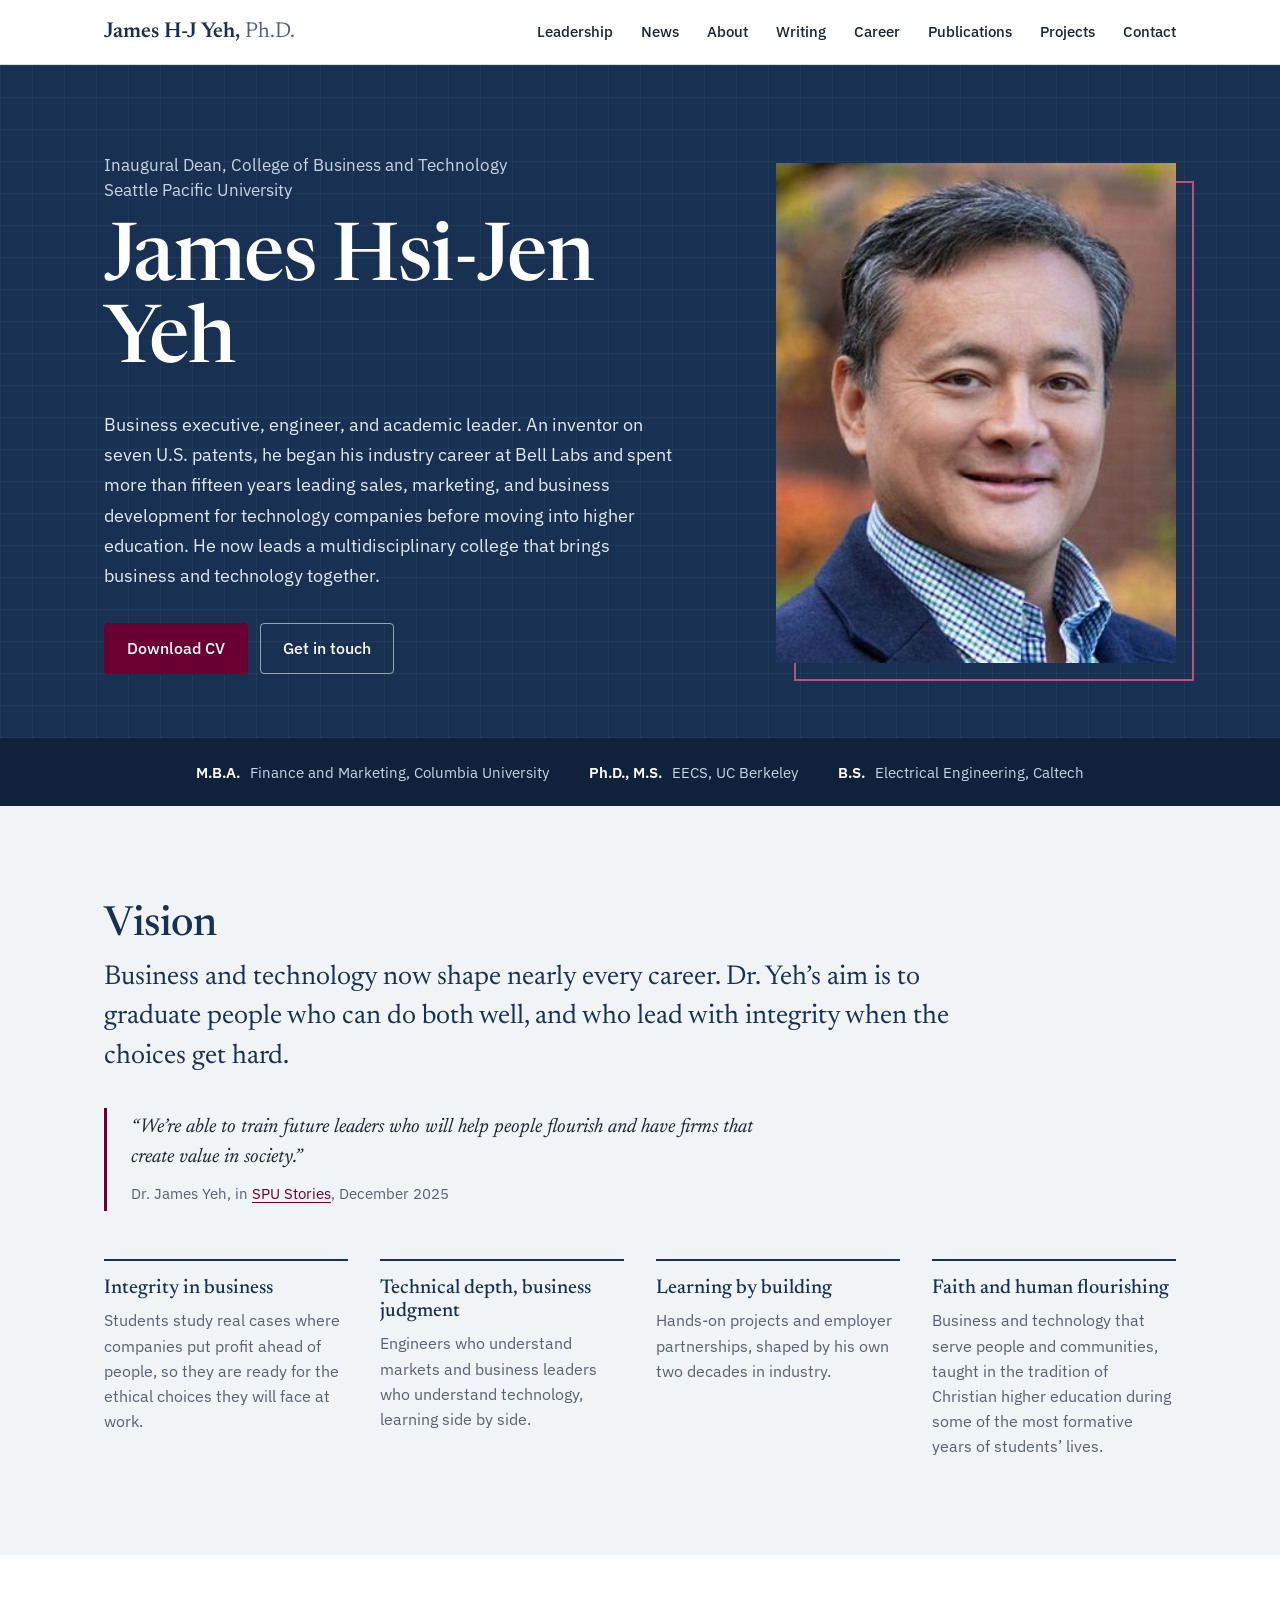
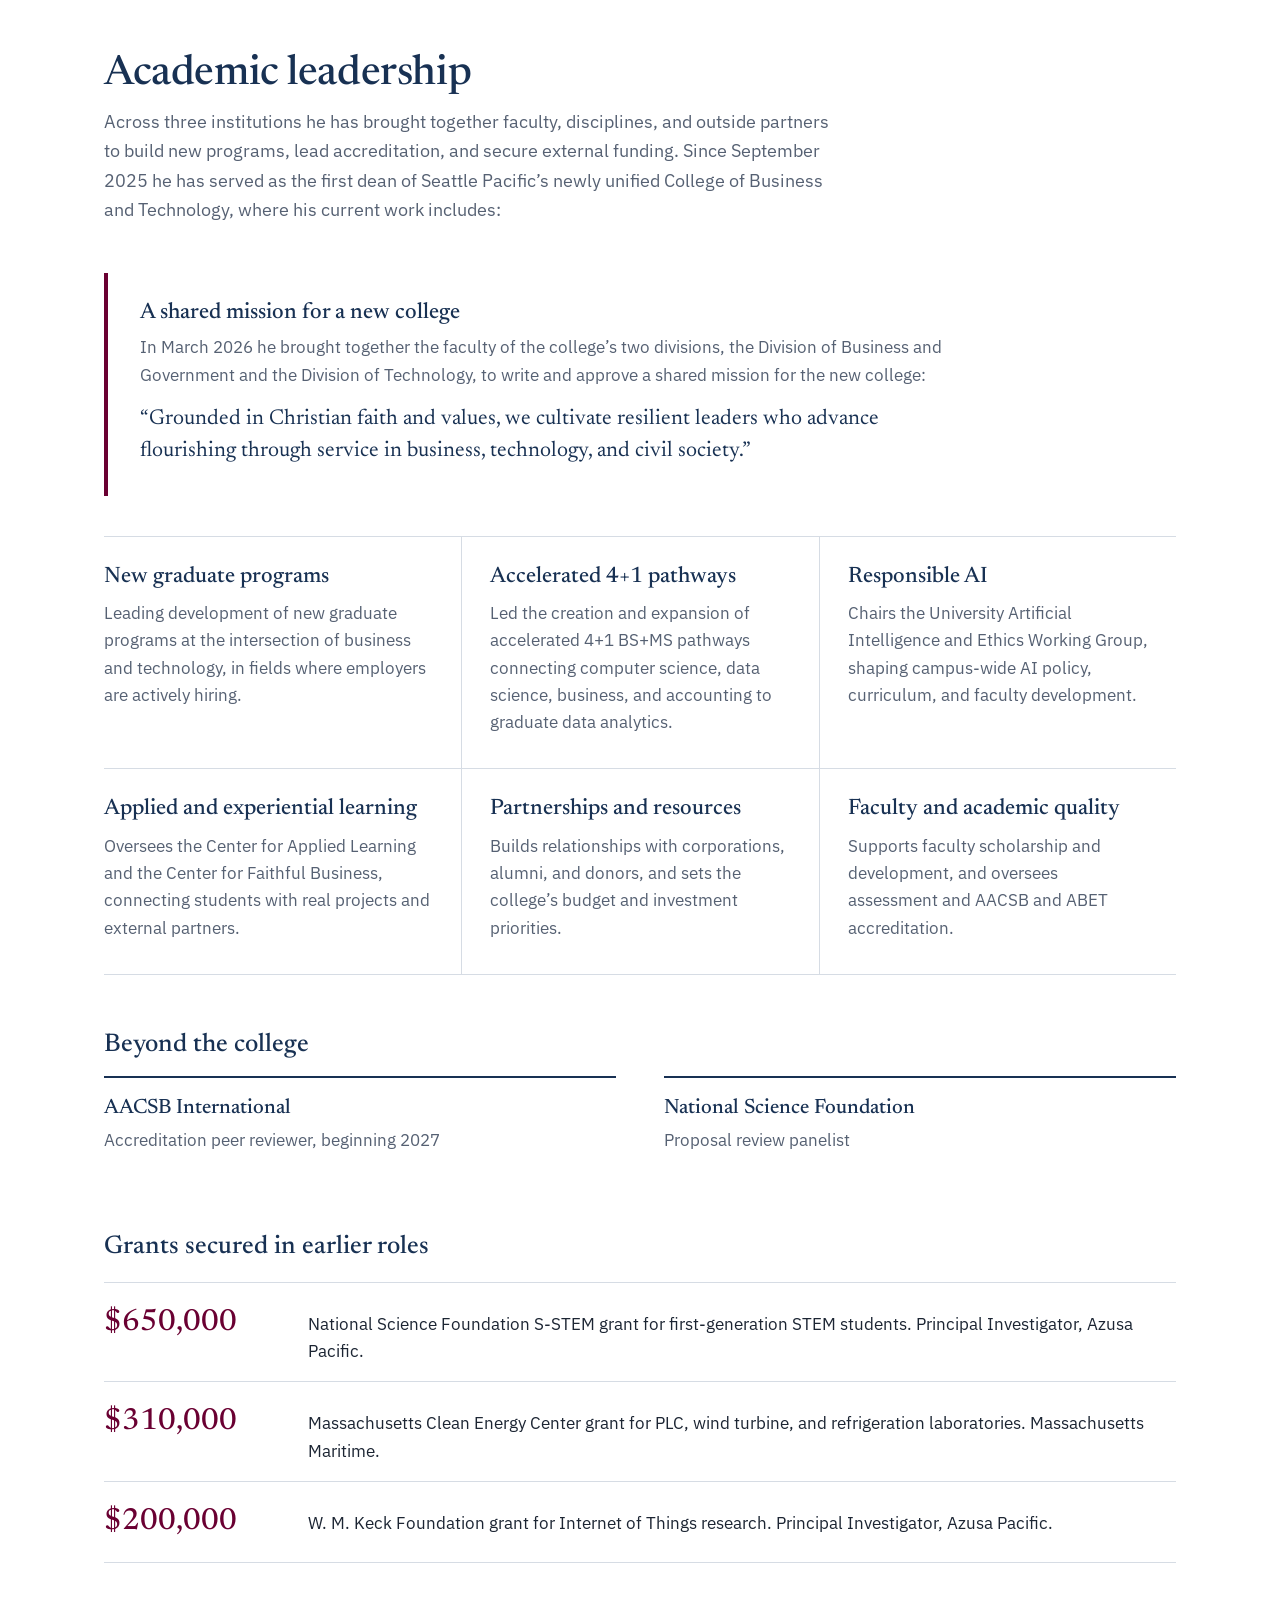
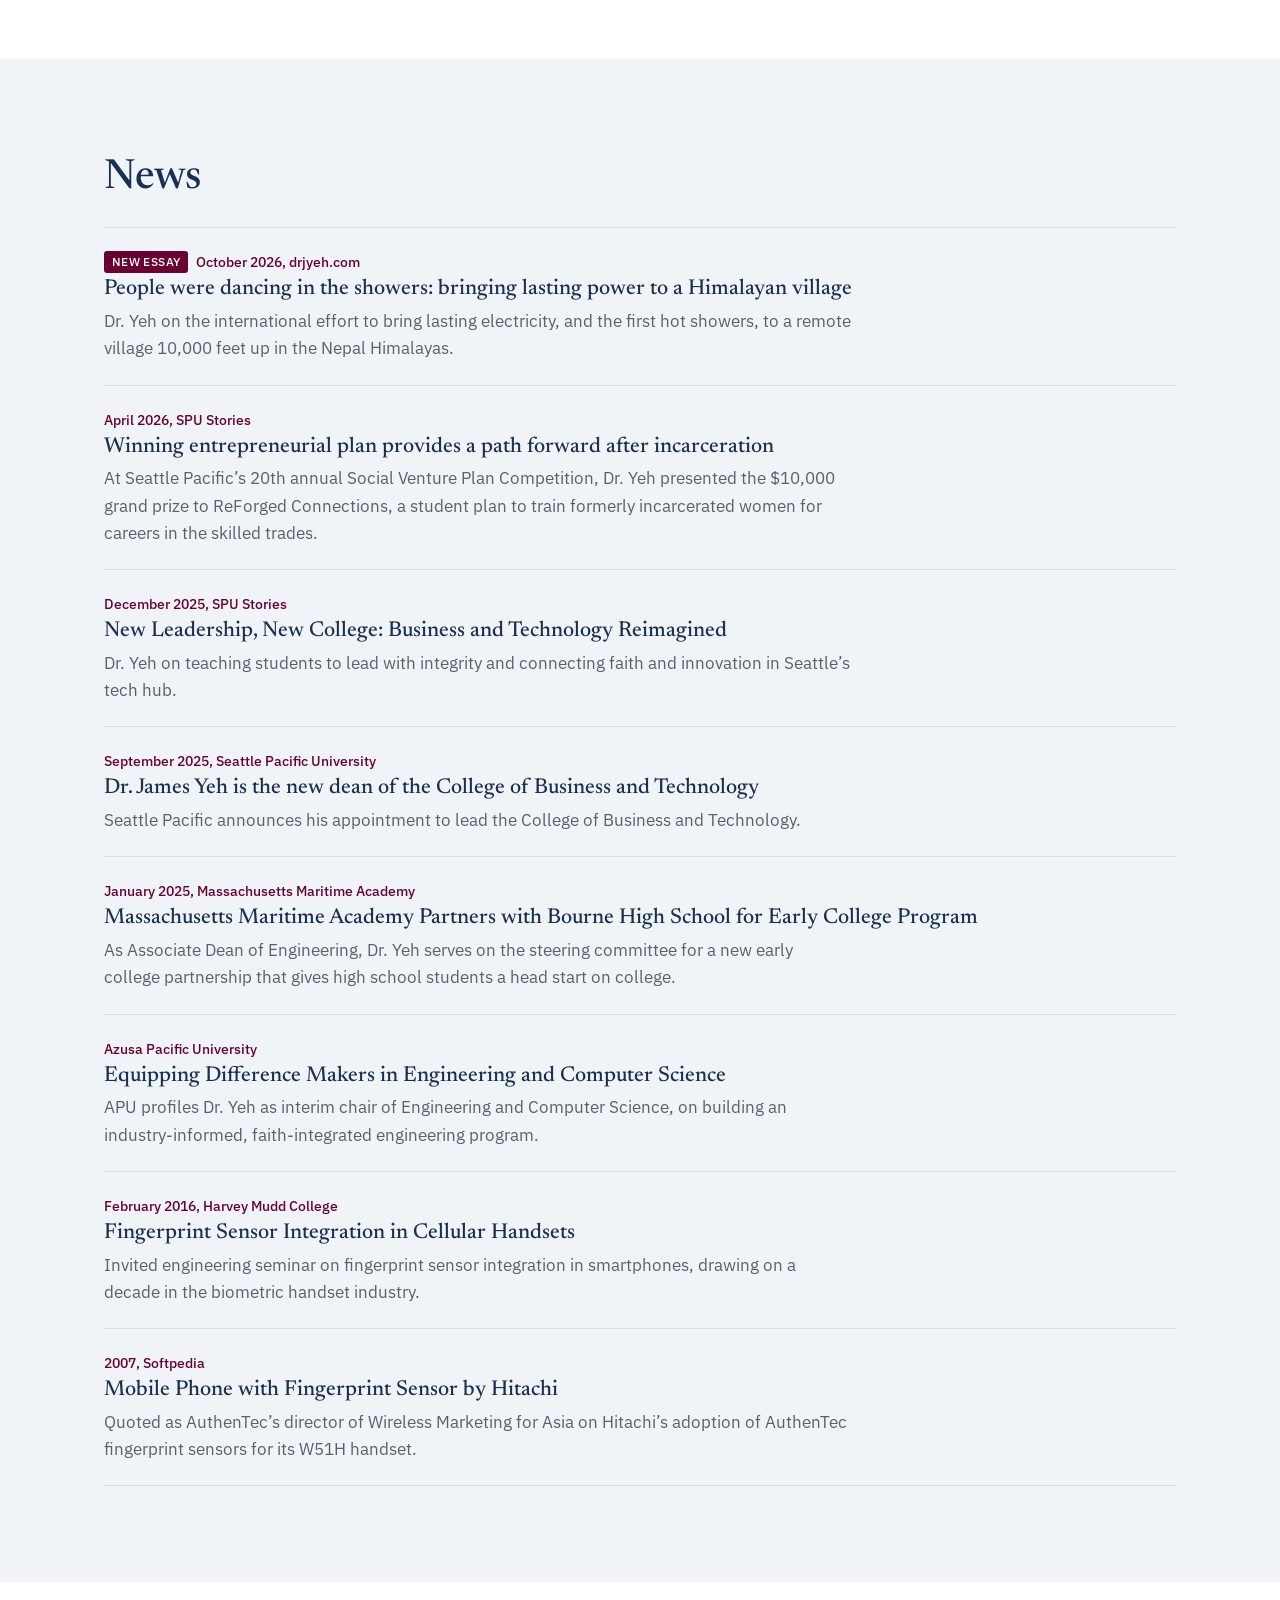
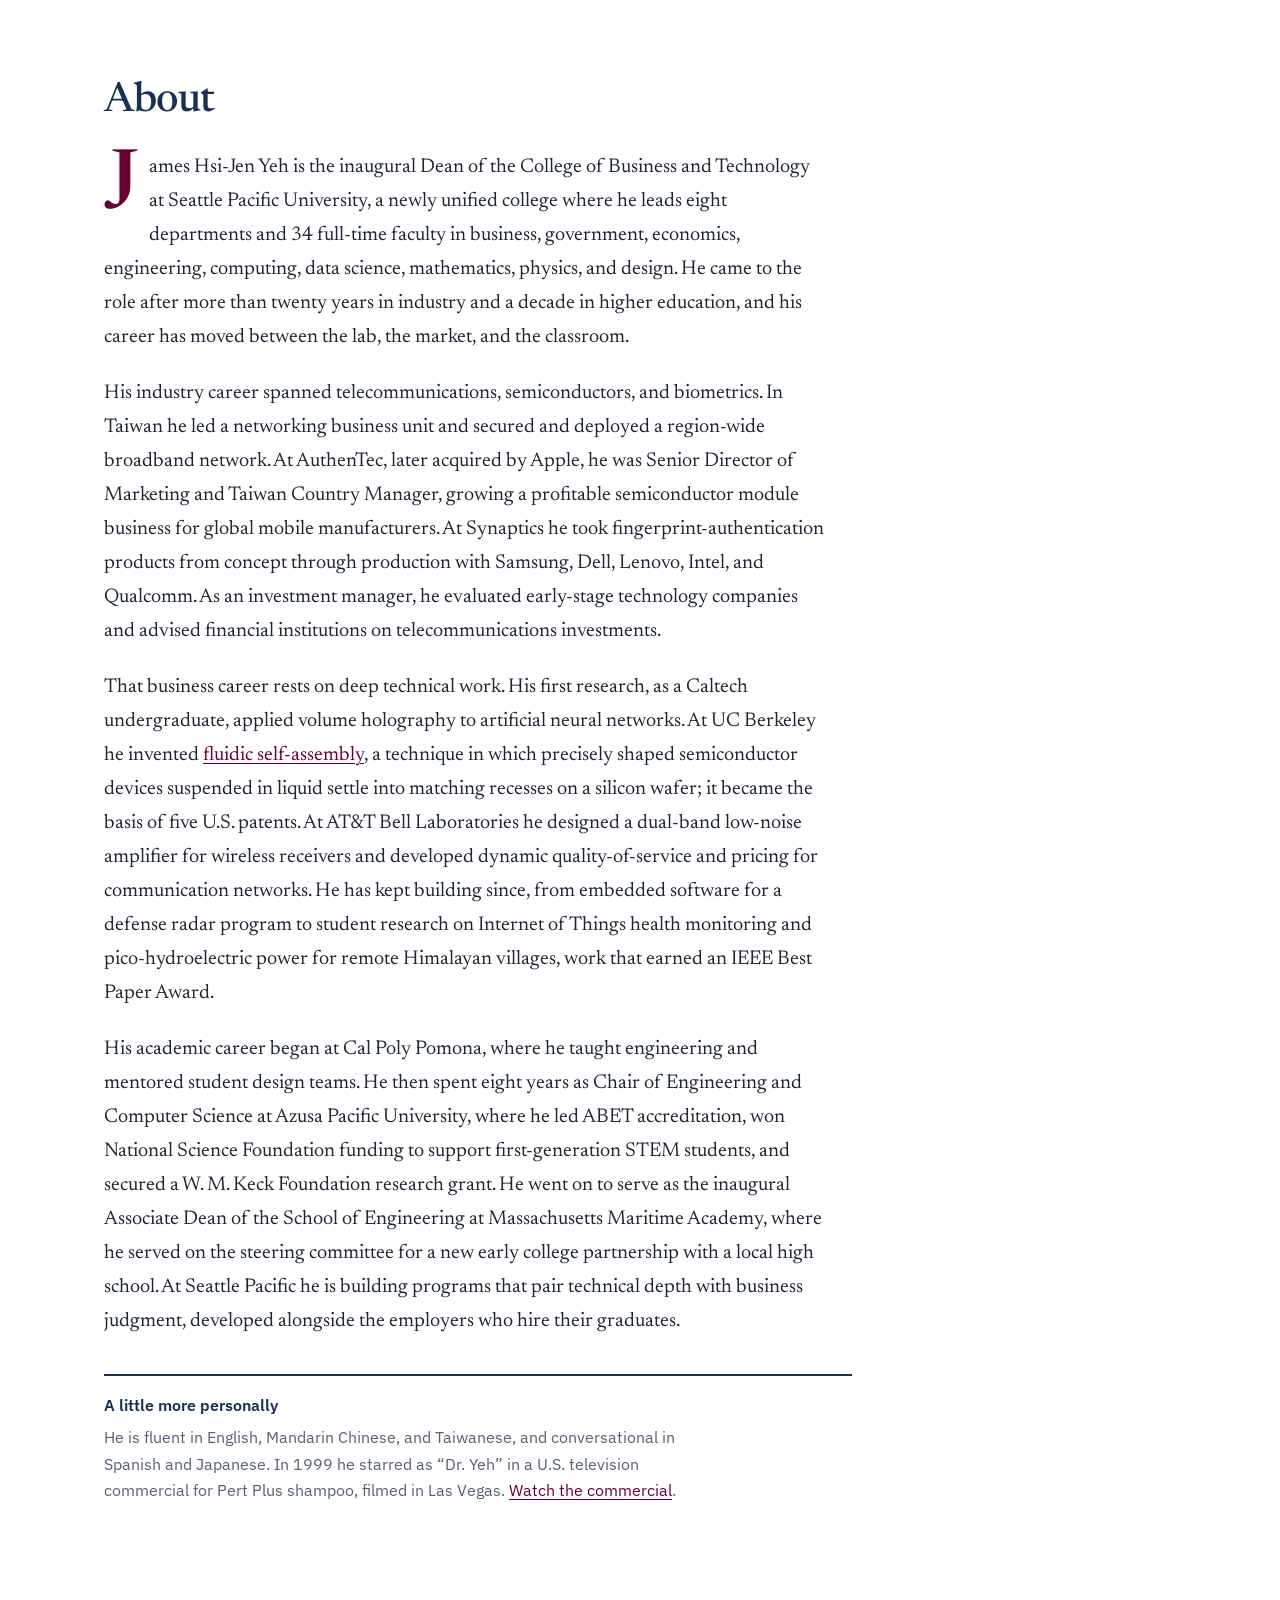
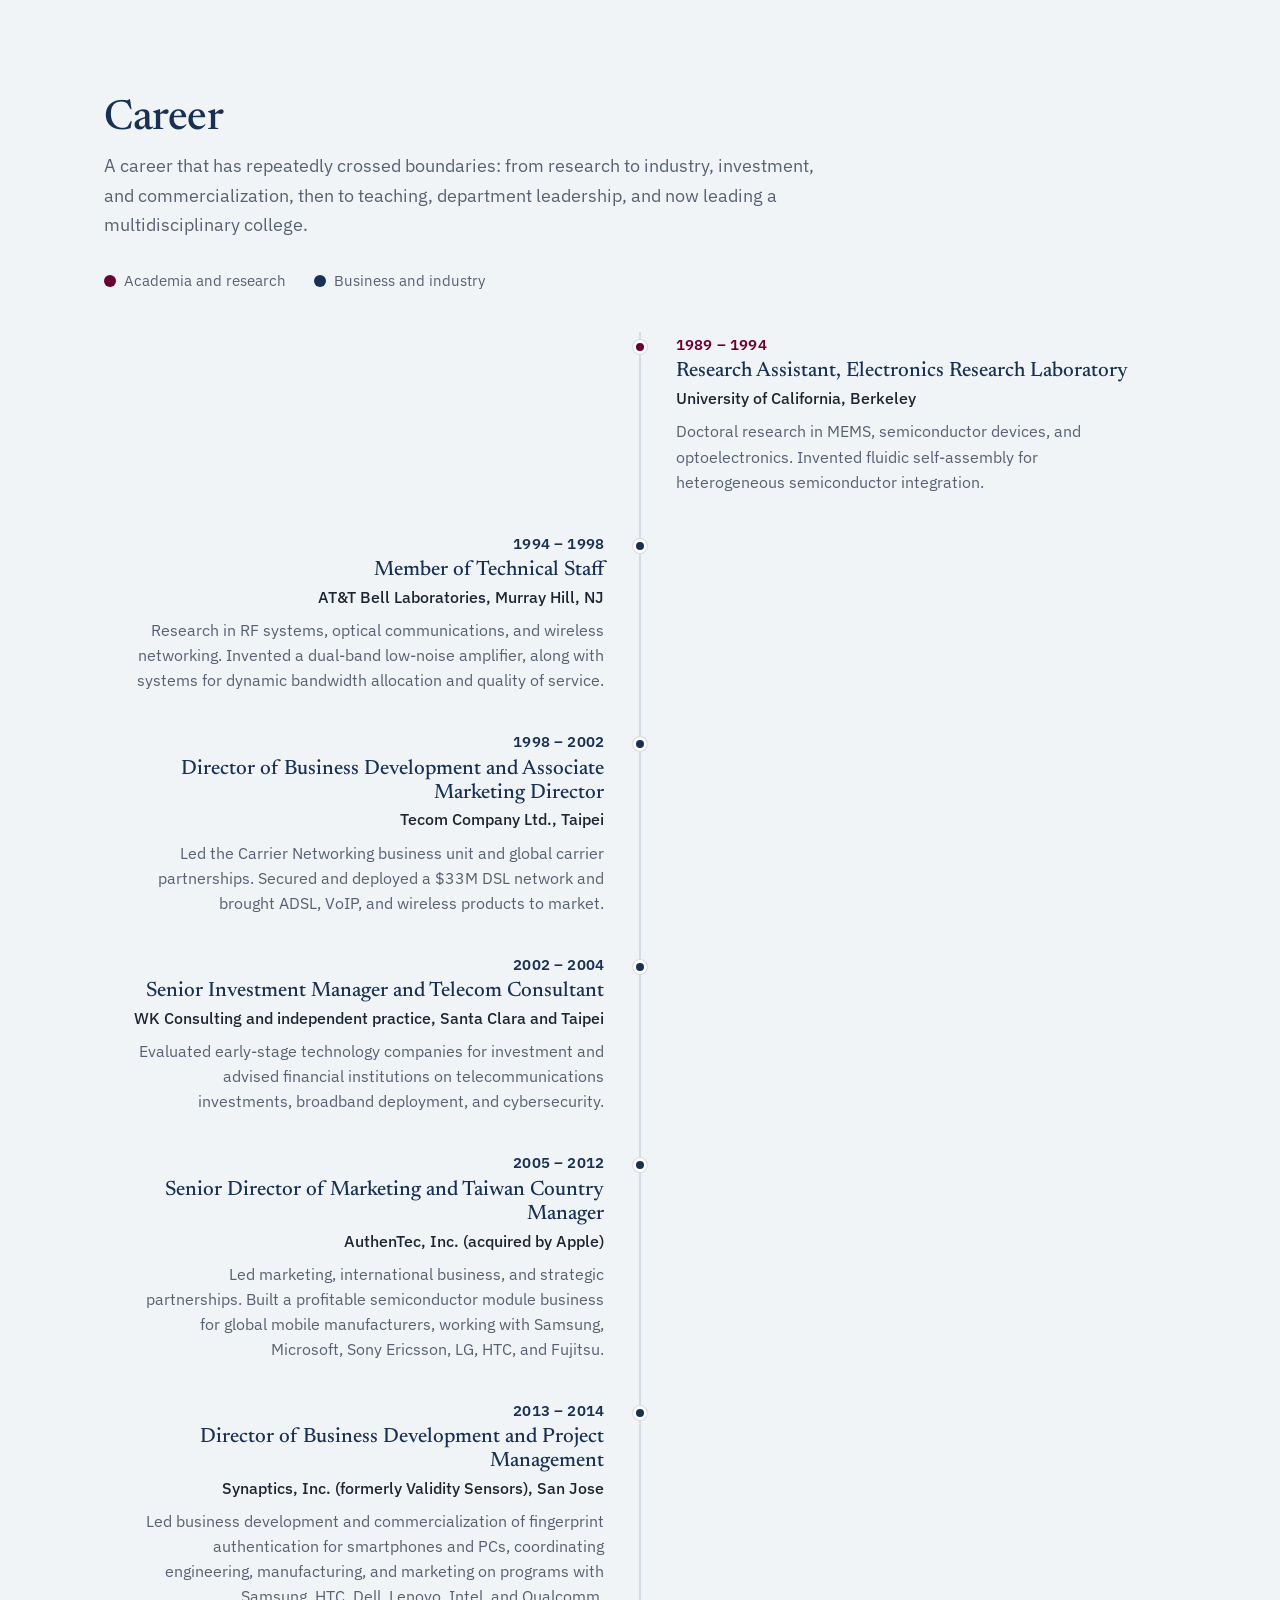
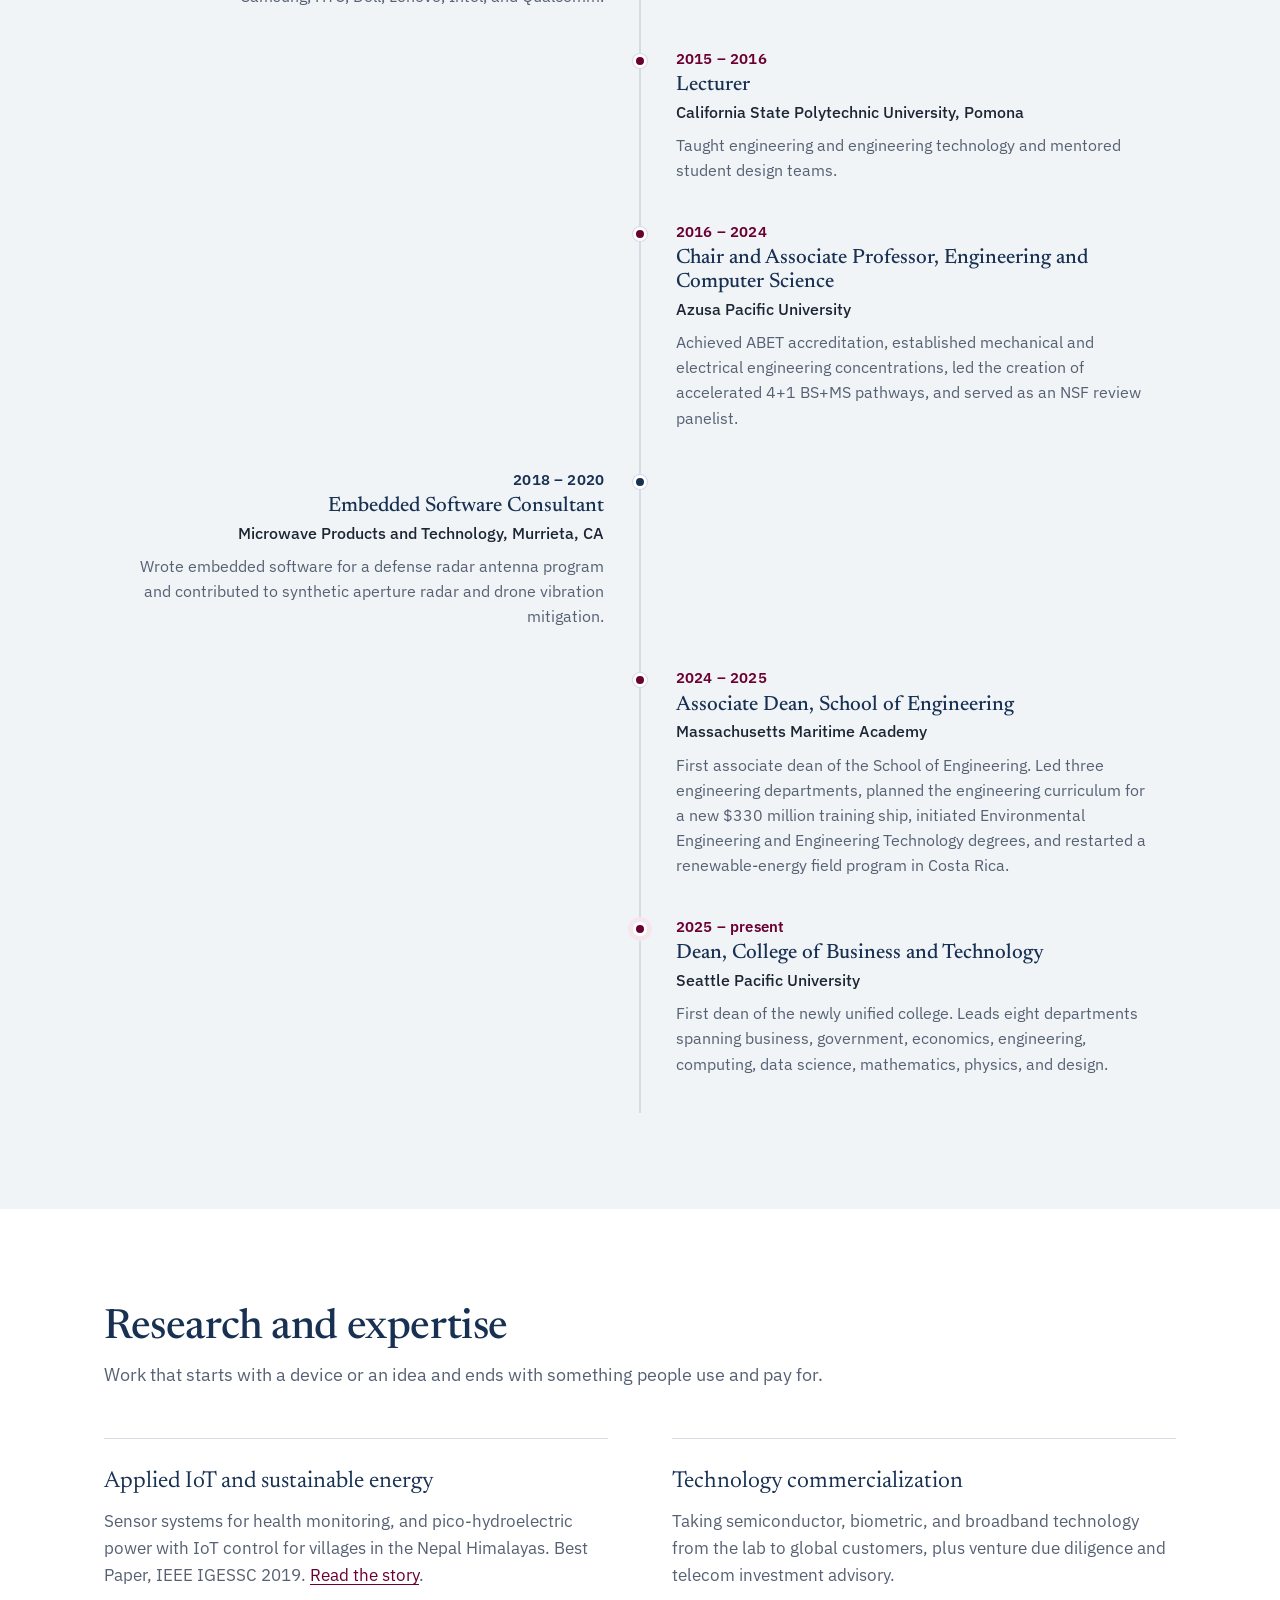
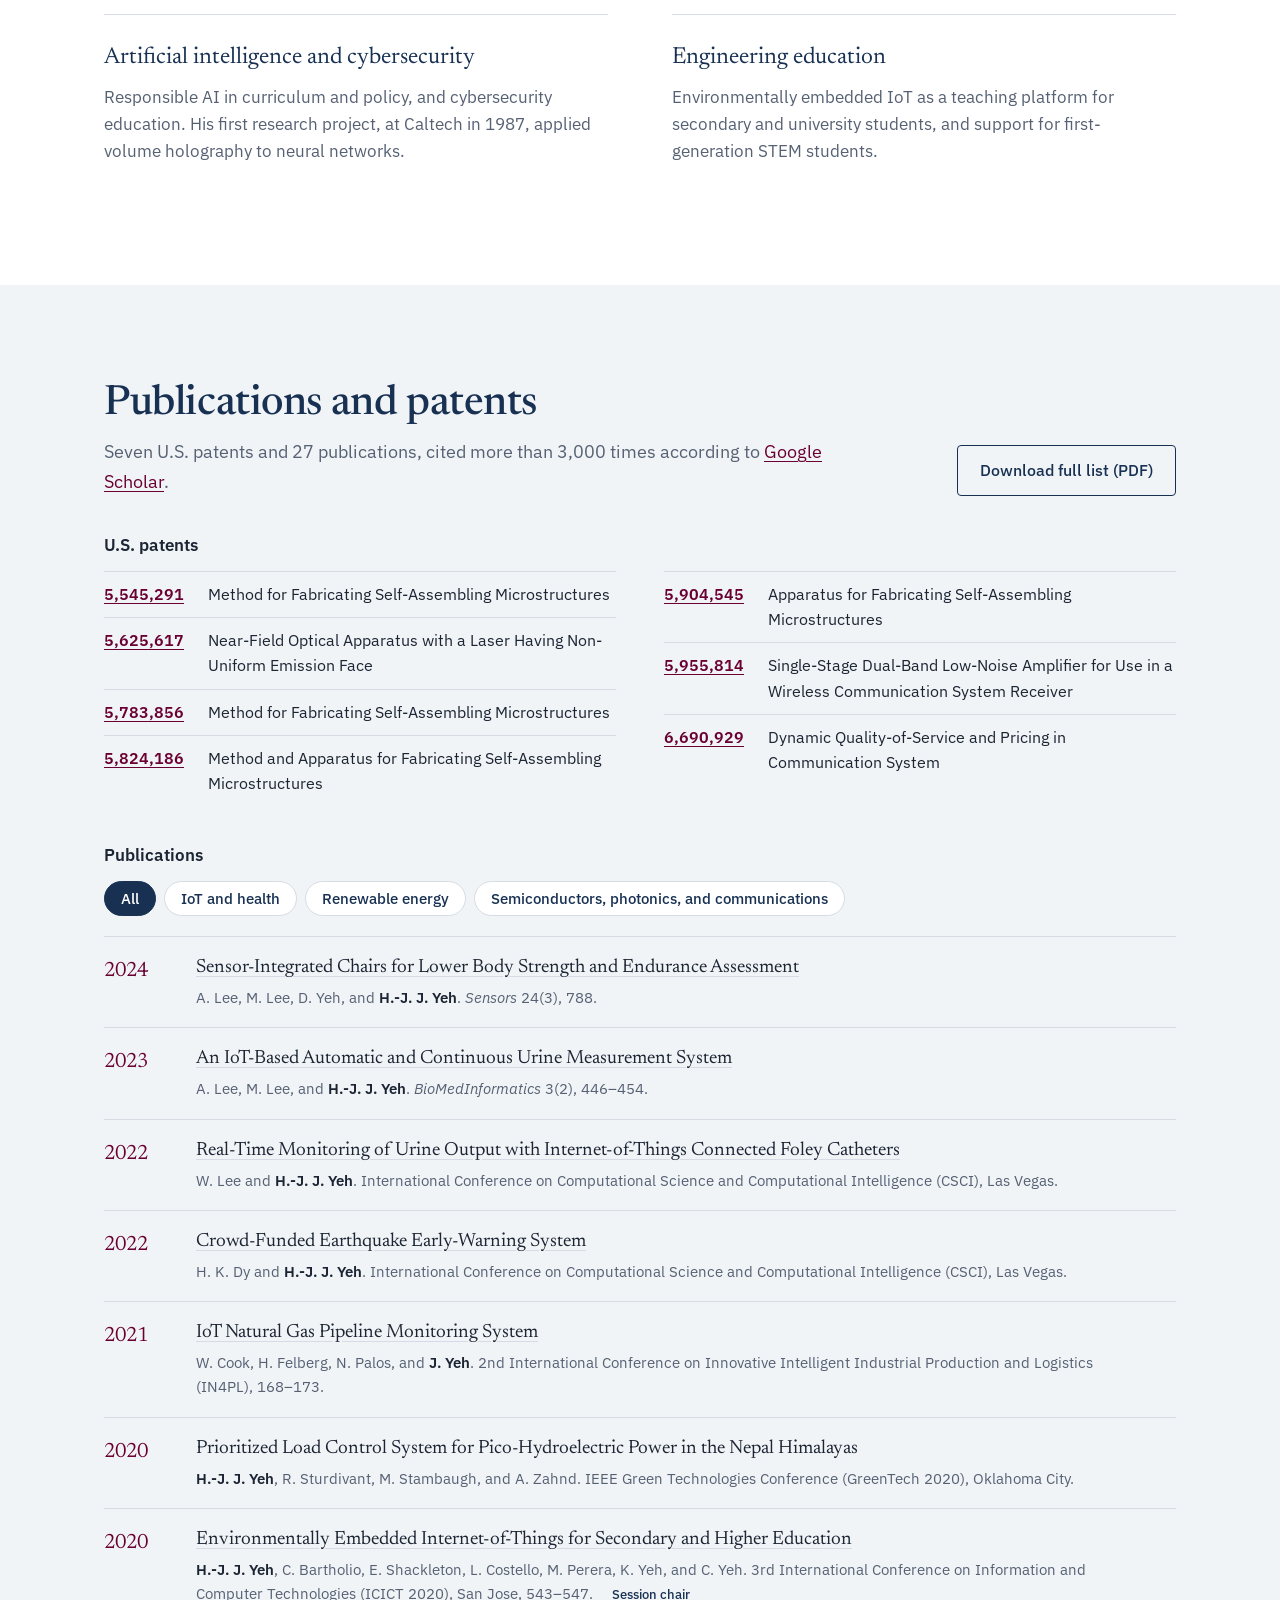
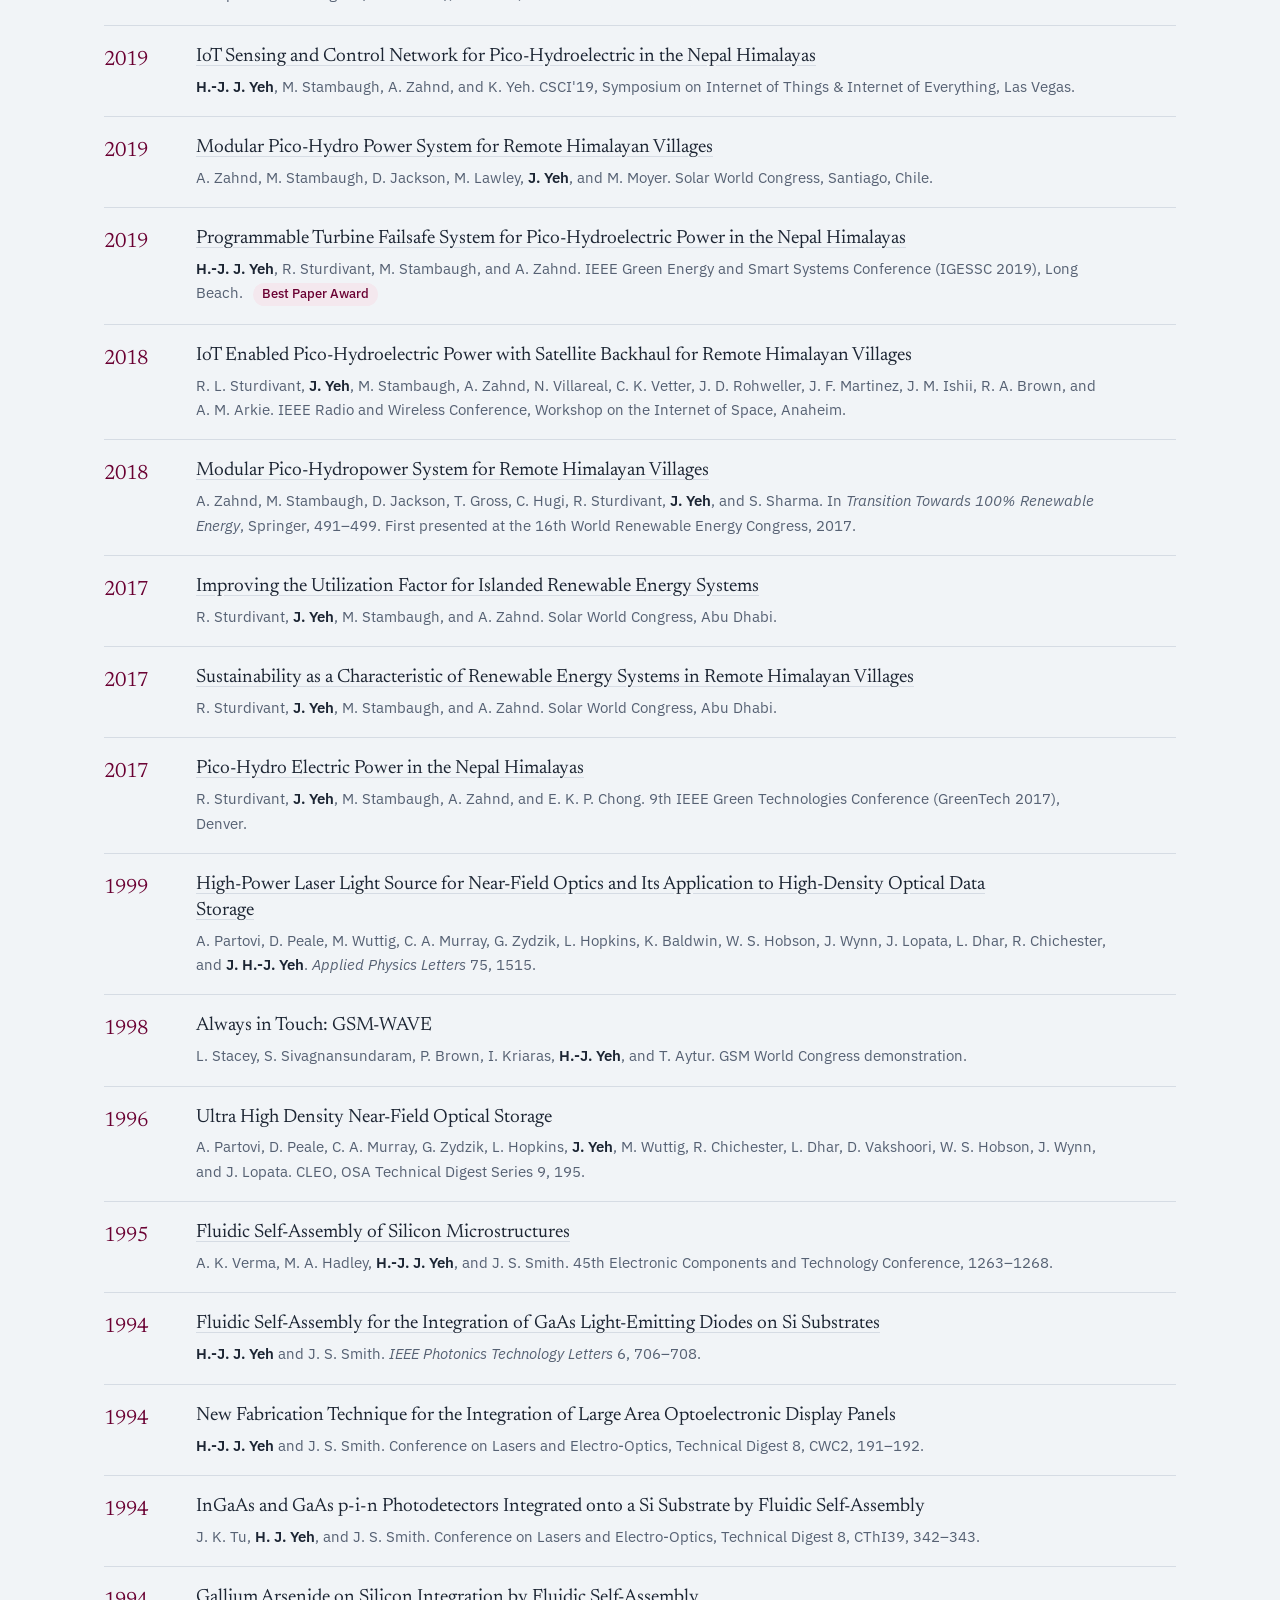
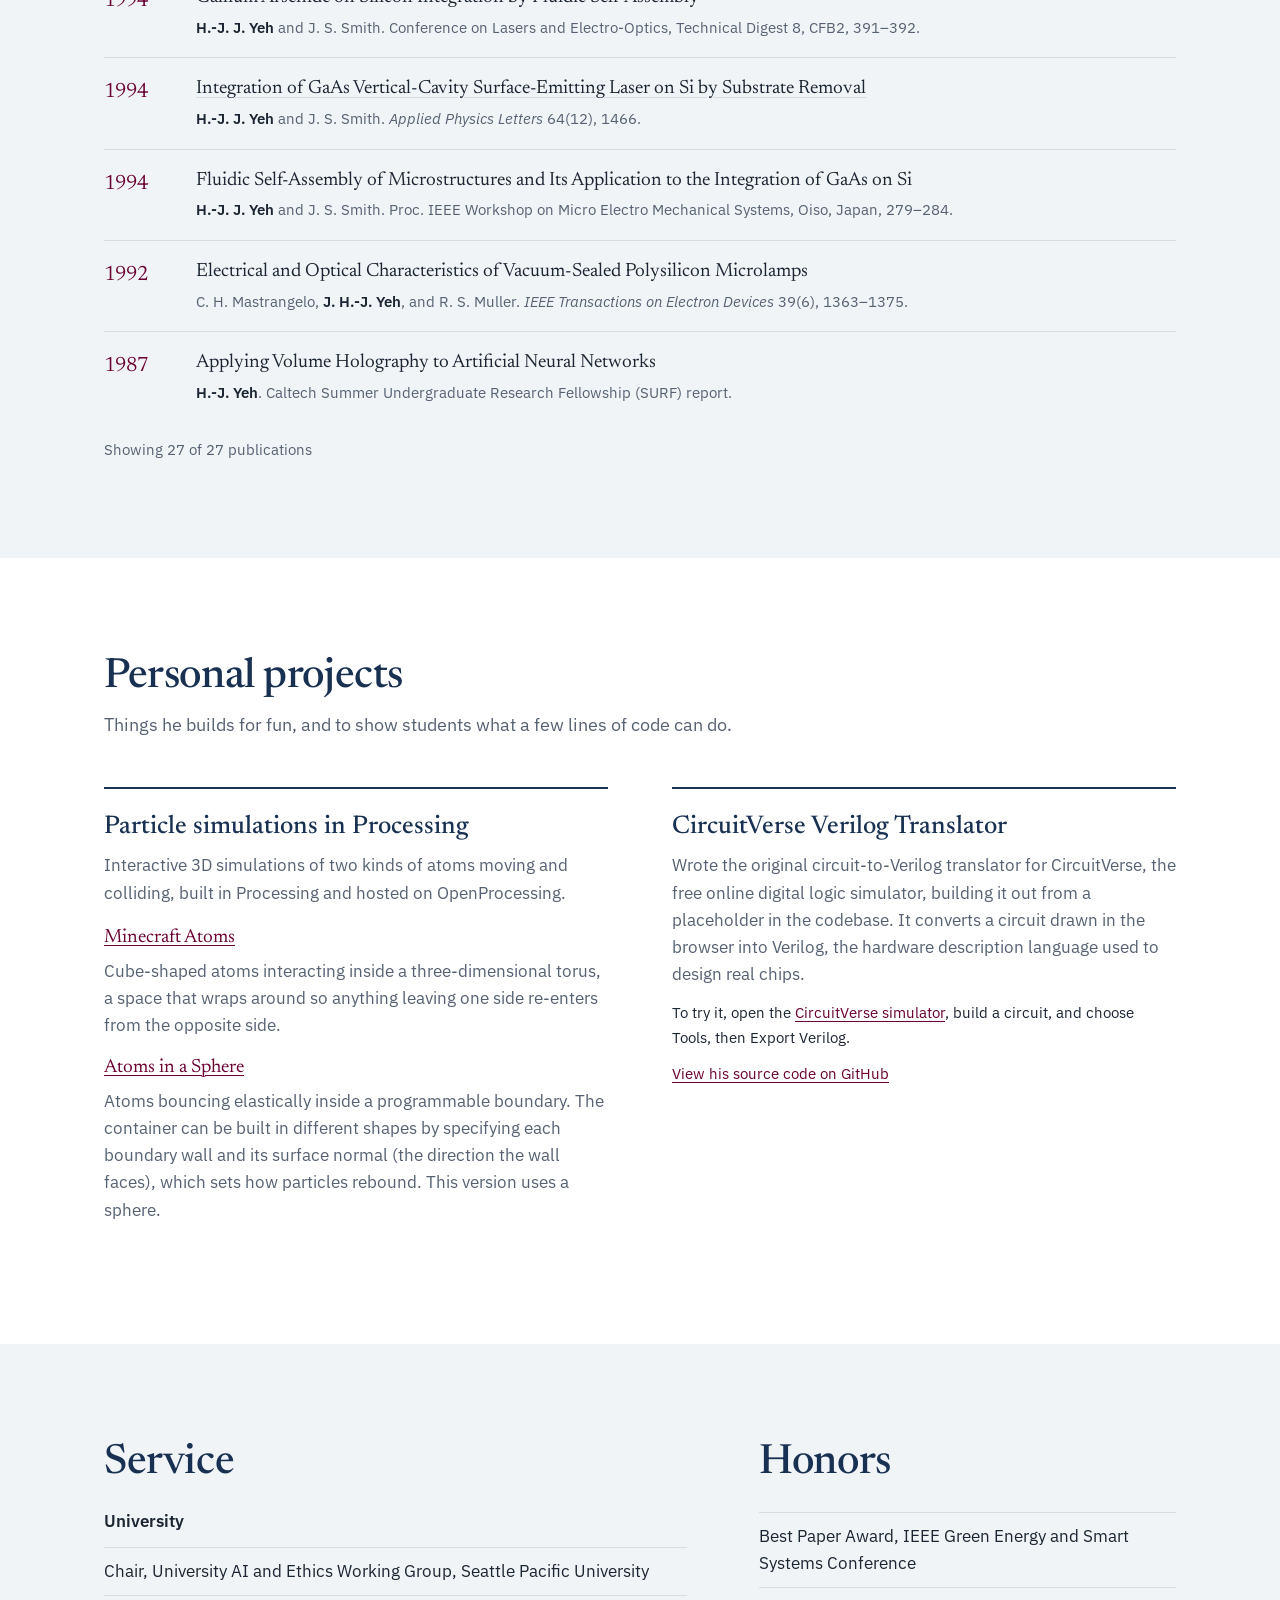
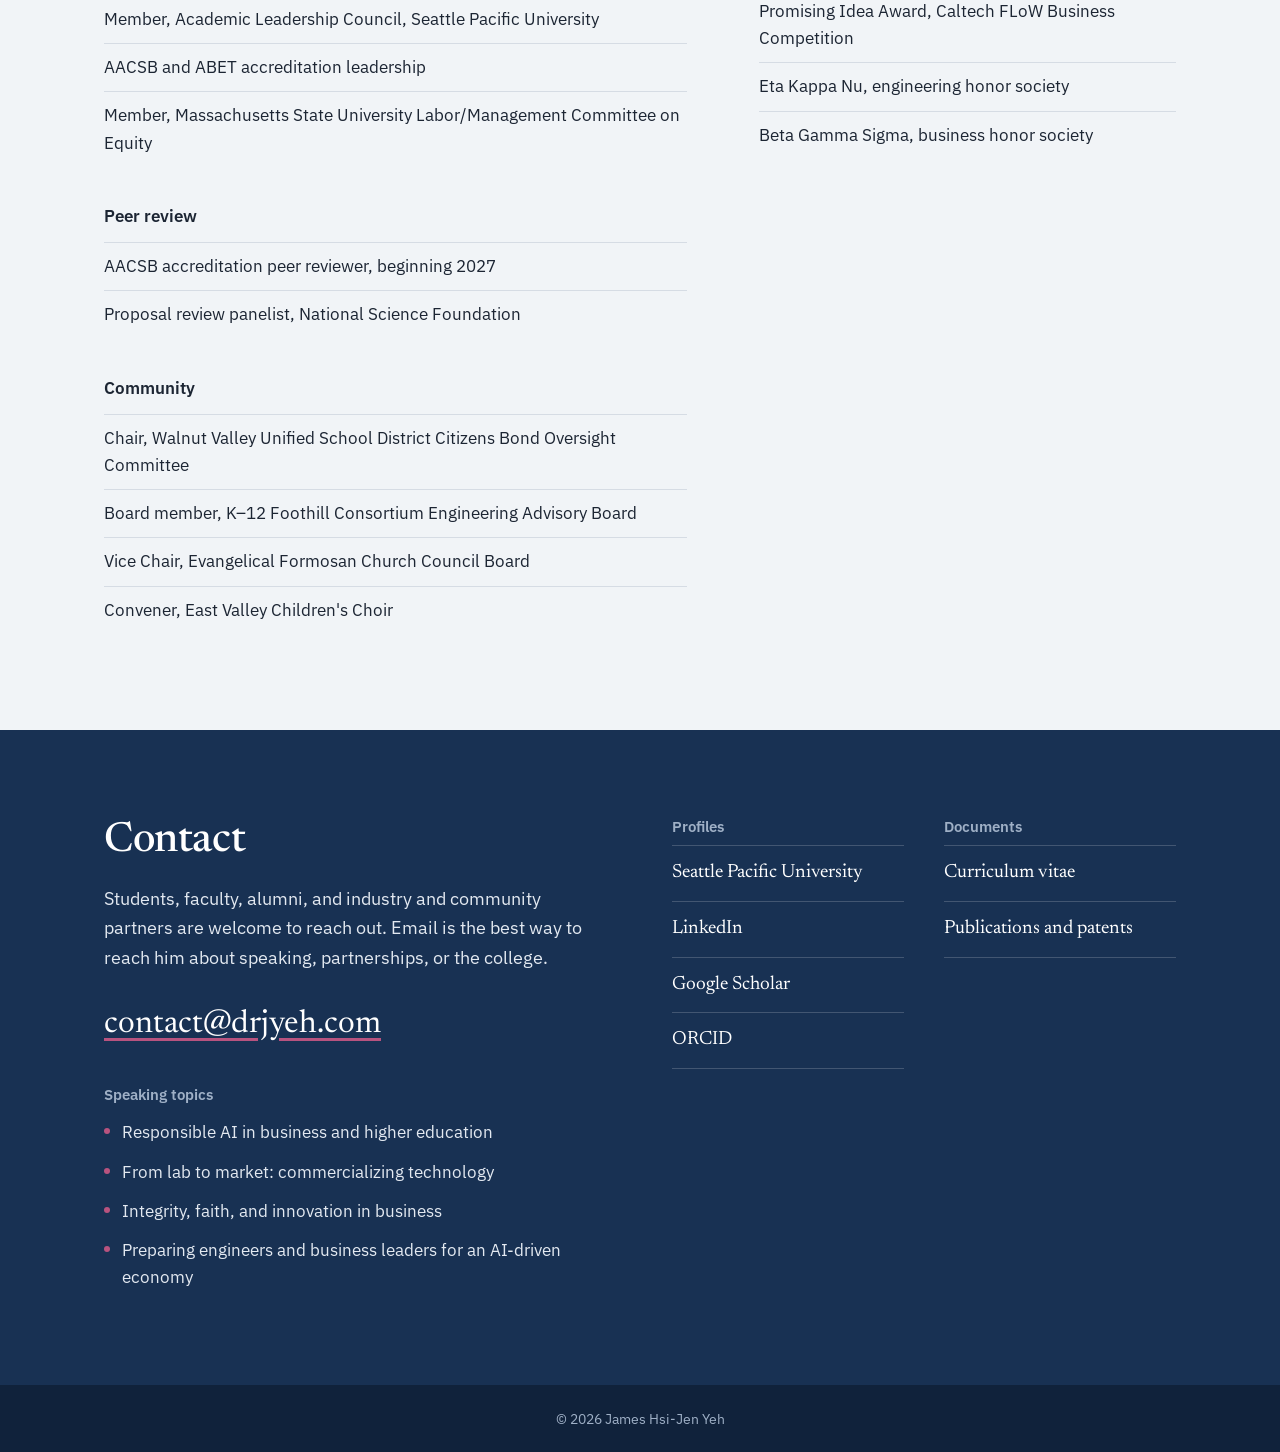
<file: index.html>
<!DOCTYPE html>
<html lang="en">
<head>
  <meta charset="utf-8">
  <meta name="viewport" content="width=device-width, initial-scale=1">
  <title>Dr. James Yeh | Dean, College of Business and Technology, Seattle Pacific University</title>
  <meta name="description" content="Dr. James Hsi-Jen Yeh is the inaugural Dean of the College of Business and Technology at Seattle Pacific University. Former sales, marketing, and business development executive in telecommunications, semiconductors, and biometrics; Columbia M.B.A., Berkeley Ph.D., and inventor on seven U.S. patents.">
  <link rel="canonical" href="https://drjyeh.com/">

  <meta property="og:type" content="profile">
  <meta property="og:title" content="Dr. James Hsi-Jen Yeh">
  <meta property="og:description" content="Dean, College of Business and Technology, Seattle Pacific University. Technology business executive, engineer, and inventor.">
  <meta property="og:url" content="https://drjyeh.com/">
  <meta property="og:image" content="https://drjyeh.com/assets/headshot.jpg">
  <meta name="twitter:card" content="summary">

  <link rel="icon" href="data:image/svg+xml,%3Csvg xmlns='http://www.w3.org/2000/svg' viewBox='0 0 64 64'%3E%3Crect width='64' height='64' rx='10' fill='%23183153'/%3E%3Ctext x='32' y='43' font-family='Georgia,serif' font-size='30' fill='%23fff' text-anchor='middle'%3EJY%3C/text%3E%3C/svg%3E">
  <link rel="preconnect" href="https://fonts.googleapis.com">
  <link rel="preconnect" href="https://fonts.gstatic.com" crossorigin>
  <link href="https://fonts.googleapis.com/css2?family=IBM+Plex+Sans:wght@400;500;600&family=Newsreader:opsz,wght@6..72,400;6..72,500;6..72,600&display=swap" rel="stylesheet">
  <link rel="preload" as="image" href="assets/headshot-800.jpg" imagesrcset="assets/headshot-400.jpg 400w, assets/headshot-800.jpg 800w" imagesizes="(max-width: 760px) 260px, 400px" fetchpriority="high">
  <link rel="stylesheet" href="style.css">

  <script type="application/ld+json">
  {
    "@context": "https://schema.org",
    "@type": "ProfilePage",
    "@id": "https://drjyeh.com/",
    "url": "https://drjyeh.com/",
    "name": "Dr. James Hsi-Jen Yeh",
    "dateModified": "2026-10-06",
    "mainEntity": {
      "@type": "Person",
      "@id": "https://drjyeh.com/#person",
      "name": "James Hsi-Jen Yeh",
      "alternateName": [
        "James Yeh",
        "Dr. James Yeh",
        "Hsi-Jen James Yeh",
        "James H-J Yeh",
        "H.-J. J. Yeh"
      ],
      "honorificPrefix": "Dr.",
      "jobTitle": "Inaugural Dean, College of Business and Technology",
      "knowsAbout": [
        "Academic leadership",
        "Business and technology education",
        "Engineering education",
        "Responsible AI",
        "Technology commercialization",
        "Internet of Things",
        "Semiconductors",
        "Wireless communications",
        "AACSB accreditation",
        "ABET accreditation"
      ],
      "worksFor": {
        "@type": "CollegeOrUniversity",
        "name": "Seattle Pacific University",
        "url": "https://spu.edu/"
      },
      "alumniOf": [
        {
          "@type": "CollegeOrUniversity",
          "name": "California Institute of Technology"
        },
        {
          "@type": "CollegeOrUniversity",
          "name": "University of California, Berkeley"
        },
        {
          "@type": "CollegeOrUniversity",
          "name": "Columbia University"
        }
      ],
      "url": "https://drjyeh.com/",
      "image": "https://drjyeh.com/assets/headshot.jpg",
      "email": "mailto:contact@drjyeh.com",
      "sameAs": [
        "https://spu.edu/academics/college-business-technology/faculty-staff/yeh-james1",
        "https://www.linkedin.com/in/drjyeh",
        "https://scholar.google.com/citations?user=H1wKb8wAAAAJ",
        "https://orcid.org/0000-0002-2431-3859",
        "https://github.com/drjyeh"
      ],
      "description": "Inaugural Dean of the College of Business and Technology at Seattle Pacific University. Academic leader, engineer, and former technology executive whose career spans research at AT&T Bell Laboratories, technology commercialization, and higher education leadership. Inventor on seven U.S. patents."
    }
  }
  </script>
</head>
<body>
  <a class="skip" href="#main">Skip to content</a>

  <header class="site-header">
    <div class="bar">
      <a class="wordmark" href="#top">James H-J Yeh, <span>Ph.D.</span></a>
      <button class="nav-toggle" aria-expanded="false" aria-controls="site-nav">Menu</button>
      <nav id="site-nav" aria-label="Main">
        <ul>
          <li><a href="#leadership">Leadership</a></li>
          <li><a href="#news">News</a></li>
          <li><a href="#about">About</a></li>
          <li><a href="writing/index.html">Writing</a></li>
          <li><a href="#career">Career</a></li>
          <li><a href="#publications">Publications</a></li>
          <li><a href="#projects">Projects</a></li>
          <li><a href="#contact">Contact</a></li>
        </ul>
      </nav>
    </div>
  </header>

  <main id="main">
    <!-- HERO -->
    <section class="hero" id="top">
      <div class="hero-inner">
        <div class="hero-text">
          <p class="hero-role">Inaugural Dean, College of Business and Technology<br>Seattle Pacific University</p>
          <h1>James Hsi&#8209;Jen Yeh</h1>
          <p class="hero-lede">Business executive, engineer, and academic leader. An inventor on seven U.S. patents, he began his industry career at Bell Labs and spent more than fifteen years leading sales, marketing, and business development for technology companies before moving into higher education. He now leads a multidisciplinary college that brings business and technology together.</p>
          <div class="hero-actions">
            <a class="btn btn-primary" href="assets/CV.pdf?v=2026-09e">Download CV</a>
            <a class="btn btn-ghost" href="#contact">Get in touch</a>
          </div>
        </div>
        <figure class="hero-photo">
          <img src="assets/headshot-800.jpg" srcset="assets/headshot-400.jpg 400w, assets/headshot-800.jpg 800w" sizes="(max-width: 760px) 260px, 400px" alt="Portrait of Dr. James Yeh" width="800" height="800" fetchpriority="high" decoding="async">
        </figure>
      </div>
      <ul class="credentials" aria-label="Education">
        <li><strong>M.B.A.</strong> Finance and Marketing, Columbia University</li>
        <li><strong>Ph.D., M.S.</strong> EECS, UC Berkeley</li>
        <li><strong>B.S.</strong> Electrical Engineering, Caltech</li>
      </ul>
    </section>

    <!-- VISION -->
    <section class="section tint" id="vision">
      <div class="wrap">
        <h2>Vision</h2>
        <p class="vision-lede">Business and technology now shape nearly every career. Dr. Yeh&rsquo;s aim is to graduate people who can do both well, and who lead with integrity when the choices get hard.</p>
        <blockquote class="vision-quote">
          <p>&ldquo;We&rsquo;re able to train future leaders who will help people flourish and have firms that create value in society.&rdquo;</p>
          <cite>Dr. James Yeh, in <a href="https://stories.spu.edu/articles/business-and-technology-reimagined">SPU Stories</a>, December 2025</cite>
        </blockquote>
        <div class="pillars">
          <article>
            <h3>Integrity in business</h3>
            <p>Students study real cases where companies put profit ahead of people, so they are ready for the ethical choices they will face at work.</p>
          </article>
          <article>
            <h3>Technical depth, business judgment</h3>
            <p>Engineers who understand markets and business leaders who understand technology, learning side by side.</p>
          </article>
          <article>
            <h3>Learning by building</h3>
            <p>Hands-on projects and employer partnerships, shaped by his own two decades in industry.</p>
          </article>
          <article>
            <h3>Faith and human flourishing</h3>
            <p>Business and technology that serve people and communities, taught in the tradition of Christian higher education during some of the most formative years of students&rsquo; lives.</p>
          </article>
        </div>
      </div>
    </section>

    <!-- LEADERSHIP -->
    <section class="section" id="leadership">
      <div class="wrap">
        <h2>Academic leadership</h2>
        <p class="section-intro">Across three institutions he has brought together faculty, disciplines, and outside partners to build new programs, lead accreditation, and secure external funding. Since September 2025 he has served as the first dean of Seattle Pacific&rsquo;s newly unified College of Business and Technology, where his current work includes:</p>
        <div class="mission">
          <h3>A shared mission for a new college</h3>
          <p>In March 2026 he brought together the faculty of the college&rsquo;s two divisions, the Division of Business and Government and the Division of Technology, to write and approve a shared mission for the new college:</p>
          <blockquote>&ldquo;Grounded in Christian faith and values, we cultivate resilient leaders who advance flourishing through service in business, technology, and civil society.&rdquo;</blockquote>
        </div>
        <div class="initiatives">
          <article>
            <h3>New graduate programs</h3>
            <p>Leading development of new graduate programs at the intersection of business and technology, in fields where employers are actively hiring.</p>
          </article>
          <article>
            <h3>Accelerated 4+1 pathways</h3>
            <p>Led the creation and expansion of accelerated 4+1 BS+MS pathways connecting computer science, data science, business, and accounting to graduate data analytics.</p>
          </article>
          <article>
            <h3>Responsible AI</h3>
            <p>Chairs the University Artificial Intelligence and Ethics Working Group, shaping campus-wide AI policy, curriculum, and faculty development.</p>
          </article>
          <article>
            <h3>Applied and experiential learning</h3>
            <p>Oversees the Center for Applied Learning and the Center for Faithful Business, connecting students with real projects and external partners.</p>
          </article>
          <article>
            <h3>Partnerships and resources</h3>
            <p>Builds relationships with corporations, alumni, and donors, and sets the college&rsquo;s budget and investment priorities.</p>
          </article>
          <article>
            <h3>Faculty and academic quality</h3>
            <p>Supports faculty scholarship and development, and oversees assessment and AACSB and ABET accreditation.</p>
          </article>
        </div>

        <div class="beyond">
          <h3>Beyond the college</h3>
          <ul>
            <li><strong>AACSB International</strong> Accreditation peer reviewer, beginning 2027</li>
            <li><strong>National Science Foundation</strong> Proposal review panelist</li>
          </ul>
        </div>

        <div class="funding">
          <h3>Grants secured in earlier roles</h3>
          <ul>
            <li><span class="amt">$650,000</span><span class="what">National Science Foundation S-STEM grant for first-generation STEM students. Principal Investigator, Azusa Pacific.</span></li>
            <li><span class="amt">$310,000</span><span class="what">Massachusetts Clean Energy Center grant for PLC, wind turbine, and refrigeration laboratories. Massachusetts Maritime.</span></li>
            <li><span class="amt">$200,000</span><span class="what">W. M. Keck Foundation grant for Internet of Things research. Principal Investigator, Azusa Pacific.</span></li>
          </ul>
        </div>
      </div>
    </section>

    <!-- NEWS -->
    <section class="section tint" id="news">
      <div class="wrap">
        <h2>News</h2>
        <ul class="news">
          <li>
            <p class="news-meta"><span class="tag-new">New essay</span><time datetime="2026-10-06">October 2026</time>, drjyeh.com</p>
            <h3><a href="writing/himalayan-village-power/index.html">People were dancing in the showers: bringing lasting power to a Himalayan village</a></h3>
            <p>Dr. Yeh on the international effort to bring lasting electricity, and the first hot showers, to a remote village 10,000 feet up in the Nepal Himalayas.</p>
          </li>
          <li>
            <p class="news-meta"><time datetime="2026-04">April 2026</time>, SPU Stories</p>
            <h3><a href="https://stories.spu.edu/articles/winning-social-venture-plan">Winning entrepreneurial plan provides a path forward after incarceration</a></h3>
            <p>At Seattle Pacific&rsquo;s 20th annual Social Venture Plan Competition, Dr. Yeh presented the $10,000 grand prize to ReForged Connections, a student plan to train formerly incarcerated women for careers in the skilled trades.</p>
          </li>
          <li>
            <p class="news-meta"><time datetime="2025-12">December 2025</time>, SPU Stories</p>
            <h3><a href="https://stories.spu.edu/articles/business-and-technology-reimagined">New Leadership, New College: Business and Technology Reimagined</a></h3>
            <p>Dr. Yeh on teaching students to lead with integrity and connecting faith and innovation in Seattle&rsquo;s tech hub.</p>
          </li>
          <li>
            <p class="news-meta"><time datetime="2025-09-18">September 2025</time>, Seattle Pacific University</p>
            <h3><a href="https://spu.edu/about-spu/news/articles/2025/sept/yeh-new-CBT-dean">Dr. James Yeh is the new dean of the College of Business and Technology</a></h3>
            <p>Seattle Pacific announces his appointment to lead the College of Business and Technology.</p>
          </li>
          <li>
            <p class="news-meta"><time datetime="2025-01-21">January 2025</time>, Massachusetts Maritime Academy</p>
            <h3><a href="https://www.maritime.edu/press-releases/1-21-2025">Massachusetts Maritime Academy Partners with Bourne High School for Early College Program</a></h3>
            <p>As Associate Dean of Engineering, Dr. Yeh serves on the steering committee for a new early college partnership that gives high school students a head start on college.</p>
          </li>
          <li>
            <p class="news-meta">Azusa Pacific University</p>
            <h3><a href="https://apu.edu/articles/equipping-difference-makers-in-engineering-and-computer-science/">Equipping Difference Makers in Engineering and Computer Science</a></h3>
            <p>APU profiles Dr. Yeh as interim chair of Engineering and Computer Science, on building an industry-informed, faith-integrated engineering program.</p>
          </li>
          <li>
            <p class="news-meta"><time datetime="2016-02-03">February 2016</time>, Harvey Mudd College</p>
            <h3><a href="https://www.hmc.edu/engineering/wp-content/uploads/sites/16/2013/11/James-Yeh-Seminar-Flyer-2-3-16.pdf">Fingerprint Sensor Integration in Cellular Handsets</a></h3>
            <p>Invited engineering seminar on fingerprint sensor integration in smartphones, drawing on a decade in the biometric handset industry.</p>
          </li>
          <li>
            <p class="news-meta"><time datetime="2007">2007</time>, Softpedia</p>
            <h3><a href="https://news.softpedia.com/news/Mobile-Phone-with-Fingerprint-Sensor-by-Hitachi-53142.shtml">Mobile Phone with Fingerprint Sensor by Hitachi</a></h3>
            <p>Quoted as AuthenTec&rsquo;s director of Wireless Marketing for Asia on Hitachi&rsquo;s adoption of AuthenTec fingerprint sensors for its W51H handset.</p>
          </li>
        </ul>
      </div>
    </section>

    <!-- ABOUT -->
    <section class="section" id="about">
      <div class="wrap about about-single">
        <div class="about-body">
          <h2>About</h2>
          <p class="first">James Hsi-Jen Yeh is the inaugural Dean of the College of Business and Technology at Seattle Pacific University, a newly unified college where he leads eight departments and 34 full-time faculty in business, government, economics, engineering, computing, data science, mathematics, physics, and design. He came to the role after more than twenty years in industry and a decade in higher education, and his career has moved between the lab, the market, and the classroom.</p>

          <p>His industry career spanned telecommunications, semiconductors, and biometrics. In Taiwan he led a networking business unit and secured and deployed a region-wide broadband network. At AuthenTec, later acquired by Apple, he was Senior Director of Marketing and Taiwan Country Manager, growing a profitable semiconductor module business for global mobile manufacturers. At Synaptics he took fingerprint-authentication products from concept through production with Samsung, Dell, Lenovo, Intel, and Qualcomm. As an investment manager, he evaluated early-stage technology companies and advised financial institutions on telecommunications investments.</p>

          <p>That business career rests on deep technical work. His first research, as a Caltech undergraduate, applied volume holography to artificial neural networks. At UC Berkeley he invented <a href="https://ipira.berkeley.edu/alien-technology">fluidic self-assembly</a>, a technique in which precisely shaped semiconductor devices suspended in liquid settle into matching recesses on a silicon wafer; it became the basis of five U.S. patents. At AT&amp;T Bell Laboratories he designed a dual-band low-noise amplifier for wireless receivers and developed dynamic quality-of-service and pricing for communication networks. He has kept building since, from embedded software for a defense radar program to student research on Internet of Things health monitoring and pico-hydroelectric power for remote Himalayan villages, work that earned an IEEE Best Paper Award.</p>

          <p>His academic career began at Cal Poly Pomona, where he taught engineering and mentored student design teams. He then spent eight years as Chair of Engineering and Computer Science at Azusa Pacific University, where he led ABET accreditation, won National Science Foundation funding to support first-generation STEM students, and secured a W. M. Keck Foundation research grant. He went on to serve as the inaugural Associate Dean of the School of Engineering at Massachusetts Maritime Academy, where he served on the steering committee for a new early college partnership with a local high school. At Seattle Pacific he is building programs that pair technical depth with business judgment, developed alongside the employers who hire their graduates.</p>

          <div class="personal">
            <h3>A little more personally</h3>
            <p>He is fluent in English, Mandarin Chinese, and Taiwanese, and conversational in Spanish and Japanese. In 1999 he starred as &ldquo;Dr. Yeh&rdquo; in a U.S. television commercial for Pert Plus shampoo, filmed in Las Vegas. <a href="https://youtu.be/RLStjvND2ag">Watch the commercial</a>.</p>
          </div>
        </div>
      </div>
    </section>

    <!-- CAREER -->
    <section class="section tint" id="career">
      <div class="wrap">
        <h2>Career</h2>
        <p class="section-intro">A career that has repeatedly crossed boundaries: from research to industry, investment, and commercialization, then to teaching, department leadership, and now leading a multidisciplinary college.</p>
        <div class="legend" aria-hidden="true">
          <span class="key key-academic">Academia and research</span>
          <span class="key key-industry">Business and industry</span>
        </div>

        <ol class="timeline">
          <li class="academic">
            <span class="years">1989 – 1994</span>
            <h3>Research Assistant, Electronics Research Laboratory</h3>
            <p class="org">University of California, Berkeley</p>
            <p>Doctoral research in MEMS, semiconductor devices, and optoelectronics. Invented fluidic self-assembly for heterogeneous semiconductor integration.</p>
          </li>
          <li class="industry">
            <span class="years">1994 – 1998</span>
            <h3>Member of Technical Staff</h3>
            <p class="org">AT&amp;T Bell Laboratories, Murray Hill, NJ</p>
            <p>Research in RF systems, optical communications, and wireless networking. Invented a dual-band low-noise amplifier, along with systems for dynamic bandwidth allocation and quality of service.</p>
          </li>
          <li class="industry">
            <span class="years">1998 – 2002</span>
            <h3>Director of Business Development and Associate Marketing Director</h3>
            <p class="org">Tecom Company Ltd., Taipei</p>
            <p>Led the Carrier Networking business unit and global carrier partnerships. Secured and deployed a $33M DSL network and brought ADSL, VoIP, and wireless products to market.</p>
          </li>
          <li class="industry">
            <span class="years">2002 – 2004</span>
            <h3>Senior Investment Manager and Telecom Consultant</h3>
            <p class="org">WK Consulting and independent practice, Santa Clara and Taipei</p>
            <p>Evaluated early-stage technology companies for investment and advised financial institutions on telecommunications investments, broadband deployment, and cybersecurity.</p>
          </li>
          <li class="industry">
            <span class="years">2005 – 2012</span>
            <h3>Senior Director of Marketing and Taiwan Country Manager</h3>
            <p class="org">AuthenTec, Inc. (acquired by Apple)</p>
            <p>Led marketing, international business, and strategic partnerships. Built a profitable semiconductor module business for global mobile manufacturers, working with Samsung, Microsoft, Sony Ericsson, LG, HTC, and Fujitsu.</p>
          </li>
          <li class="industry">
            <span class="years">2013 – 2014</span>
            <h3>Director of Business Development and Project Management</h3>
            <p class="org">Synaptics, Inc. (formerly Validity Sensors), San Jose</p>
            <p>Led business development and commercialization of fingerprint authentication for smartphones and PCs, coordinating engineering, manufacturing, and marketing on programs with Samsung, HTC, Dell, Lenovo, Intel, and Qualcomm.</p>
          </li>
          <li class="academic">
            <span class="years">2015 – 2016</span>
            <h3>Lecturer</h3>
            <p class="org">California State Polytechnic University, Pomona</p>
            <p>Taught engineering and engineering technology and mentored student design teams.</p>
          </li>
          <li class="academic">
            <span class="years">2016 – 2024</span>
            <h3>Chair and Associate Professor, Engineering and Computer Science</h3>
            <p class="org">Azusa Pacific University</p>
            <p>Achieved ABET accreditation, established mechanical and electrical engineering concentrations, led the creation of accelerated 4+1 BS+MS pathways, and served as an NSF review panelist.</p>
          </li>
          <li class="industry">
            <span class="years">2018 – 2020</span>
            <h3>Embedded Software Consultant</h3>
            <p class="org">Microwave Products and Technology, Murrieta, CA</p>
            <p>Wrote embedded software for a defense radar antenna program and contributed to synthetic aperture radar and drone vibration mitigation.</p>
          </li>
          <li class="academic">
            <span class="years">2024 – 2025</span>
            <h3>Associate Dean, School of Engineering</h3>
            <p class="org">Massachusetts Maritime Academy</p>
            <p>First associate dean of the School of Engineering. Led three engineering departments, planned the engineering curriculum for a new $330 million training ship, initiated Environmental Engineering and Engineering Technology degrees, and restarted a renewable-energy field program in Costa Rica.</p>
          </li>
          <li class="academic current">
            <span class="years">2025 – present</span>
            <h3>Dean, College of Business and Technology</h3>
            <p class="org">Seattle Pacific University</p>
            <p>First dean of the newly unified college. Leads eight departments spanning business, government, economics, engineering, computing, data science, mathematics, physics, and design.</p>
          </li>
        </ol>
      </div>
    </section>

    <!-- RESEARCH -->
    <section class="section" id="research">
      <div class="wrap">
        <h2>Research and expertise</h2>
        <p class="section-intro">Work that starts with a device or an idea and ends with something people use and pay for.</p>
        <dl class="areas">
          <div>
            <dt>Applied IoT and sustainable energy</dt>
            <dd>Sensor systems for health monitoring, and pico-hydroelectric power with IoT control for villages in the Nepal Himalayas. Best Paper, IEEE IGESSC 2019. <a href="writing/himalayan-village-power/index.html">Read the story</a>.</dd>
          </div>
          <div>
            <dt>Technology commercialization</dt>
            <dd>Taking semiconductor, biometric, and broadband technology from the lab to global customers, plus venture due diligence and telecom investment advisory.</dd>
          </div>
          <div>
            <dt>Artificial intelligence and cybersecurity</dt>
            <dd>Responsible AI in curriculum and policy, and cybersecurity education. His first research project, at Caltech in 1987, applied volume holography to neural networks.</dd>
          </div>
          <div>
            <dt>Engineering education</dt>
            <dd>Environmentally embedded IoT as a teaching platform for secondary and university students, and support for first-generation STEM students.</dd>
          </div>
        </dl>
      </div>
    </section>

    <!-- PUBLICATIONS -->
    <section class="section tint" id="publications">
      <div class="wrap">
        <div class="pub-head">
          <div>
            <h2>Publications and patents</h2>
            <p class="section-intro">Seven U.S. patents and 27 publications, cited more than 3,000 times according to <a href="https://scholar.google.com/citations?user=H1wKb8wAAAAJ">Google Scholar</a>.</p>
          </div>
          <a class="btn btn-outline" href="assets/publications.pdf">Download full list (PDF)</a>
        </div>

        <h3 class="sub">U.S. patents</h3>
        <ul class="patents">
          <li><a href="https://patents.google.com/patent/US5545291A/en">5,545,291</a><span>Method for Fabricating Self-Assembling Microstructures</span></li>
          <li><a href="https://patents.google.com/patent/US5625617A/en">5,625,617</a><span>Near-Field Optical Apparatus with a Laser Having Non-Uniform Emission Face</span></li>
          <li><a href="https://patents.google.com/patent/US5783856A/en">5,783,856</a><span>Method for Fabricating Self-Assembling Microstructures</span></li>
          <li><a href="https://patents.google.com/patent/US5824186A/en">5,824,186</a><span>Method and Apparatus for Fabricating Self-Assembling Microstructures</span></li>
          <li><a href="https://patents.google.com/patent/US5904545A/en">5,904,545</a><span>Apparatus for Fabricating Self-Assembling Microstructures</span></li>
          <li><a href="https://patents.google.com/patent/US5955814A/en">5,955,814</a><span>Single-Stage Dual-Band Low-Noise Amplifier for Use in a Wireless Communication System Receiver</span></li>
          <li><a href="https://patents.google.com/patent/US6690929B1/en">6,690,929</a><span>Dynamic Quality-of-Service and Pricing in Communication System</span></li>
        </ul>

        <h3 class="sub">Publications</h3>
        <div class="filters" role="group" aria-label="Filter publications by topic">
          <button type="button" class="filter is-active" data-filter="all" aria-pressed="true">All</button>
          <button type="button" class="filter" data-filter="iot" aria-pressed="false">IoT and health</button>
          <button type="button" class="filter" data-filter="energy" aria-pressed="false">Renewable energy</button>
          <button type="button" class="filter" data-filter="photonics" aria-pressed="false">Semiconductors, photonics, and communications</button>
        </div>

        <ol class="pubs" reversed>
          <li data-topic="iot"><span class="yr">2024</span><p class="title"><a href="https://doi.org/10.3390/s24030788">Sensor-Integrated Chairs for Lower Body Strength and Endurance Assessment</a></p><p class="meta">A. Lee, M. Lee, D. Yeh, and <b>H.-J. J. Yeh</b>. <i>Sensors</i> 24(3), 788.</p></li>
          <li data-topic="iot"><span class="yr">2023</span><p class="title"><a href="https://doi.org/10.3390/biomedinformatics3020030">An IoT-Based Automatic and Continuous Urine Measurement System</a></p><p class="meta">A. Lee, M. Lee, and <b>H.-J. J. Yeh</b>. <i>BioMedInformatics</i> 3(2), 446–454.</p></li>
          <li data-topic="iot"><span class="yr">2022</span><p class="title"><a href="https://ieeexplore.ieee.org/document/10216720">Real-Time Monitoring of Urine Output with Internet-of-Things Connected Foley Catheters</a></p><p class="meta">W. Lee and <b>H.-J. J. Yeh</b>. International Conference on Computational Science and Computational Intelligence (CSCI), Las Vegas.</p></li>
          <li data-topic="iot"><span class="yr">2022</span><p class="title"><a href="https://ieeexplore.ieee.org/document/10216562">Crowd-Funded Earthquake Early-Warning System</a></p><p class="meta">H. K. Dy and <b>H.-J. J. Yeh</b>. International Conference on Computational Science and Computational Intelligence (CSCI), Las Vegas.</p></li>
          <li data-topic="iot"><span class="yr">2021</span><p class="title"><a href="https://doi.org/10.5220/0010713600003062">IoT Natural Gas Pipeline Monitoring System</a></p><p class="meta">W. Cook, H. Felberg, N. Palos, and <b>J. Yeh</b>. 2nd International Conference on Innovative Intelligent Industrial Production and Logistics (IN4PL), 168–173.</p></li>
          <li data-topic="energy"><span class="yr">2020</span><p class="title">Prioritized Load Control System for Pico-Hydroelectric Power in the Nepal Himalayas</p><p class="meta"><b>H.-J. J. Yeh</b>, R. Sturdivant, M. Stambaugh, and A. Zahnd. IEEE Green Technologies Conference (GreenTech 2020), Oklahoma City.</p></li>
          <li data-topic="iot"><span class="yr">2020</span><p class="title"><a href="https://doi.org/10.1109/ICICT50521.2020.00092">Environmentally Embedded Internet-of-Things for Secondary and Higher Education</a></p><p class="meta"><b>H.-J. J. Yeh</b>, C. Bartholio, E. Shackleton, L. Costello, M. Perera, K. Yeh, and C. Yeh. 3rd International Conference on Information and Computer Technologies (ICICT 2020), San Jose, 543–547. <span class="tag">Session chair</span></p></li>
          <li data-topic="energy"><span class="yr">2019</span><p class="title"><a href="https://ieeexplore.ieee.org/document/9071166">IoT Sensing and Control Network for Pico-Hydroelectric in the Nepal Himalayas</a></p><p class="meta"><b>H.-J. J. Yeh</b>, M. Stambaugh, A. Zahnd, and K. Yeh. CSCI'19, Symposium on Internet of Things &amp; Internet of Everything, Las Vegas.</p></li>
          <li data-topic="energy"><span class="yr">2019</span><p class="title"><a href="https://proceedings.ises.org/conference/swc2019/papers/swc2019-0040-Zahnd.pdf">Modular Pico-Hydro Power System for Remote Himalayan Villages</a></p><p class="meta">A. Zahnd, M. Stambaugh, D. Jackson, M. Lawley, <b>J. Yeh</b>, and M. Moyer. Solar World Congress, Santiago, Chile.</p></li>
          <li data-topic="energy"><span class="yr">2019</span><p class="title"><a href="https://arxiv.org/abs/2312.04009">Programmable Turbine Failsafe System for Pico-Hydroelectric Power in the Nepal Himalayas</a></p><p class="meta"><b>H.-J. J. Yeh</b>, R. Sturdivant, M. Stambaugh, and A. Zahnd. IEEE Green Energy and Smart Systems Conference (IGESSC 2019), Long Beach. <span class="tag award">Best Paper Award</span></p></li>
          <li data-topic="energy"><span class="yr">2018</span><p class="title">IoT Enabled Pico-Hydroelectric Power with Satellite Backhaul for Remote Himalayan Villages</p><p class="meta">R. L. Sturdivant, <b>J. Yeh</b>, M. Stambaugh, A. Zahnd, N. Villareal, C. K. Vetter, J. D. Rohweller, J. F. Martinez, J. M. Ishii, R. A. Brown, and A. M. Arkie. IEEE Radio and Wireless Conference, Workshop on the Internet of Space, Anaheim.</p></li>
          <li data-topic="energy"><span class="yr">2018</span><p class="title"><a href="https://doi.org/10.1007/978-3-319-69844-1_45">Modular Pico-Hydropower System for Remote Himalayan Villages</a></p><p class="meta">A. Zahnd, M. Stambaugh, D. Jackson, T. Gross, C. Hugi, R. Sturdivant, <b>J. Yeh</b>, and S. Sharma. In <i>Transition Towards 100% Renewable Energy</i>, Springer, 491–499. First presented at the 16th World Renewable Energy Congress, 2017.</p></li>
          <li data-topic="energy"><span class="yr">2017</span><p class="title"><a href="https://doi.org/10.18086/swc.2017.16.04">Improving the Utilization Factor for Islanded Renewable Energy Systems</a></p><p class="meta">R. Sturdivant, <b>J. Yeh</b>, M. Stambaugh, and A. Zahnd. Solar World Congress, Abu Dhabi.</p></li>
          <li data-topic="energy"><span class="yr">2017</span><p class="title"><a href="https://doi.org/10.18086/swc.2017.24.03">Sustainability as a Characteristic of Renewable Energy Systems in Remote Himalayan Villages</a></p><p class="meta">R. Sturdivant, <b>J. Yeh</b>, M. Stambaugh, and A. Zahnd. Solar World Congress, Abu Dhabi.</p></li>
          <li data-topic="energy"><span class="yr">2017</span><p class="title"><a href="https://doi.org/10.1109/GreenTech.2017.40">Pico-Hydro Electric Power in the Nepal Himalayas</a></p><p class="meta">R. Sturdivant, <b>J. Yeh</b>, M. Stambaugh, A. Zahnd, and E. K. P. Chong. 9th IEEE Green Technologies Conference (GreenTech 2017), Denver.</p></li>
          <li data-topic="photonics"><span class="yr">1999</span><p class="title"><a href="https://doi.org/10.1063/1.124740">High-Power Laser Light Source for Near-Field Optics and Its Application to High-Density Optical Data Storage</a></p><p class="meta">A. Partovi, D. Peale, M. Wuttig, C. A. Murray, G. Zydzik, L. Hopkins, K. Baldwin, W. S. Hobson, J. Wynn, J. Lopata, L. Dhar, R. Chichester, and <b>J. H.-J. Yeh</b>. <i>Applied Physics Letters</i> 75, 1515.</p></li>
          <li data-topic="photonics"><span class="yr">1998</span><p class="title">Always in Touch: GSM-WAVE</p><p class="meta">L. Stacey, S. Sivagnansundaram, P. Brown, I. Kriaras, <b>H.-J. Yeh</b>, and T. Aytur. GSM World Congress demonstration.</p></li>
          <li data-topic="photonics"><span class="yr">1996</span><p class="title">Ultra High Density Near-Field Optical Storage</p><p class="meta">A. Partovi, D. Peale, C. A. Murray, G. Zydzik, L. Hopkins, <b>J. Yeh</b>, M. Wuttig, R. Chichester, L. Dhar, D. Vakshoori, W. S. Hobson, J. Wynn, and J. Lopata. CLEO, OSA Technical Digest Series 9, 195.</p></li>
          <li data-topic="photonics"><span class="yr">1995</span><p class="title"><a href="https://doi.org/10.1109/ECTC.1995.517853">Fluidic Self-Assembly of Silicon Microstructures</a></p><p class="meta">A. K. Verma, M. A. Hadley, <b>H.-J. J. Yeh</b>, and J. S. Smith. 45th Electronic Components and Technology Conference, 1263–1268.</p></li>
          <li data-topic="photonics"><span class="yr">1994</span><p class="title"><a href="https://doi.org/10.1109/68.300169">Fluidic Self-Assembly for the Integration of GaAs Light-Emitting Diodes on Si Substrates</a></p><p class="meta"><b>H.-J. J. Yeh</b> and J. S. Smith. <i>IEEE Photonics Technology Letters</i> 6, 706–708.</p></li>
          <li data-topic="photonics"><span class="yr">1994</span><p class="title">New Fabrication Technique for the Integration of Large Area Optoelectronic Display Panels</p><p class="meta"><b>H.-J. J. Yeh</b> and J. S. Smith. Conference on Lasers and Electro-Optics, Technical Digest 8, CWC2, 191–192.</p></li>
          <li data-topic="photonics"><span class="yr">1994</span><p class="title">InGaAs and GaAs p-i-n Photodetectors Integrated onto a Si Substrate by Fluidic Self-Assembly</p><p class="meta">J. K. Tu, <b>H. J. Yeh</b>, and J. S. Smith. Conference on Lasers and Electro-Optics, Technical Digest 8, CThI39, 342–343.</p></li>
          <li data-topic="photonics"><span class="yr">1994</span><p class="title">Gallium Arsenide on Silicon Integration by Fluidic Self-Assembly</p><p class="meta"><b>H.-J. J. Yeh</b> and J. S. Smith. Conference on Lasers and Electro-Optics, Technical Digest 8, CFB2, 391–392.</p></li>
          <li data-topic="photonics"><span class="yr">1994</span><p class="title"><a href="https://doi.org/10.1063/1.111887">Integration of GaAs Vertical-Cavity Surface-Emitting Laser on Si by Substrate Removal</a></p><p class="meta"><b>H.-J. J. Yeh</b> and J. S. Smith. <i>Applied Physics Letters</i> 64(12), 1466.</p></li>
          <li data-topic="photonics"><span class="yr">1994</span><p class="title">Fluidic Self-Assembly of Microstructures and Its Application to the Integration of GaAs on Si</p><p class="meta"><b>H.-J. J. Yeh</b> and J. S. Smith. Proc. IEEE Workshop on Micro Electro Mechanical Systems, Oiso, Japan, 279–284.</p></li>
          <li data-topic="photonics"><span class="yr">1992</span><p class="title">Electrical and Optical Characteristics of Vacuum-Sealed Polysilicon Microlamps</p><p class="meta">C. H. Mastrangelo, <b>J. H.-J. Yeh</b>, and R. S. Muller. <i>IEEE Transactions on Electron Devices</i> 39(6), 1363–1375.</p></li>
          <li data-topic="photonics"><span class="yr">1987</span><p class="title">Applying Volume Holography to Artificial Neural Networks</p><p class="meta"><b>H.-J. Yeh</b>. Caltech Summer Undergraduate Research Fellowship (SURF) report.</p></li>
        </ol>
        <button type="button" class="pub-more btn btn-outline" hidden>Show all publications</button>
        <p class="pub-count" aria-live="polite"></p>
      </div>
    </section>

    <!-- PERSONAL PROJECTS -->
    <section class="section" id="projects">
      <div class="wrap">
        <h2>Personal projects</h2>
        <p class="section-intro">Things he builds for fun, and to show students what a few lines of code can do.</p>
        <div class="projects">
          <article>
            <h3>Particle simulations in Processing</h3>
            <p>Interactive 3D simulations of two kinds of atoms moving and colliding, built in Processing and hosted on OpenProcessing.</p>
            <dl class="subprojects">
              <dt><a href="https://openprocessing.org/@drjyeh/1692674">Minecraft Atoms</a></dt>
              <dd>Cube-shaped atoms interacting inside a three-dimensional torus, a space that wraps around so anything leaving one side re-enters from the opposite side.</dd>
              <dt><a href="https://openprocessing.org/@drjyeh/1694372">Atoms in a Sphere</a></dt>
              <dd>Atoms bouncing elastically inside a programmable boundary. The container can be built in different shapes by specifying each boundary wall and its surface normal (the direction the wall faces), which sets how particles rebound. This version uses a sphere.</dd>
            </dl>
          </article>
          <article>
            <h3><a href="https://circuitverse.org/simulator">CircuitVerse Verilog Translator</a></h3>
            <p>Wrote the original circuit-to-Verilog translator for CircuitVerse, the free online digital logic simulator, building it out from a placeholder in the codebase. It converts a circuit drawn in the browser into Verilog, the hardware description language used to design real chips.</p>
            <p class="how">To try it, open the <a href="https://circuitverse.org/simulator">CircuitVerse simulator</a>, build a circuit, and choose Tools, then Export Verilog.</p>
            <p class="how"><a href="https://github.com/drjyeh/CircuitVerse">View his source code on GitHub</a></p>
          </article>
        </div>
      </div>
    </section>

    <!-- SERVICE & HONORS -->
    <section class="section tint" id="service">
      <div class="wrap two-col">
        <div>
          <h2>Service</h2>
          <h3 class="sub">University</h3>
          <ul class="plain">
            <li>Chair, University AI and Ethics Working Group, Seattle Pacific University</li>
            <li>Member, Academic Leadership Council, Seattle Pacific University</li>
            <li>AACSB and ABET accreditation leadership</li>
            <li>Member, Massachusetts State University Labor/Management Committee on Equity</li>
          </ul>
          <h3 class="sub">Peer review</h3>
          <ul class="plain">
            <li>AACSB accreditation peer reviewer, beginning 2027</li>
            <li>Proposal review panelist, National Science Foundation</li>
          </ul>
          <h3 class="sub">Community</h3>
          <ul class="plain">
            <li>Chair, Walnut Valley Unified School District Citizens Bond Oversight Committee</li>
            <li>Board member, K–12 Foothill Consortium Engineering Advisory Board</li>
            <li>Vice Chair, Evangelical Formosan Church Council Board</li>
            <li>Convener, East Valley Children's Choir</li>
          </ul>
        </div>
        <div>
          <h2>Honors</h2>
          <ul class="plain">
            <li>Best Paper Award, IEEE Green Energy and Smart Systems Conference</li>
            <li>Promising Idea Award, Caltech FLoW Business Competition</li>
            <li>Eta Kappa Nu, engineering honor society</li>
            <li>Beta Gamma Sigma, business honor society</li>
          </ul>
        </div>
      </div>
    </section>

    <!-- CONTACT -->
    <section class="contact" id="contact">
      <div class="wrap contact-inner">
        <div>
          <h2>Contact</h2>
          <p>Students, faculty, alumni, and industry and community partners are welcome to reach out. Email is the best way to reach him about speaking, partnerships, or the college.</p>
          <a class="contact-email" href="mailto:contact@drjyeh.com">contact@drjyeh.com</a>
          <h3 class="speaking-head">Speaking topics</h3>
          <ul class="speaking">
            <li>Responsible AI in business and higher education</li>
            <li>From lab to market: commercializing technology</li>
            <li>Integrity, faith, and innovation in business</li>
            <li>Preparing engineers and business leaders for an AI-driven economy</li>
          </ul>
        </div>
        <div class="contact-groups">
          <div>
            <h3>Profiles</h3>
            <ul class="contact-links">
              <li><a href="https://spu.edu/academics/college-business-technology/faculty-staff/yeh-james1">Seattle Pacific University</a></li>
              <li><a href="https://www.linkedin.com/in/drjyeh">LinkedIn</a></li>
              <li><a href="https://scholar.google.com/citations?user=H1wKb8wAAAAJ">Google Scholar</a></li>
              <li><a href="https://orcid.org/0000-0002-2431-3859">ORCID</a></li>
            </ul>
          </div>
          <div>
            <h3>Documents</h3>
            <ul class="contact-links">
              <li><a href="assets/CV.pdf?v=2026-09e">Curriculum vitae</a></li>
              <li><a href="assets/publications.pdf">Publications and patents</a></li>
            </ul>
          </div>
        </div>
      </div>
    </section>
  </main>

  <footer class="site-footer">
    <p>© 2026 James Hsi-Jen Yeh</p>
  </footer>

  <script src="script.js"></script>
</body>
</html>
</file>
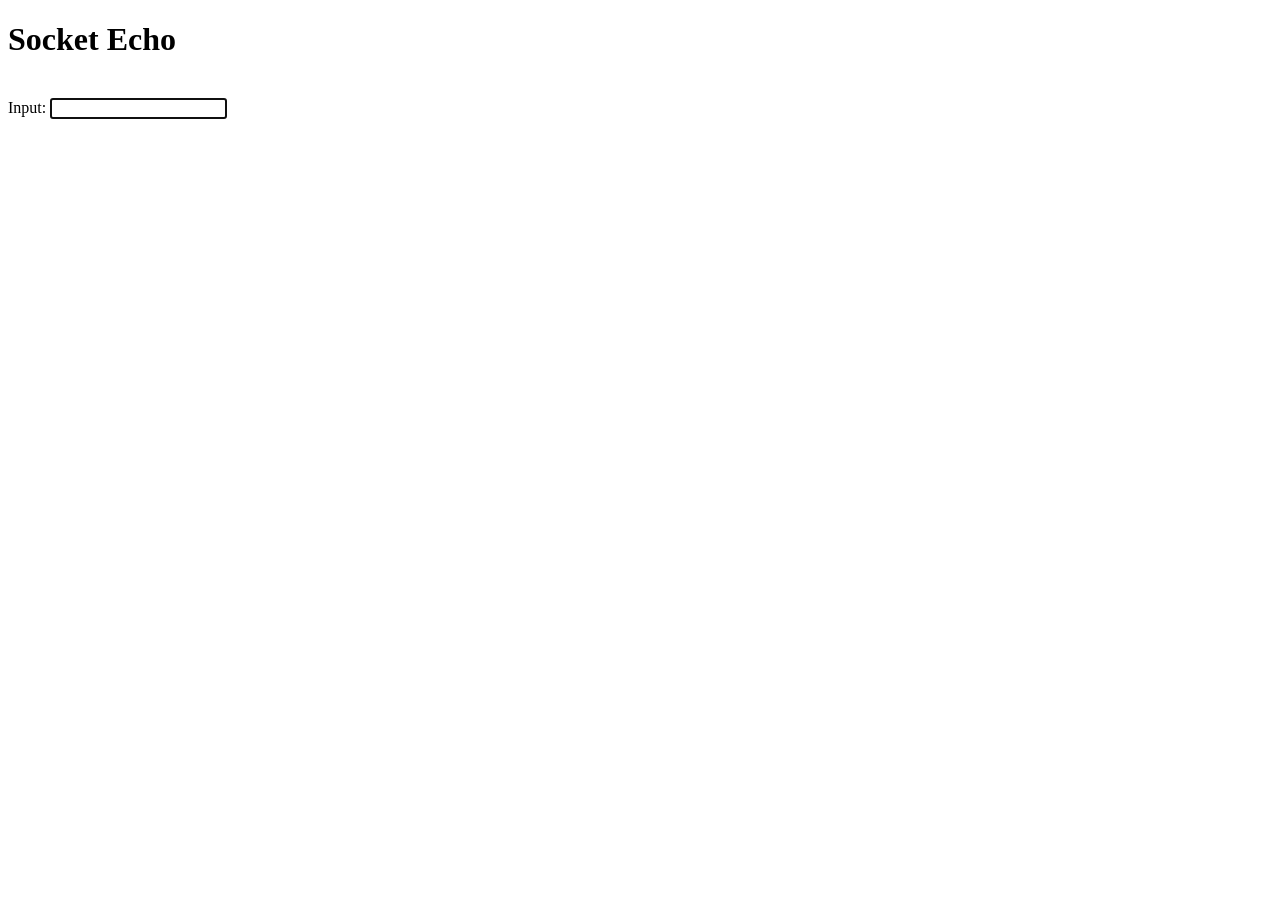
<file: templates/index.html>
<!doctype html>
<html>
  <head>
    <title>Socket Echo</title>
  </head>
  <body>
    <h1>Socket Echo</h1>
    <div id="log"></div>
    <br>
    <form id="form">
      <label for="text">Input: </label>
      <input type="text" id="text" autofocus>
    </form>
    <script>
      const log = (text, color) => {
        document.getElementById('log').innerHTML += `<span style="color: ${color}">${text}</span><br>`;
      };

      const socket = new WebSocket('wss://' + location.host + '/echo');
      socket.addEventListener('message', ev => {
        log('<<< ' + ev.data, 'blue');
      });
      document.getElementById('form').onsubmit = ev => {
        ev.preventDefault();
        const textField = document.getElementById('text');
        log('>>> ' + textField.value, 'red');
        socket.send(textField.value);
        textField.value = '';
      };
    </script>
  </body>
</html>
</file>
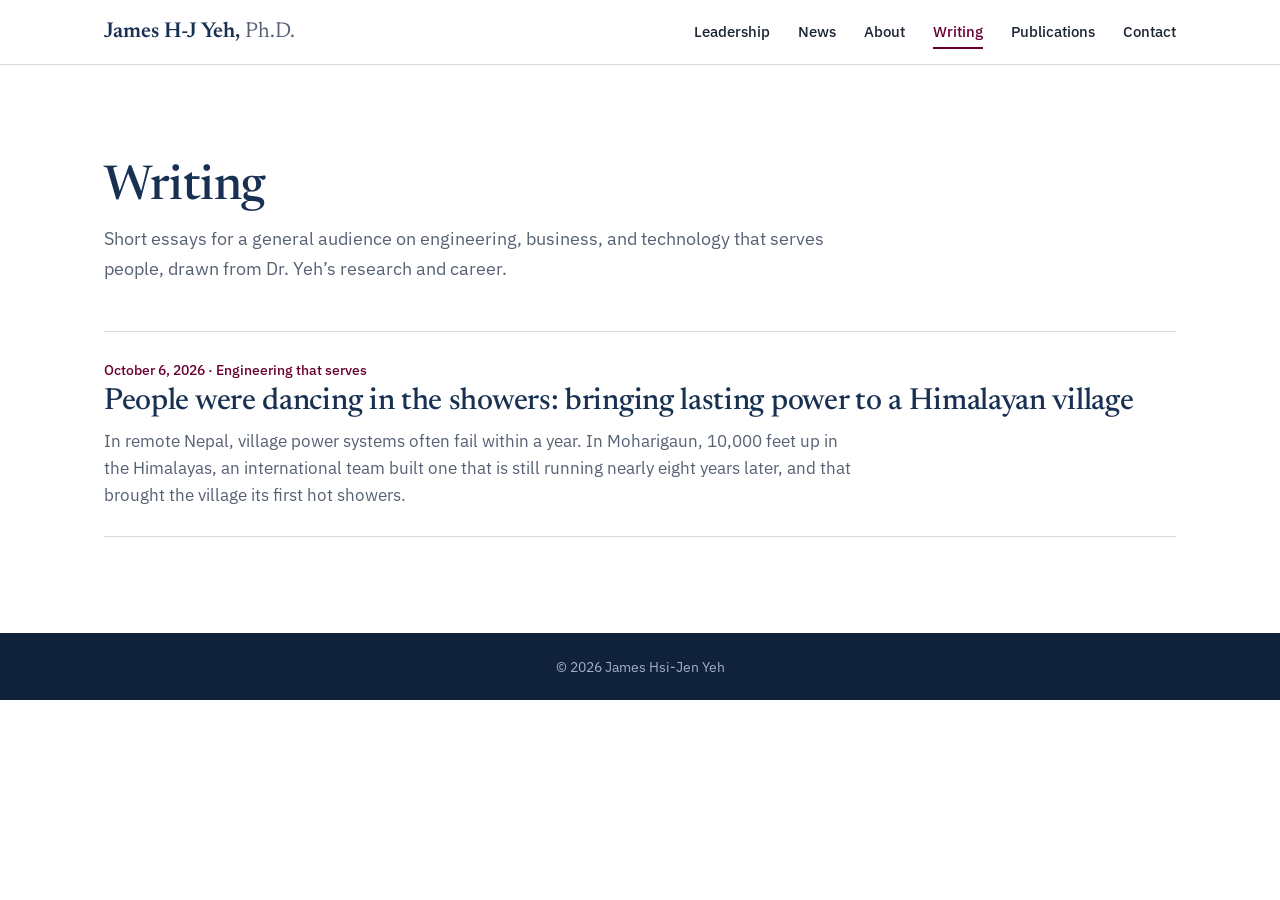
<file: writing/index.html>
<!DOCTYPE html>
<html lang="en">
<head>
  <meta charset="utf-8">
  <meta name="viewport" content="width=device-width, initial-scale=1">
  <title>Writing | Dr. James Yeh</title>
  <meta name="description" content="Essays by Dr. James Hsi-Jen Yeh on engineering, business, and technology that serves people, written for a general audience.">
  <link rel="canonical" href="https://drjyeh.com/writing/">
  <meta property="og:type" content="website">
  <meta property="og:title" content="Writing by Dr. James Yeh">
  <meta property="og:description" content="Essays on engineering, business, and technology that serves people.">
  <meta property="og:url" content="https://drjyeh.com/writing/">
  <meta property="og:image" content="https://drjyeh.com/writing/himalayan-village-power/share.jpg">
  <meta name="twitter:card" content="summary_large_image">

  <link rel="icon" href="data:image/svg+xml,%3Csvg xmlns='http://www.w3.org/2000/svg' viewBox='0 0 64 64'%3E%3Crect width='64' height='64' rx='10' fill='%23183153'/%3E%3Ctext x='32' y='43' font-family='Georgia,serif' font-size='30' fill='%23fff' text-anchor='middle'%3EJY%3C/text%3E%3C/svg%3E">
  <link rel="preconnect" href="https://fonts.googleapis.com">
  <link rel="preconnect" href="https://fonts.gstatic.com" crossorigin>
  <link href="https://fonts.googleapis.com/css2?family=IBM+Plex+Sans:wght@400;500;600&family=Newsreader:opsz,wght@6..72,400;6..72,500;6..72,600&display=swap" rel="stylesheet">
  <link rel="stylesheet" href="../style.css">

  <script type="application/ld+json">
  {
    "@context": "https://schema.org",
    "@type": "Blog",
    "@id": "https://drjyeh.com/writing/",
    "url": "https://drjyeh.com/writing/",
    "name": "Writing by Dr. James Yeh",
    "author": { "@type": "Person", "@id": "https://drjyeh.com/#person", "name": "James Hsi-Jen Yeh" },
    "blogPost": [
      { "@id": "https://drjyeh.com/writing/himalayan-village-power/#article" }
    ]
  }
  </script>
</head>
<body>
  <a class="skip" href="#main">Skip to content</a>

  <header class="site-header">
    <div class="bar">
      <a class="wordmark" href="../index.html">James H-J Yeh, <span>Ph.D.</span></a>
      <button class="nav-toggle" aria-expanded="false" aria-controls="site-nav">Menu</button>
      <nav id="site-nav" aria-label="Main">
        <ul>
          <li><a href="../index.html#leadership">Leadership</a></li>
          <li><a href="../index.html#news">News</a></li>
          <li><a href="../index.html#about">About</a></li>
          <li><a href="index.html" aria-current="page">Writing</a></li>
          <li><a href="../index.html#publications">Publications</a></li>
          <li><a href="../index.html#contact">Contact</a></li>
        </ul>
      </nav>
    </div>
  </header>

  <main id="main">
    <section class="section">
      <div class="wrap">
        <h1 class="page-title">Writing</h1>
        <p class="section-intro">Short essays for a general audience on engineering, business, and technology that serves people, drawn from Dr. Yeh&rsquo;s research and career.</p>

        <ul class="post-list">
          <li>
            <p class="news-meta"><time datetime="2026-10-06">October 6, 2026</time> · Engineering that serves</p>
            <h2><a href="himalayan-village-power/index.html">People were dancing in the showers: bringing lasting power to a Himalayan village</a></h2>
            <p>In remote Nepal, village power systems often fail within a year. In Moharigaun, 10,000 feet up in the Himalayas, an international team built one that is still running nearly eight years later, and that brought the village its first hot showers.</p>
          </li>
        </ul>
      </div>
    </section>
  </main>

  <footer class="site-footer">
    <p>© 2026 James Hsi-Jen Yeh</p>
  </footer>

  <script src="../script.js"></script>
</body>
</html>
</file>
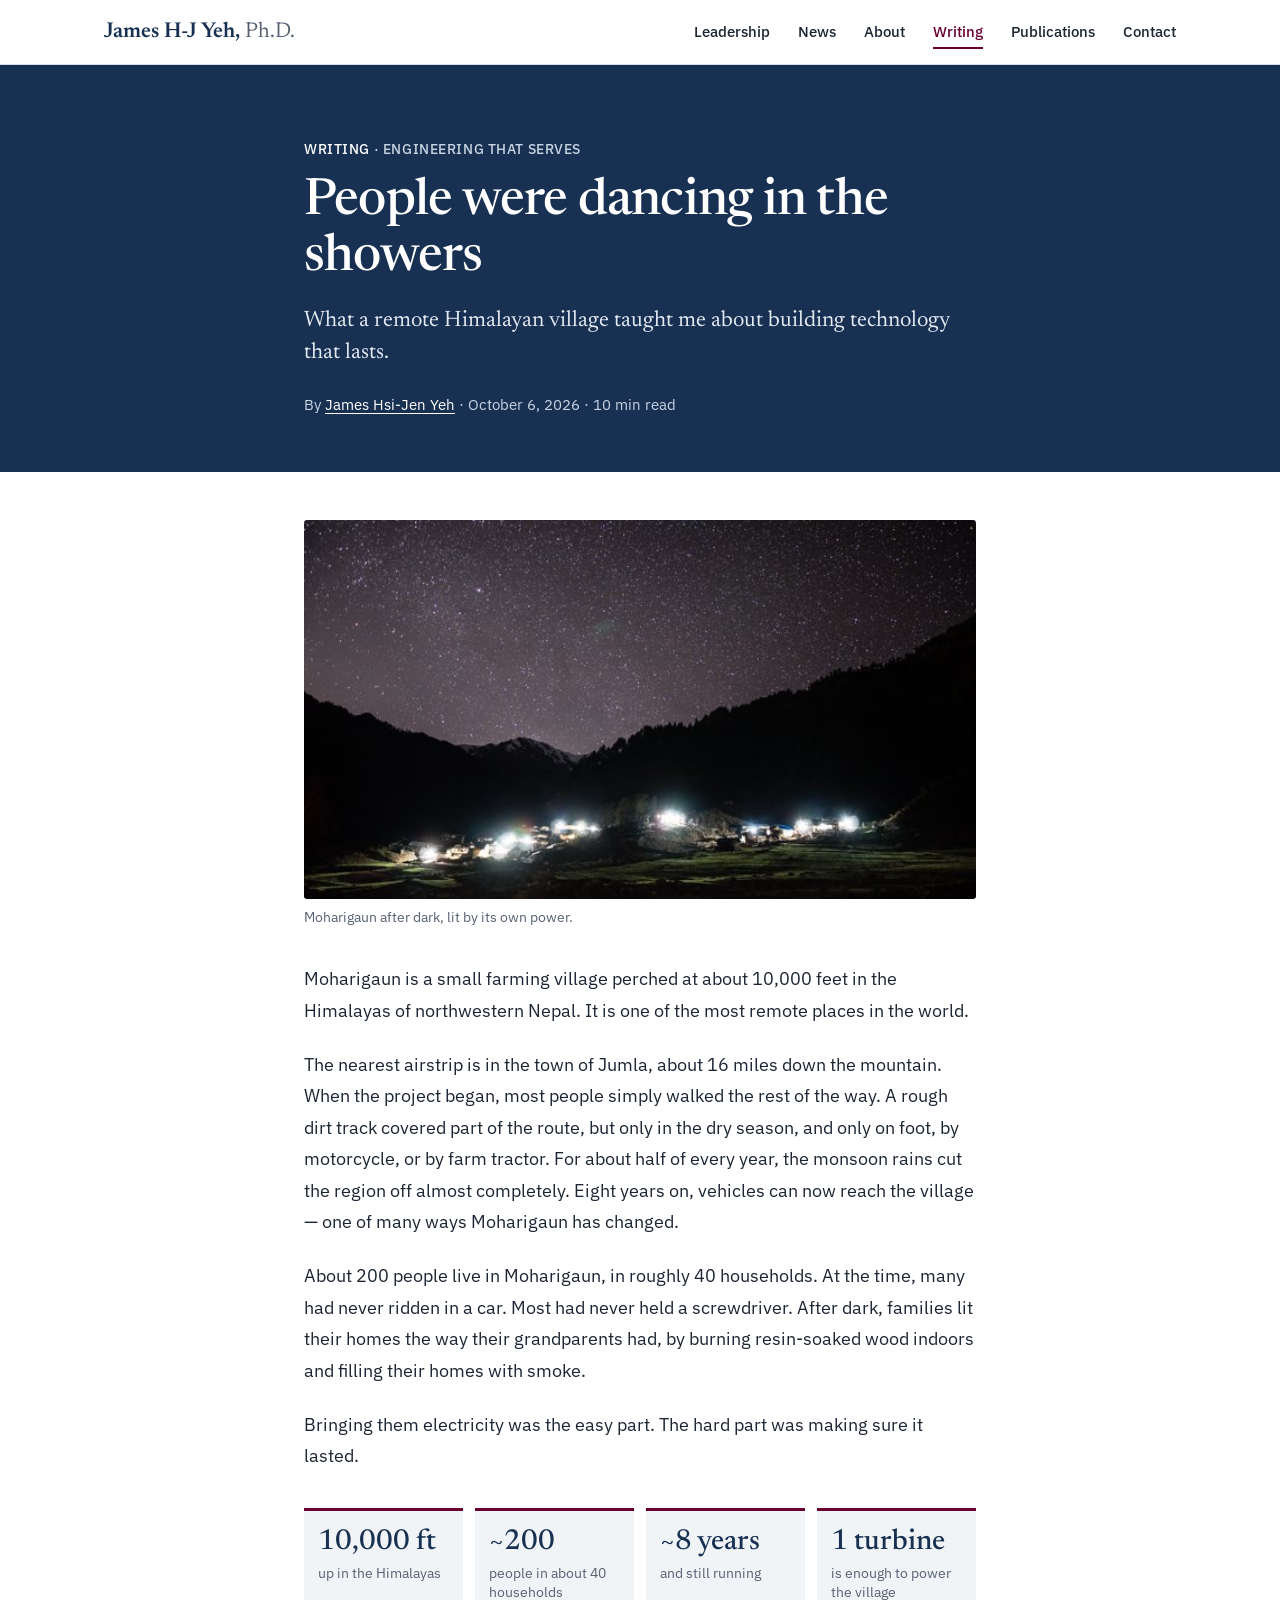
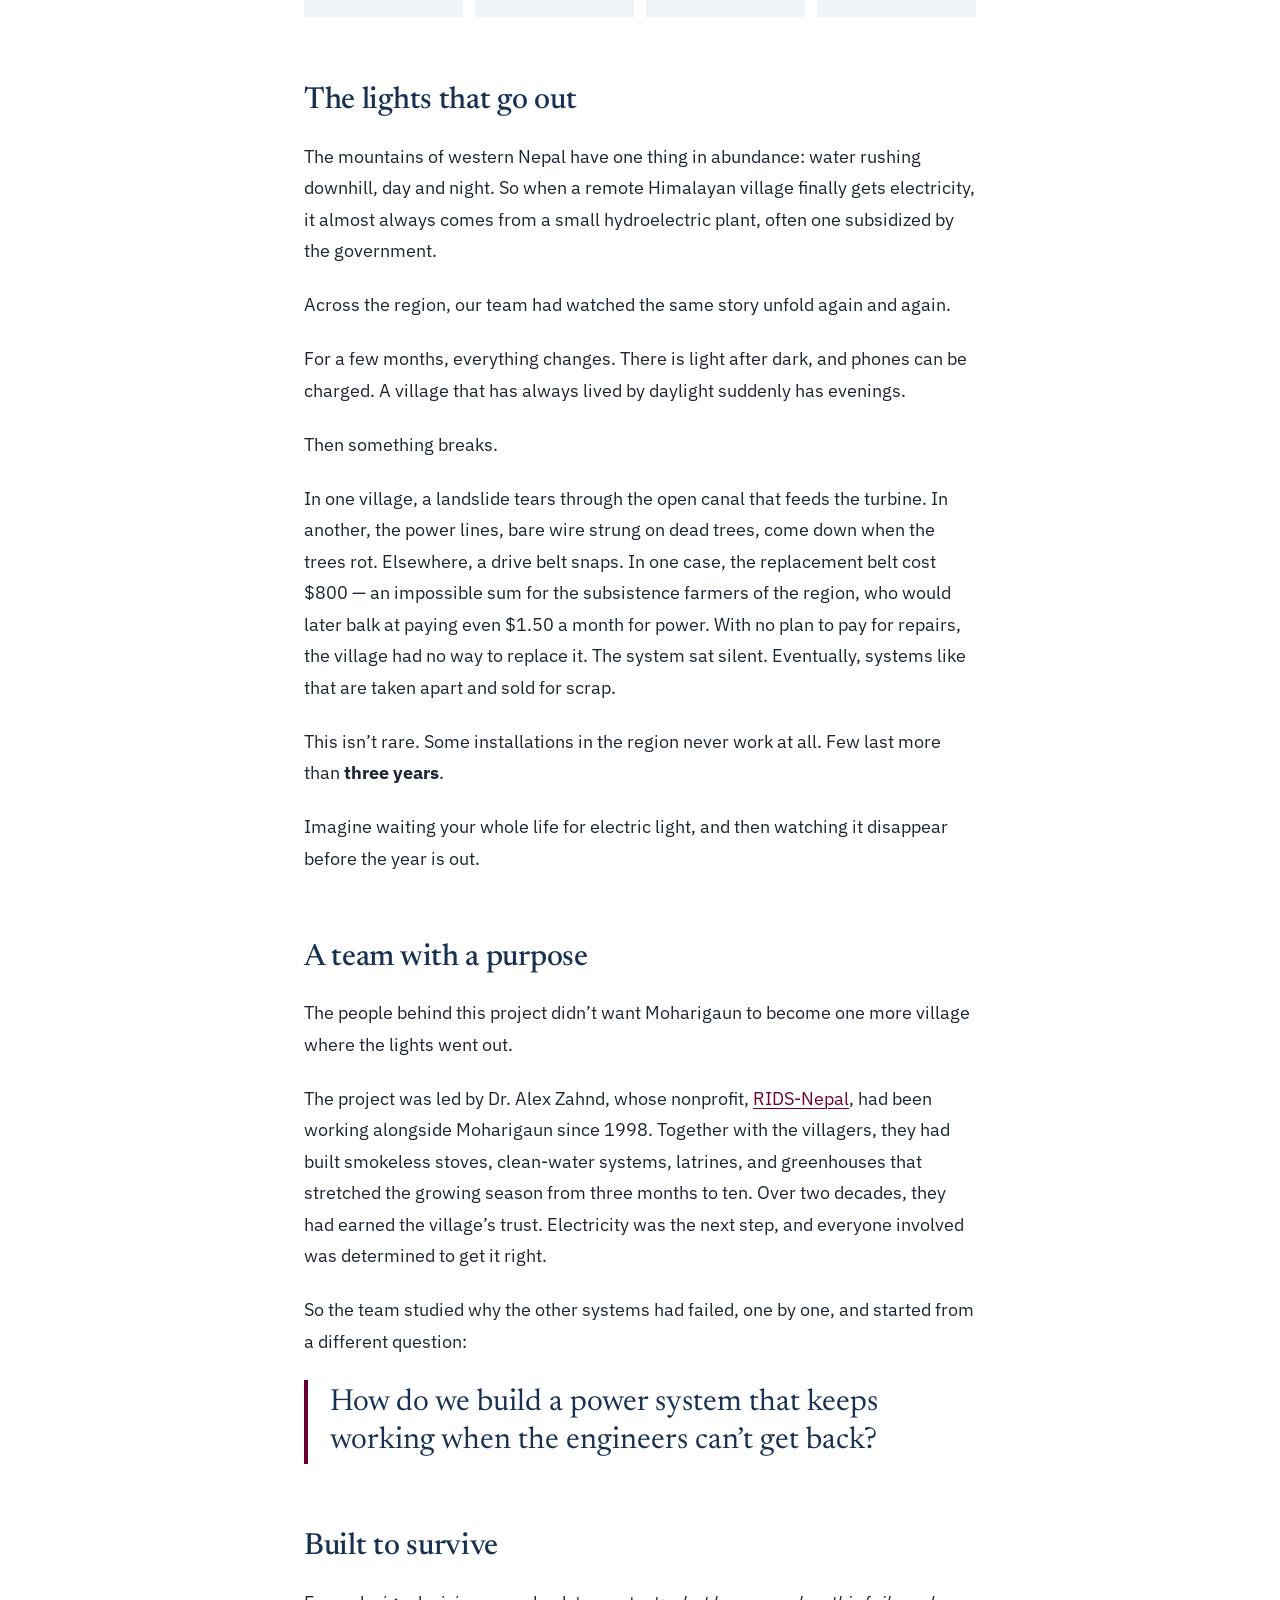
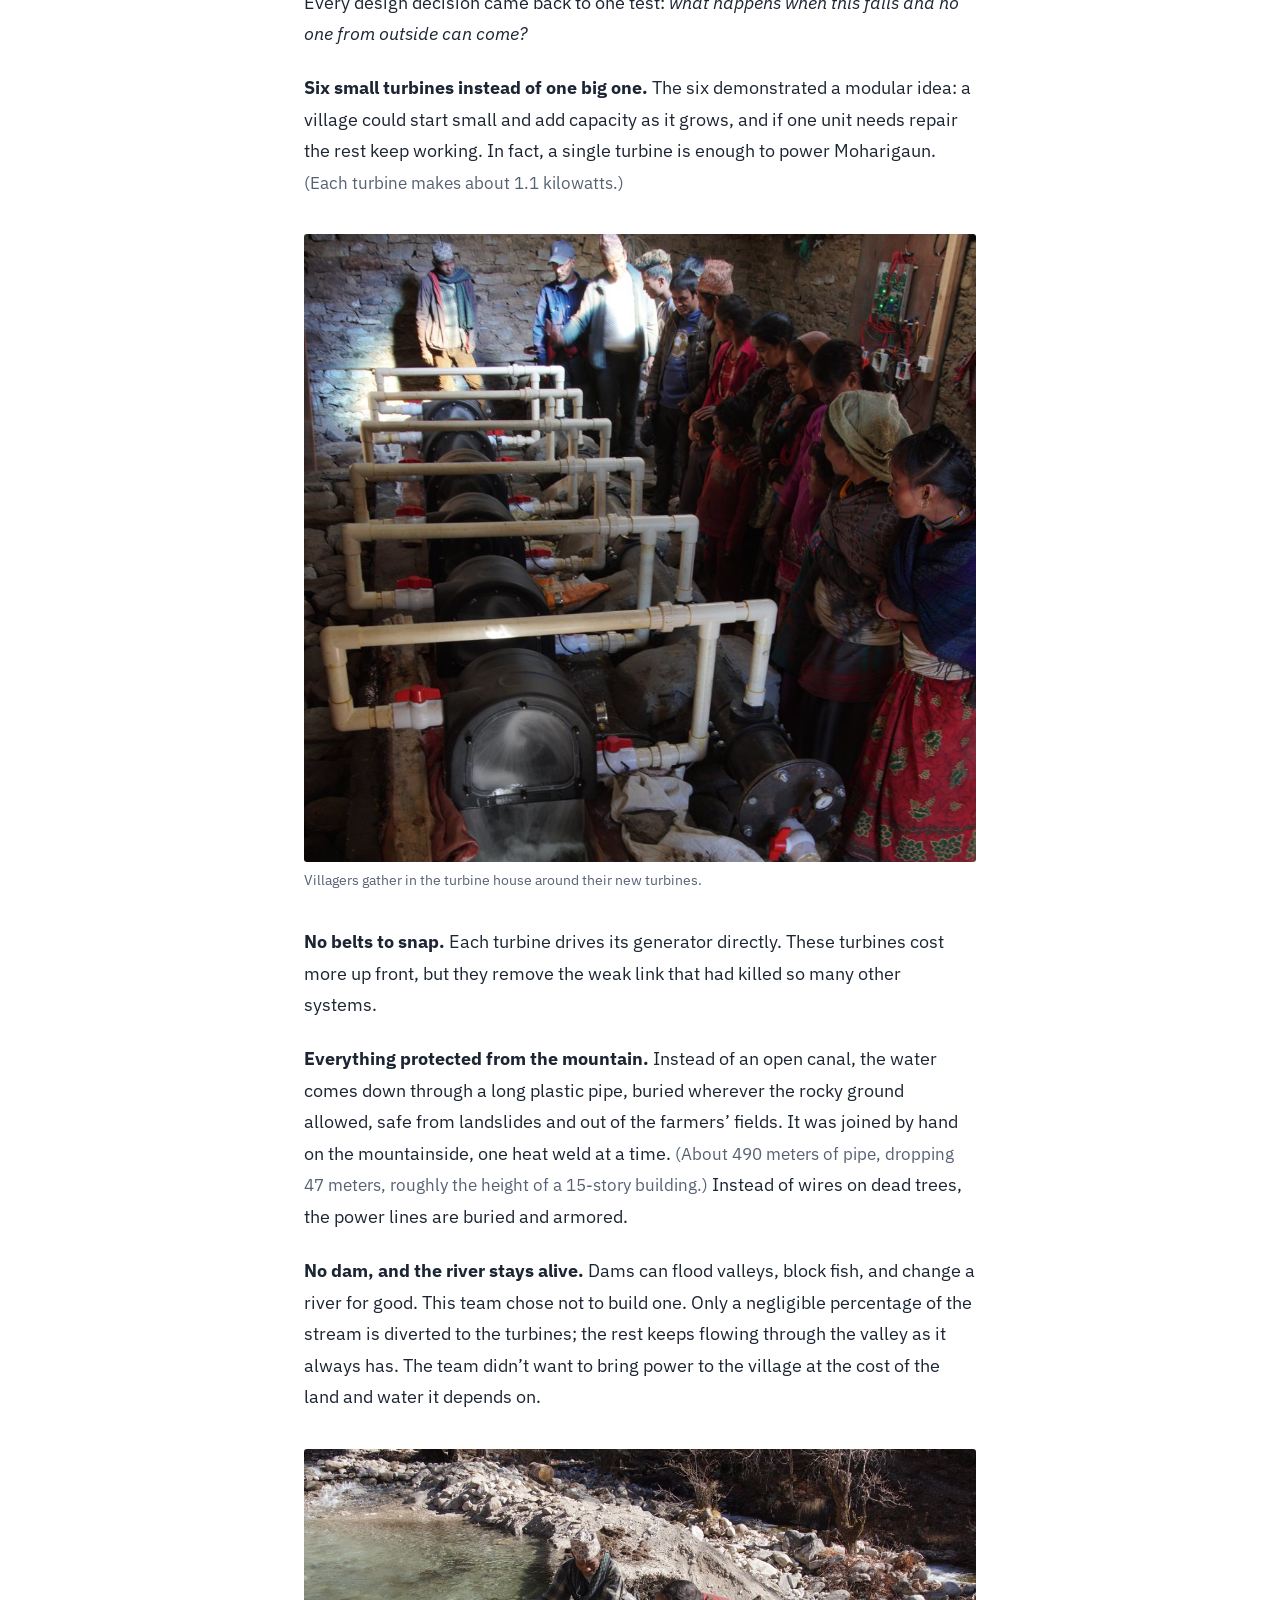
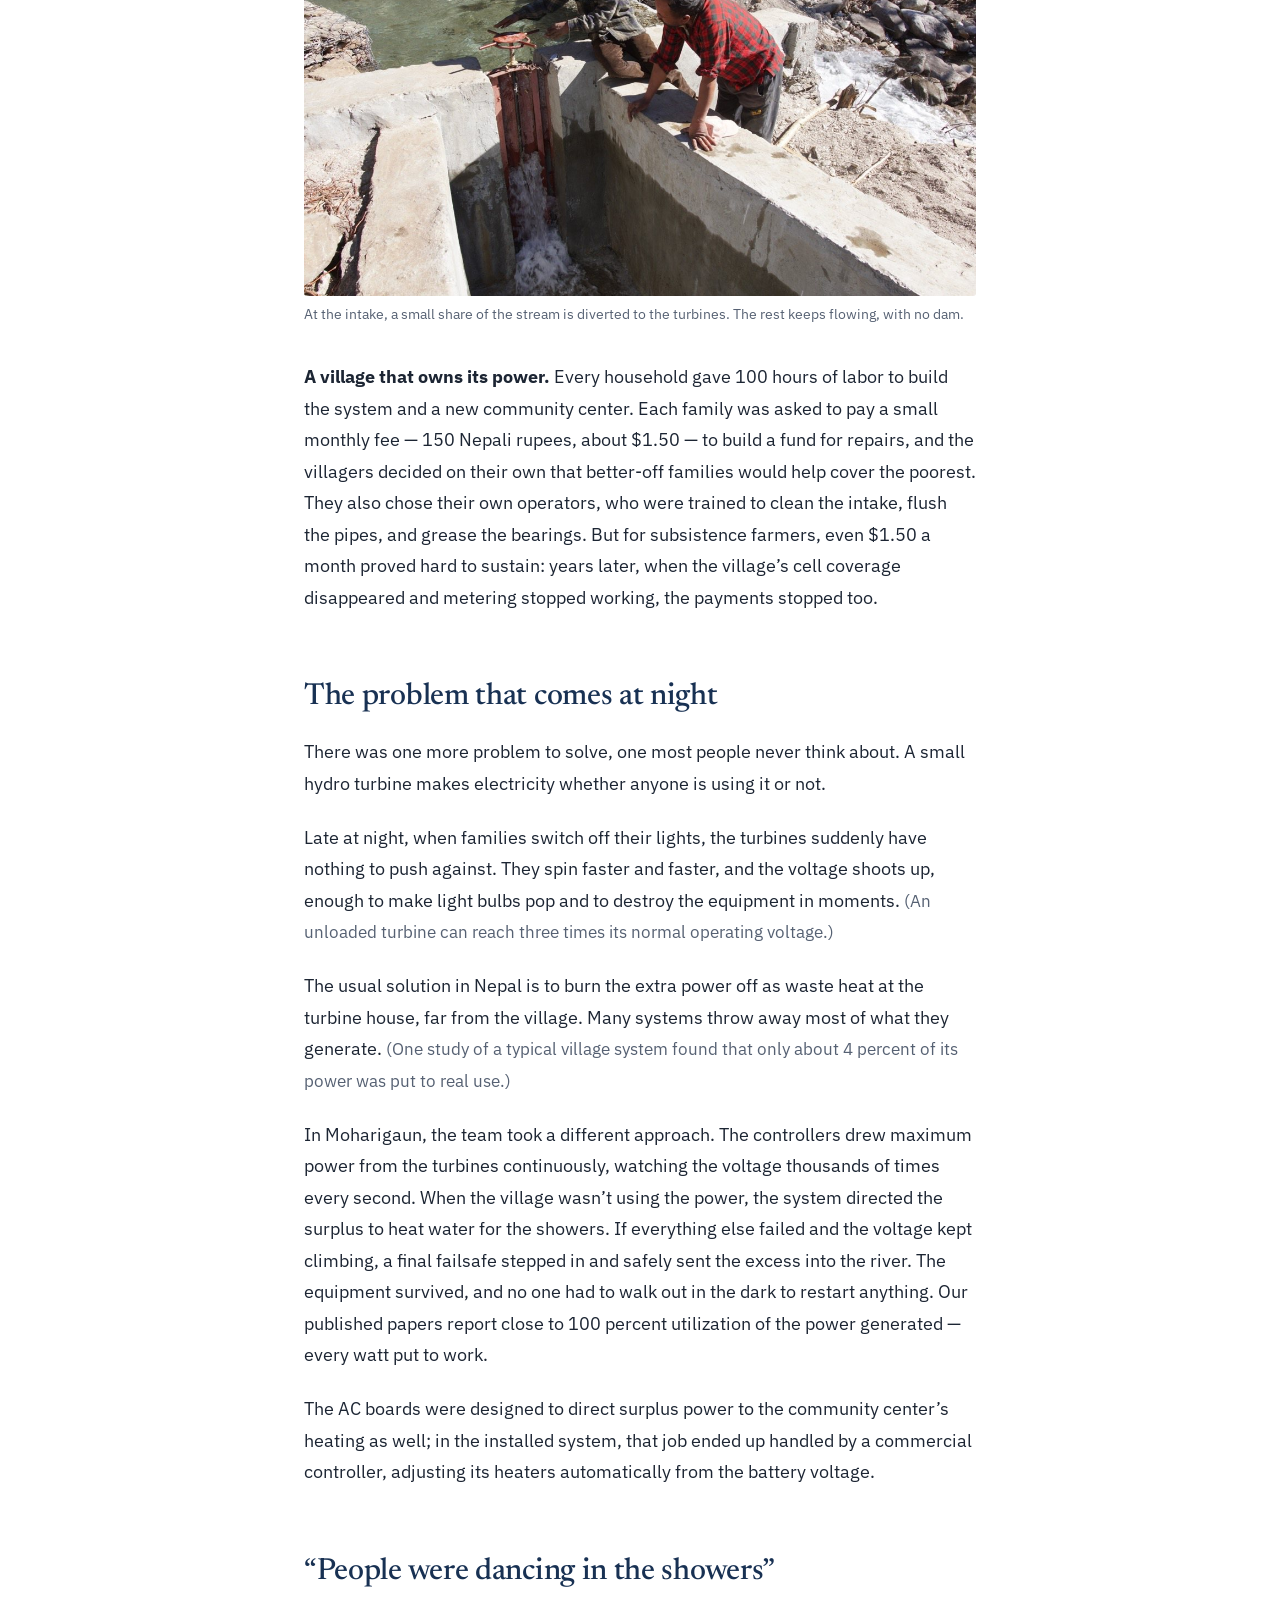
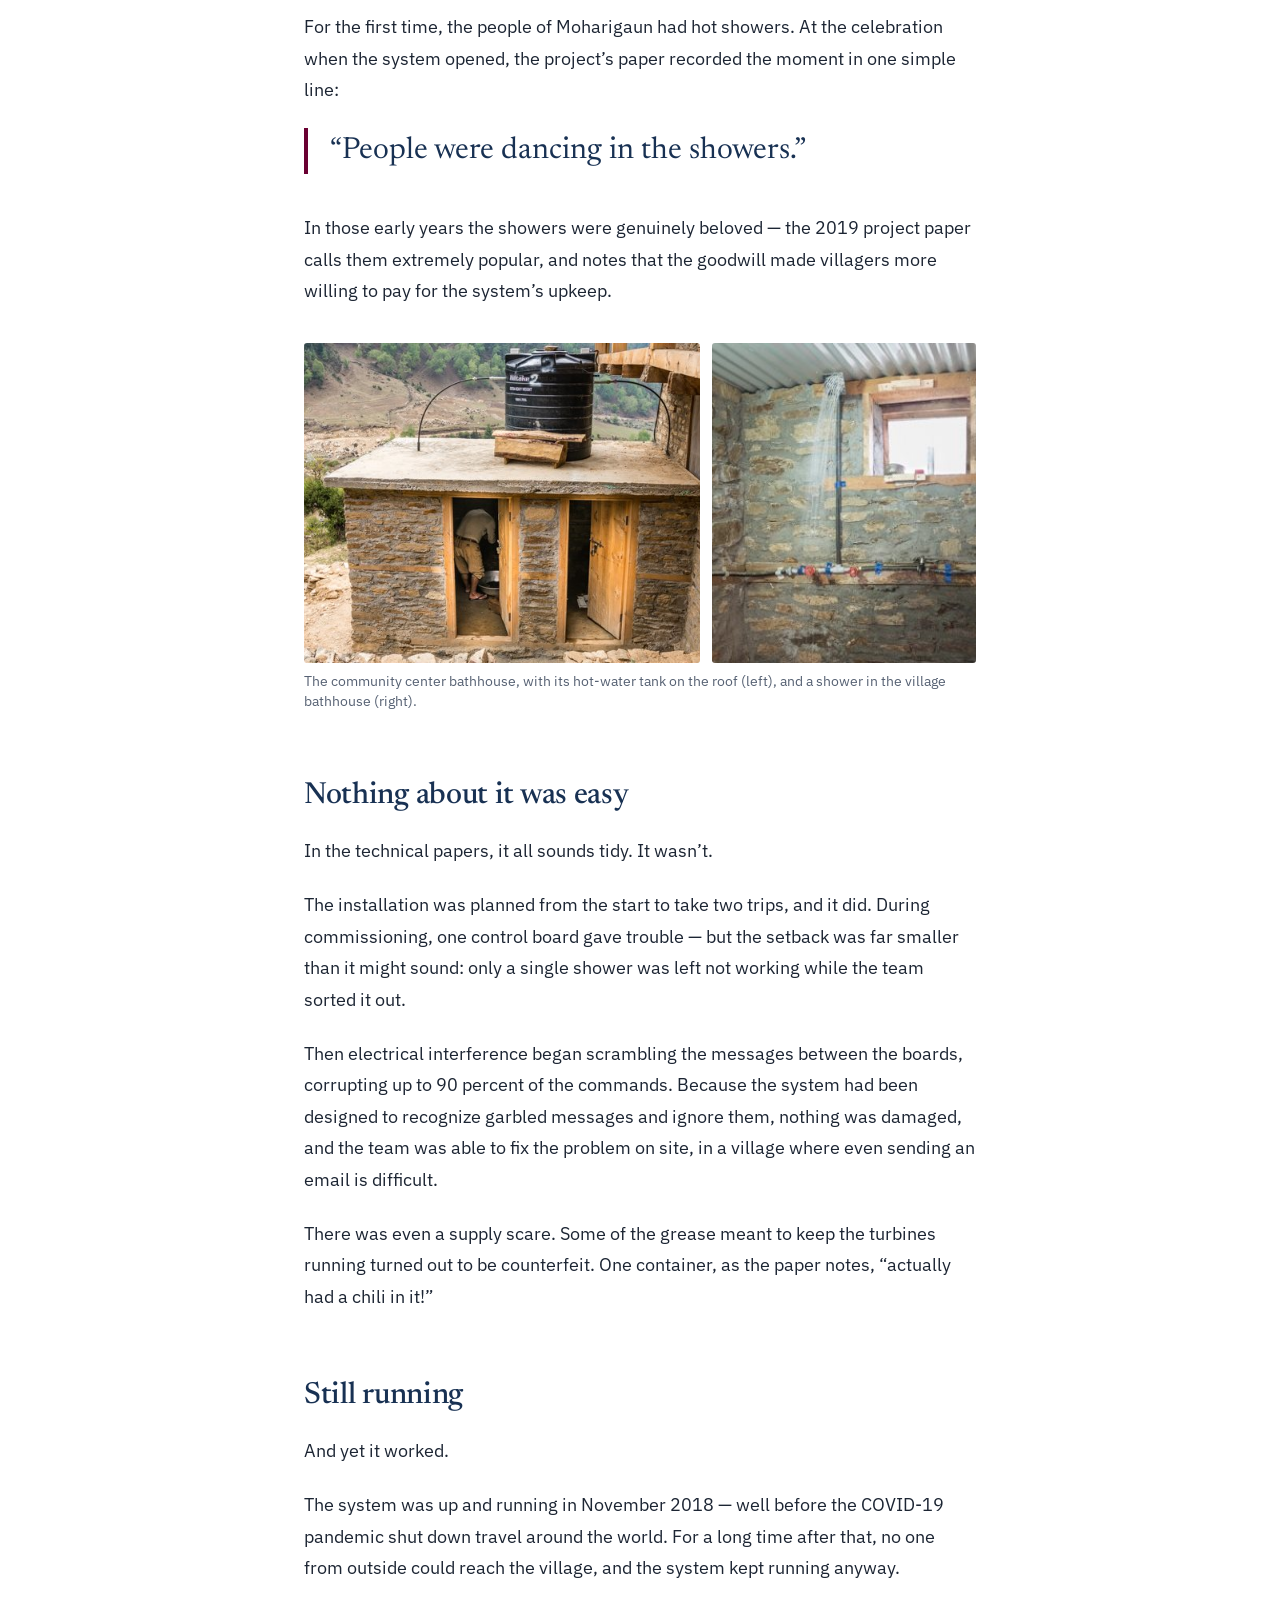
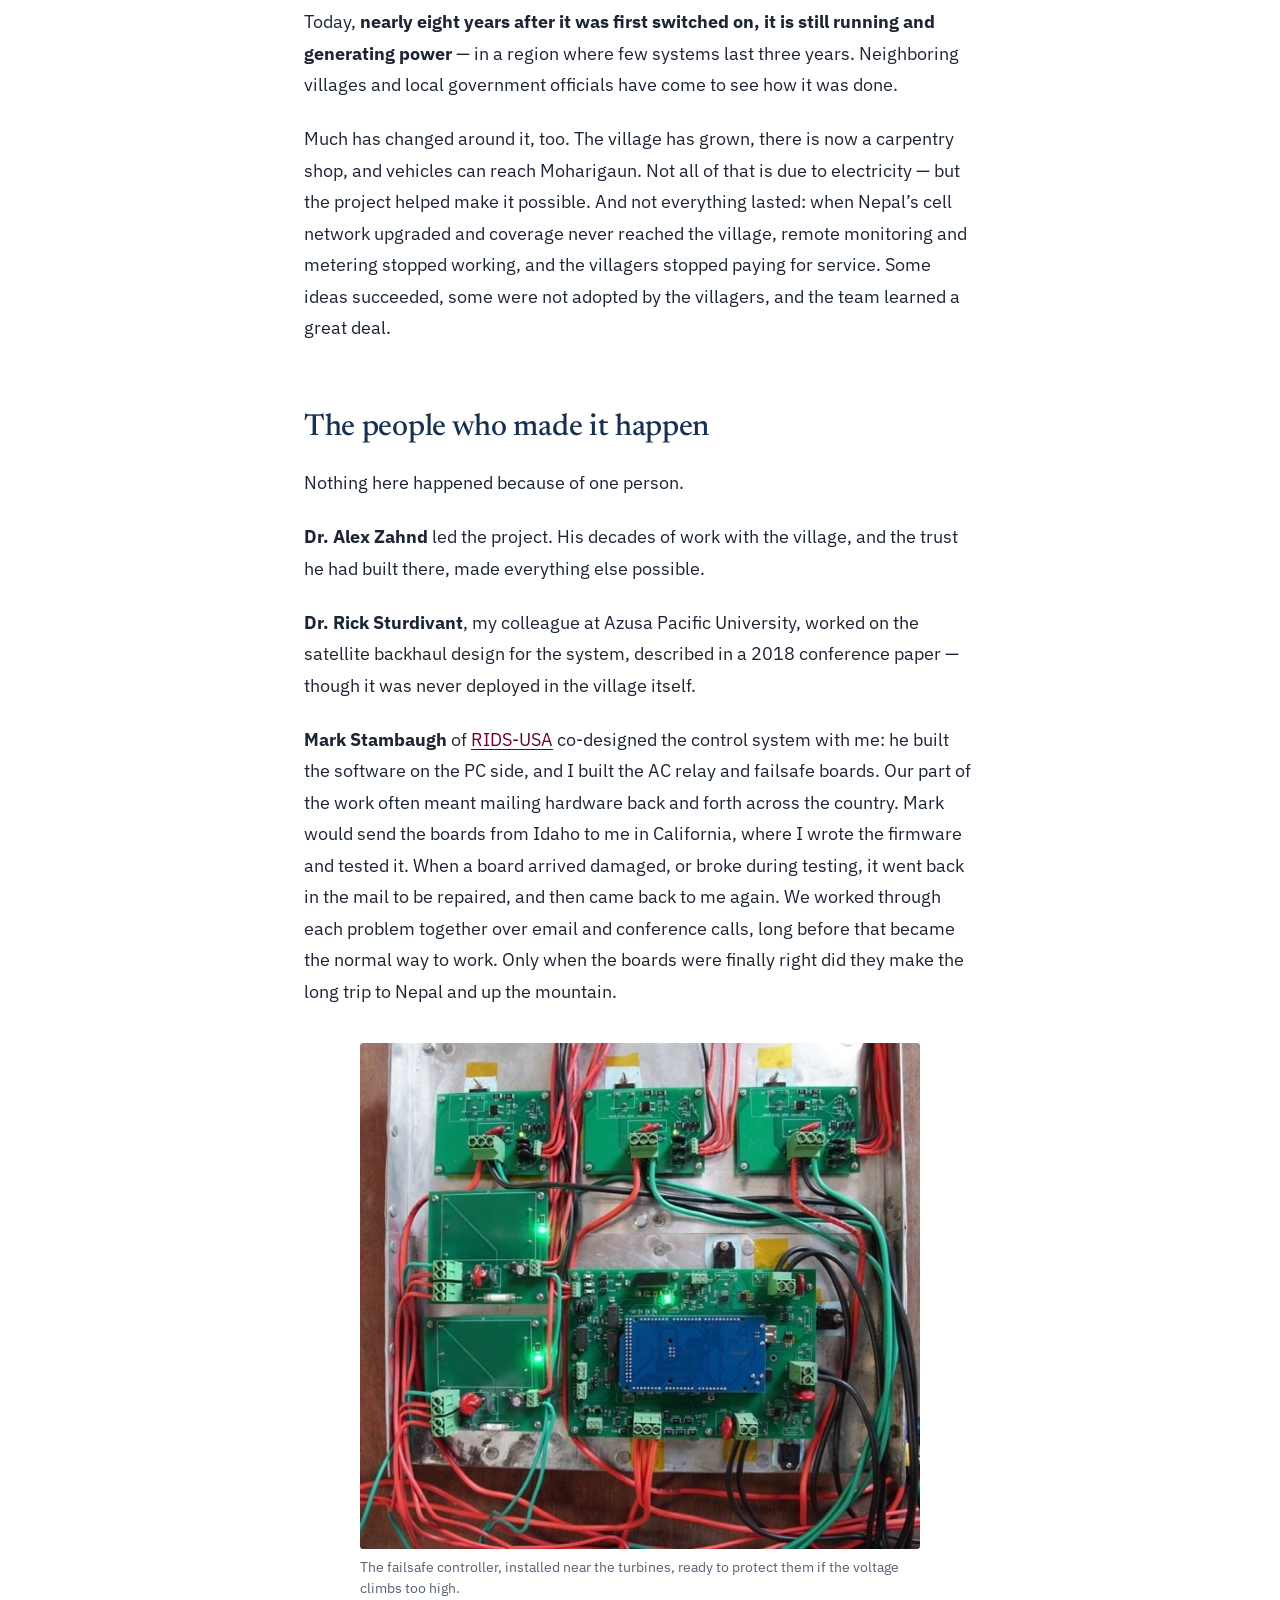
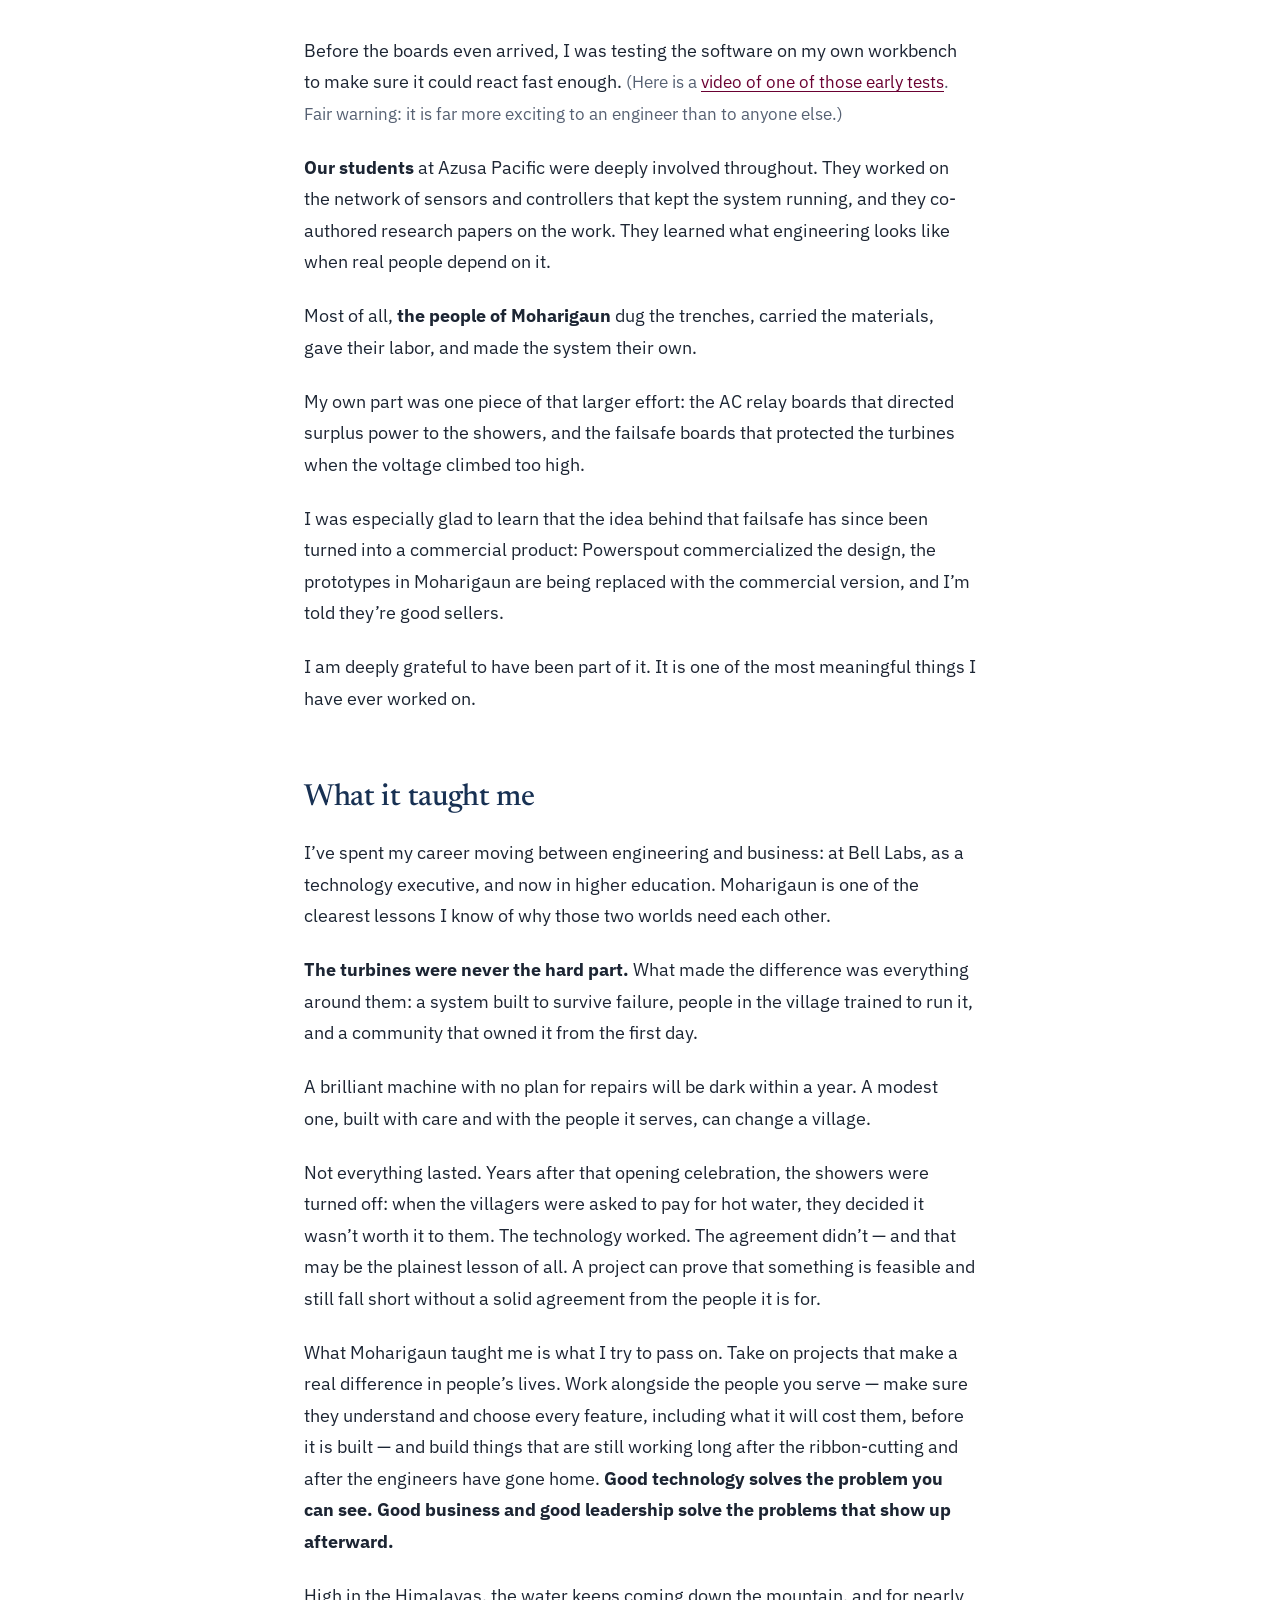
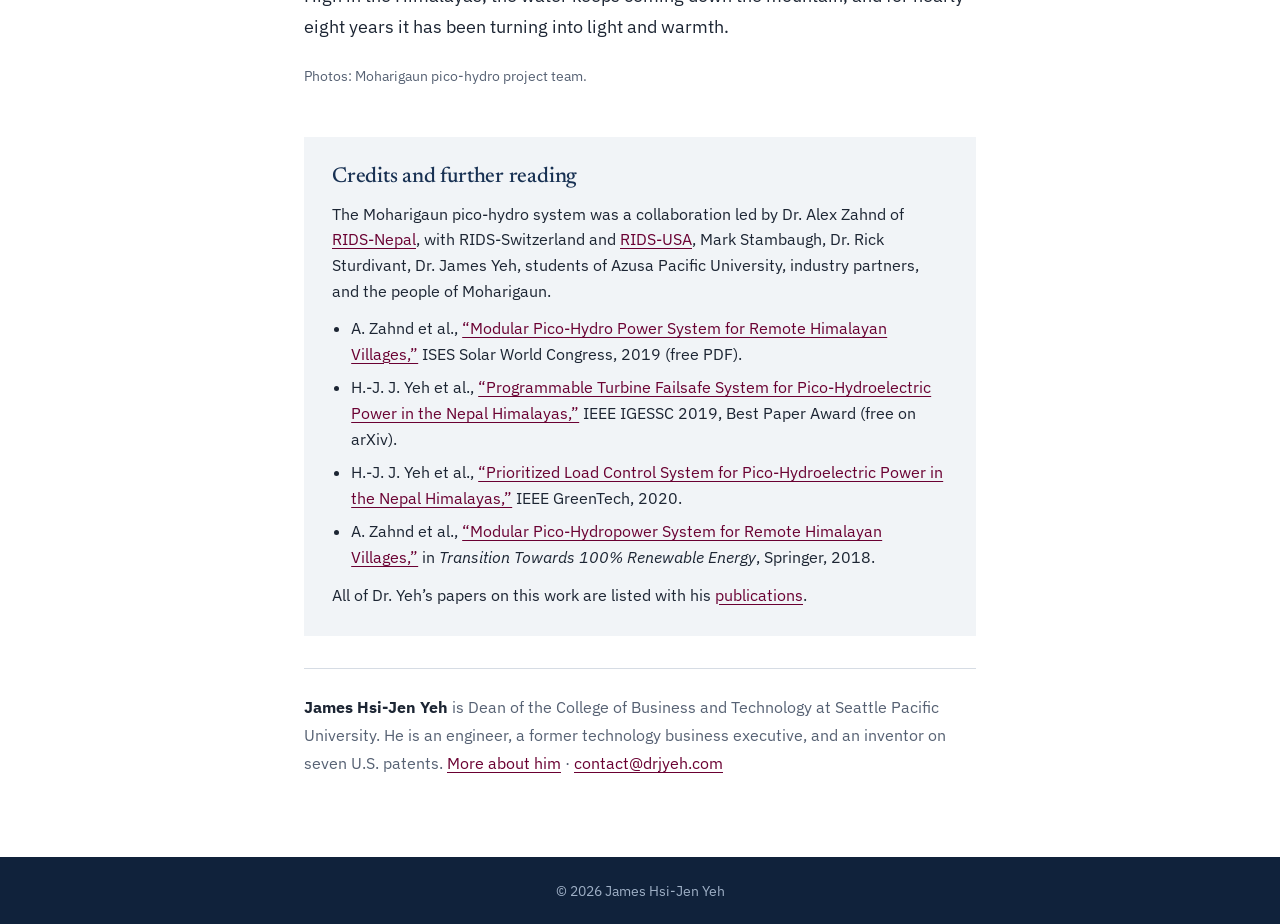
<file: writing/himalayan-village-power/index.html>
<!DOCTYPE html>
<html lang="en">
<head>
  <meta charset="utf-8">
  <meta name="viewport" content="width=device-width, initial-scale=1">
  <title>People Were Dancing in the Showers: Lasting Power for a Himalayan Village | Dr. James Yeh</title>
  <meta name="description" content="In remote Nepal, few village power systems last more than three years. In Moharigaun, 10,000 feet up in the Himalayas, an international team built one that is still running nearly eight years later, and that brought the village its first hot showers.">
  <link rel="canonical" href="https://drjyeh.com/writing/himalayan-village-power/">

  <meta property="og:type" content="article">
  <meta property="og:title" content="People Were Dancing in the Showers">
  <meta property="og:description" content="What a remote Himalayan village taught me about building technology that lasts.">
  <meta property="og:url" content="https://drjyeh.com/writing/himalayan-village-power/">
  <meta property="og:image" content="https://drjyeh.com/writing/himalayan-village-power/share.jpg">
  <meta property="og:image:width" content="1200">
  <meta property="og:image:height" content="630">
  <meta property="article:author" content="https://drjyeh.com/">
  <meta name="twitter:card" content="summary_large_image">
  <meta name="twitter:image" content="https://drjyeh.com/writing/himalayan-village-power/share.jpg">

  <link rel="icon" href="data:image/svg+xml,%3Csvg xmlns='http://www.w3.org/2000/svg' viewBox='0 0 64 64'%3E%3Crect width='64' height='64' rx='10' fill='%23183153'/%3E%3Ctext x='32' y='43' font-family='Georgia,serif' font-size='30' fill='%23fff' text-anchor='middle'%3EJY%3C/text%3E%3C/svg%3E">
  <link rel="preconnect" href="https://fonts.googleapis.com">
  <link rel="preconnect" href="https://fonts.gstatic.com" crossorigin>
  <link href="https://fonts.googleapis.com/css2?family=IBM+Plex+Sans:wght@400;500;600&family=Newsreader:ital,opsz,wght@0,6..72,400;0,6..72,500;0,6..72,600;1,6..72,400&display=swap" rel="stylesheet">
  <link rel="stylesheet" href="../../style.css">

  <script type="application/ld+json">
  {
    "@context": "https://schema.org",
    "@type": "BlogPosting",
    "@id": "https://drjyeh.com/writing/himalayan-village-power/#article",
    "mainEntityOfPage": "https://drjyeh.com/writing/himalayan-village-power/",
    "headline": "People Were Dancing in the Showers",
    "alternativeHeadline": "What a remote Himalayan village taught me about building technology that lasts",
    "description": "In remote Nepal, few village power systems last more than three years. In Moharigaun, 10,000 feet up in the Himalayas, an international team built one that is still running nearly eight years later, and that brought the village its first hot showers.",
    "image": [
      "https://drjyeh.com/writing/himalayan-village-power/share.jpg",
      "https://drjyeh.com/writing/himalayan-village-power/village-lights.jpg",
      "https://drjyeh.com/writing/himalayan-village-power/turbines.jpg"
    ],
    "datePublished": "2026-10-06",
    "dateModified": "2026-10-06",
    "inLanguage": "en",
    "keywords": ["pico-hydro", "micro-hydropower", "Nepal", "Jumla", "Moharigaun", "rural electrification", "renewable energy", "Himalayas", "RIDS-Nepal", "engineering for development"],
    "contentLocation": { "@type": "Place", "name": "Moharigaun, Jumla District, Nepal" },
    "author": {
      "@type": "Person",
      "@id": "https://drjyeh.com/#person",
      "name": "James Hsi-Jen Yeh",
      "url": "https://drjyeh.com/"
    },
    "publisher": { "@type": "Person", "@id": "https://drjyeh.com/#person" },
    "citation": [
      "https://proceedings.ises.org/conference/swc2019/papers/swc2019-0040-Zahnd.pdf",
      "https://arxiv.org/abs/2312.04009",
      "https://ieeexplore.ieee.org/document/9289834",
      "https://link.springer.com/doi/10.1007/978-3-319-69844-1_45"
    ]
  }
  </script>
</head>
<body>
  <a class="skip" href="#main">Skip to content</a>

  <header class="site-header">
    <div class="bar">
      <a class="wordmark" href="../../index.html">James H-J Yeh, <span>Ph.D.</span></a>
      <button class="nav-toggle" aria-expanded="false" aria-controls="site-nav">Menu</button>
      <nav id="site-nav" aria-label="Main">
        <ul>
          <li><a href="../../index.html#leadership">Leadership</a></li>
          <li><a href="../../index.html#news">News</a></li>
          <li><a href="../../index.html#about">About</a></li>
          <li><a href="../index.html" aria-current="page">Writing</a></li>
          <li><a href="../../index.html#publications">Publications</a></li>
          <li><a href="../../index.html#contact">Contact</a></li>
        </ul>
      </nav>
    </div>
  </header>

  <main id="main">
    <article class="post">
      <header class="post-head">
        <div class="post-wrap">
          <p class="post-kicker"><a href="../index.html">Writing</a> · Engineering that serves</p>
          <h1>People were dancing in the showers</h1>
          <p class="post-dek">What a remote Himalayan village taught me about building technology that lasts.</p>
          <p class="post-byline">By <a href="../../index.html">James Hsi-Jen Yeh</a> · <time datetime="2026-10-06">October 6, 2026</time> · 10 min read</p>
        </div>
      </header>

      <div class="post-wrap post-body">
        <figure class="post-fig lead">
          <img src="village-lights.jpg" width="600" height="338" alt="A cluster of electric lights glowing in a dark mountain valley under a sky full of stars.">
          <figcaption>Moharigaun after dark, lit by its own power.</figcaption>
        </figure>

        <p>Moharigaun is a small farming village perched at about 10,000 feet in the Himalayas of northwestern Nepal. It is one of the most remote places in the world.</p>

        <p>The nearest airstrip is in the town of Jumla, about 16 miles down the mountain. When the project began, most people simply walked the rest of the way. A rough dirt track covered part of the route, but only in the dry season, and only on foot, by motorcycle, or by farm tractor. For about half of every year, the monsoon rains cut the region off almost completely. Eight years on, vehicles can now reach the village — one of many ways Moharigaun has changed.</p>

        <p>About 200 people live in Moharigaun, in roughly 40 households. At the time, many had never ridden in a car. Most had never held a screwdriver. After dark, families lit their homes the way their grandparents had, by burning resin-soaked wood indoors and filling their homes with smoke.</p>

        <p>Bringing them electricity was the easy part. The hard part was making sure it lasted.</p>

        <ul class="post-stats" aria-label="Moharigaun at a glance">
          <li><strong>10,000 ft</strong><span>up in the Himalayas</span></li>
          <li><strong>~200</strong><span>people in about 40 households</span></li>
          <li><strong>~8 years</strong><span>and still running</span></li>
          <li><strong>1 turbine</strong><span>is enough to power the village</span></li>
        </ul>

        <h2>The lights that go out</h2>

        <p>The mountains of western Nepal have one thing in abundance: water rushing downhill, day and night. So when a remote Himalayan village finally gets electricity, it almost always comes from a small hydroelectric plant, often one subsidized by the government.</p>

        <p>Across the region, our team had watched the same story unfold again and again.</p>

        <p>For a few months, everything changes. There is light after dark, and phones can be charged. A village that has always lived by daylight suddenly has evenings.</p>

        <p>Then something breaks.</p>

        <p>In one village, a landslide tears through the open canal that feeds the turbine. In another, the power lines, bare wire strung on dead trees, come down when the trees rot. Elsewhere, a drive belt snaps. In one case, the replacement belt cost $800 — an impossible sum for the subsistence farmers of the region, who would later balk at paying even $1.50 a month for power. With no plan to pay for repairs, the village had no way to replace it. The system sat silent. Eventually, systems like that are taken apart and sold for scrap.</p>

        <p>This isn&rsquo;t rare. Some installations in the region never work at all. Few last more than <strong>three years</strong>.</p>

        <p>Imagine waiting your whole life for electric light, and then watching it disappear before the year is out.</p>

        <h2>A team with a purpose</h2>

        <p>The people behind this project didn&rsquo;t want Moharigaun to become one more village where the lights went out.</p>

        <p>The project was led by Dr. Alex Zahnd, whose nonprofit, <a href="http://www.rids-nepal.org/">RIDS-Nepal</a>, had been working alongside Moharigaun since 1998. Together with the villagers, they had built smokeless stoves, clean-water systems, latrines, and greenhouses that stretched the growing season from three months to ten. Over two decades, they had earned the village&rsquo;s trust. Electricity was the next step, and everyone involved was determined to get it right.</p>

        <p>So the team studied why the other systems had failed, one by one, and started from a different question:</p>

        <p class="post-quote">How do we build a power system that keeps working when the engineers can&rsquo;t get back?</p>

        <h2>Built to survive</h2>

        <p>Every design decision came back to one test: <em>what happens when this fails and no one from outside can come?</em></p>

        <p><strong>Six small turbines instead of one big one.</strong> The six demonstrated a modular idea: a village could start small and add capacity as it grows, and if one unit needs repair the rest keep working. In fact, a single turbine is enough to power Moharigaun. <span class="post-note">(Each turbine makes about 1.1 kilowatts.)</span></p>

        <figure class="post-fig">
          <img src="turbines.jpg" width="963" height="899" alt="Villagers crowd into a stone turbine house to look at a row of small turbines connected by white pipes." loading="lazy">
          <figcaption>Villagers gather in the turbine house around their new turbines.</figcaption>
        </figure>

        <p><strong>No belts to snap.</strong> Each turbine drives its generator directly. These turbines cost more up front, but they remove the weak link that had killed so many other systems.</p>

        <p><strong>Everything protected from the mountain.</strong> Instead of an open canal, the water comes down through a long plastic pipe, buried wherever the rocky ground allowed, safe from landslides and out of the farmers&rsquo; fields. It was joined by hand on the mountainside, one heat weld at a time. <span class="post-note">(About 490 meters of pipe, dropping 47 meters, roughly the height of a 15-story building.)</span> Instead of wires on dead trees, the power lines are buried and armored.</p>

        <p><strong>No dam, and the river stays alive.</strong> Dams can flood valleys, block fish, and change a river for good. This team chose not to build one. Only a negligible percentage of the stream is diverted to the turbines; the rest keeps flowing through the valley as it always has. The team didn&rsquo;t want to bring power to the village at the cost of the land and water it depends on.</p>

        <figure class="post-fig">
          <img src="intake.jpg" width="1220" height="813" alt="Two men work at a concrete water intake beside a rocky mountain stream, which continues to flow past." loading="lazy">
          <figcaption>At the intake, a small share of the stream is diverted to the turbines. The rest keeps flowing, with no dam.</figcaption>
        </figure>

        <p><strong>A village that owns its power.</strong> Every household gave 100 hours of labor to build the system and a new community center. Each family was asked to pay a small monthly fee — 150 Nepali rupees, about $1.50 — to build a fund for repairs, and the villagers decided on their own that better-off families would help cover the poorest. They also chose their own operators, who were trained to clean the intake, flush the pipes, and grease the bearings. But for subsistence farmers, even $1.50 a month proved hard to sustain: years later, when the village&rsquo;s cell coverage disappeared and metering stopped working, the payments stopped too.</p>

        <h2>The problem that comes at night</h2>

        <p>There was one more problem to solve, one most people never think about. A small hydro turbine makes electricity whether anyone is using it or not.</p>

        <p>Late at night, when families switch off their lights, the turbines suddenly have nothing to push against. They spin faster and faster, and the voltage shoots up, enough to make light bulbs pop and to destroy the equipment in moments. <span class="post-note">(An unloaded turbine can reach three times its normal operating voltage.)</span></p>

        <p>The usual solution in Nepal is to burn the extra power off as waste heat at the turbine house, far from the village. Many systems throw away most of what they generate. <span class="post-note">(One study of a typical village system found that only about 4 percent of its power was put to real use.)</span></p>

        <p>In Moharigaun, the team took a different approach. The controllers drew maximum power from the turbines continuously, watching the voltage thousands of times every second. When the village wasn&rsquo;t using the power, the system directed the surplus to heat water for the showers. If everything else failed and the voltage kept climbing, a final failsafe stepped in and safely sent the excess into the river. The equipment survived, and no one had to walk out in the dark to restart anything. Our published papers report close to 100 percent utilization of the power generated — every watt put to work.</p>

        <p>The AC boards were designed to direct surplus power to the community center&rsquo;s heating as well; in the installed system, that job ended up handled by a commercial controller, adjusting its heaters automatically from the battery voltage.</p>

        <h2>&ldquo;People were dancing in the showers&rdquo;</h2>

        <p>For the first time, the people of Moharigaun had hot showers. At the celebration when the system opened, the project&rsquo;s paper recorded the moment in one simple line:</p>

        <p class="post-quote">&ldquo;People were dancing in the showers.&rdquo;</p>

        <p>In those early years the showers were genuinely beloved — the 2019 project paper calls them extremely popular, and notes that the goodwill made villagers more willing to pay for the system&rsquo;s upkeep.</p>

        <figure class="post-fig">
          <div class="post-pair">
            <img src="bathhouse.jpg" width="600" height="400" alt="The community center bathhouse, a small stone building with wooden doors and a black water tank on its roof, set against green terraced hills." loading="lazy">
            <img src="shower.jpg" width="373" height="304" alt="Water streams from a shower head inside a stone-walled shower room." loading="lazy">
          </div>
          <figcaption>The community center bathhouse, with its hot-water tank on the roof (left), and a shower in the village bathhouse (right).</figcaption>
        </figure>

        <h2>Nothing about it was easy</h2>

        <p>In the technical papers, it all sounds tidy. It wasn&rsquo;t.</p>

        <p>The installation was planned from the start to take two trips, and it did. During commissioning, one control board gave trouble — but the setback was far smaller than it might sound: only a single shower was left not working while the team sorted it out.</p>

        <p>Then electrical interference began scrambling the messages between the boards, corrupting up to 90 percent of the commands. Because the system had been designed to recognize garbled messages and ignore them, nothing was damaged, and the team was able to fix the problem on site, in a village where even sending an email is difficult.</p>

        <p>There was even a supply scare. Some of the grease meant to keep the turbines running turned out to be counterfeit. One container, as the paper notes, &ldquo;actually had a chili in it!&rdquo;</p>

        <h2>Still running</h2>

        <p>And yet it worked.</p>

        <p>The system was up and running in November 2018 — well before the COVID-19 pandemic shut down travel around the world. For a long time after that, no one from outside could reach the village, and the system kept running anyway.</p>

        <p>Today, <strong>nearly eight years after it was first switched on, it is still running and generating power</strong> — in a region where few systems last three years. Neighboring villages and local government officials have come to see how it was done.</p>

        <p>Much has changed around it, too. The village has grown, there is now a carpentry shop, and vehicles can reach Moharigaun. Not all of that is due to electricity — but the project helped make it possible. And not everything lasted: when Nepal&rsquo;s cell network upgraded and coverage never reached the village, remote monitoring and metering stopped working, and the villagers stopped paying for service. Some ideas succeeded, some were not adopted by the villagers, and the team learned a great deal.</p>

        <h2>The people who made it happen</h2>

        <p>Nothing here happened because of one person.</p>

        <p><strong>Dr. Alex Zahnd</strong> led the project. His decades of work with the village, and the trust he had built there, made everything else possible.</p>

        <p><strong>Dr. Rick Sturdivant</strong>, my colleague at Azusa Pacific University, worked on the satellite backhaul design for the system, described in a 2018 conference paper — though it was never deployed in the village itself.</p>

        <p><strong>Mark Stambaugh</strong> of <a href="https://rids-usa.org/">RIDS-USA</a> co-designed the control system with me: he built the software on the PC side, and I built the AC relay and failsafe boards. Our part of the work often meant mailing hardware back and forth across the country. Mark would send the boards from Idaho to me in California, where I wrote the firmware and tested it. When a board arrived damaged, or broke during testing, it went back in the mail to be repaired, and then came back to me again. We worked through each problem together over email and conference calls, long before that became the normal way to work. Only when the boards were finally right did they make the long trip to Nepal and up the mountain.</p>

        <figure class="post-fig narrow">
          <img src="controller.jpg" width="672" height="607" alt="Green circuit boards with glowing indicator lights mounted inside an electrical enclosure, surrounded by red, green, and black wires." loading="lazy">
          <figcaption>The failsafe controller, installed near the turbines, ready to protect them if the voltage climbs too high.</figcaption>
        </figure>

        <p>Before the boards even arrived, I was testing the software on my own workbench to make sure it could react fast enough. <span class="post-note">(Here is a <a href="https://www.youtube.com/watch?v=1qRNwT72y00">video of one of those early tests</a>. Fair warning: it is far more exciting to an engineer than to anyone else.)</span></p>

        <p><strong>Our students</strong> at Azusa Pacific were deeply involved throughout. They worked on the network of sensors and controllers that kept the system running, and they co-authored research papers on the work. They learned what engineering looks like when real people depend on it.</p>

        <p>Most of all, <strong>the people of Moharigaun</strong> dug the trenches, carried the materials, gave their labor, and made the system their own.</p>

        <p>My own part was one piece of that larger effort: the AC relay boards that directed surplus power to the showers, and the failsafe boards that protected the turbines when the voltage climbed too high.</p>

        <p>I was especially glad to learn that the idea behind that failsafe has since been turned into a commercial product: Powerspout commercialized the design, the prototypes in Moharigaun are being replaced with the commercial version, and I&rsquo;m told they&rsquo;re good sellers.</p>

        <p>I am deeply grateful to have been part of it. It is one of the most meaningful things I have ever worked on.</p>

        <h2>What it taught me</h2>

        <p>I&rsquo;ve spent my career moving between engineering and business: at Bell Labs, as a technology executive, and now in higher education. Moharigaun is one of the clearest lessons I know of why those two worlds need each other.</p>

        <p><strong>The turbines were never the hard part.</strong> What made the difference was everything around them: a system built to survive failure, people in the village trained to run it, and a community that owned it from the first day.</p>

        <p>A brilliant machine with no plan for repairs will be dark within a year. A modest one, built with care and with the people it serves, can change a village.</p>

        <p>Not everything lasted. Years after that opening celebration, the showers were turned off: when the villagers were asked to pay for hot water, they decided it wasn&rsquo;t worth it to them. The technology worked. The agreement didn&rsquo;t — and that may be the plainest lesson of all. A project can prove that something is feasible and still fall short without a solid agreement from the people it is for.</p>

        <p>What Moharigaun taught me is what I try to pass on. Take on projects that make a real difference in people&rsquo;s lives. Work alongside the people you serve &mdash; make sure they understand and choose every feature, including what it will cost them, before it is built &mdash; and build things that are still working long after the ribbon-cutting and after the engineers have gone home. <strong>Good technology solves the problem you can see. Good business and good leadership solve the problems that show up afterward.</strong></p>

        <p>High in the Himalayas, the water keeps coming down the mountain, and for nearly eight years it has been turning into light and warmth.</p>

        <p class="post-credit">Photos: Moharigaun pico-hydro project team.</p>

        <aside class="post-credits">
          <h2>Credits and further reading</h2>
          <p>The Moharigaun pico-hydro system was a collaboration led by Dr. Alex Zahnd of <a href="http://www.rids-nepal.org/">RIDS-Nepal</a>, with RIDS-Switzerland and <a href="https://rids-usa.org/">RIDS-USA</a>, Mark Stambaugh, Dr. Rick Sturdivant, Dr. James Yeh, students of Azusa Pacific University, industry partners, and the people of Moharigaun.</p>
          <ul>
            <li>A. Zahnd et al., <a href="https://proceedings.ises.org/conference/swc2019/papers/swc2019-0040-Zahnd.pdf">&ldquo;Modular Pico-Hydro Power System for Remote Himalayan Villages,&rdquo;</a> ISES Solar World Congress, 2019 (free PDF).</li>
            <li>H.-J. J. Yeh et al., <a href="https://arxiv.org/abs/2312.04009">&ldquo;Programmable Turbine Failsafe System for Pico-Hydroelectric Power in the Nepal Himalayas,&rdquo;</a> IEEE IGESSC 2019, Best Paper Award (free on arXiv).</li>
            <li>H.-J. J. Yeh et al., <a href="https://ieeexplore.ieee.org/document/9289834">&ldquo;Prioritized Load Control System for Pico-Hydroelectric Power in the Nepal Himalayas,&rdquo;</a> IEEE GreenTech, 2020.</li>
            <li>A. Zahnd et al., <a href="https://link.springer.com/doi/10.1007/978-3-319-69844-1_45">&ldquo;Modular Pico-Hydropower System for Remote Himalayan Villages,&rdquo;</a> in <i>Transition Towards 100% Renewable Energy</i>, Springer, 2018.</li>
          </ul>
          <p>All of Dr. Yeh&rsquo;s papers on this work are listed with his <a href="../../index.html#publications">publications</a>.</p>
        </aside>

        <div class="post-author">
          <p><strong>James Hsi-Jen Yeh</strong> is Dean of the College of Business and Technology at Seattle Pacific University. He is an engineer, a former technology business executive, and an inventor on seven U.S. patents. <a href="../../index.html#about">More about him</a> · <a href="mailto:contact@drjyeh.com">contact@drjyeh.com</a></p>
        </div>
      </div>
    </article>
  </main>

  <footer class="site-footer">
    <p>© 2026 James Hsi-Jen Yeh</p>
  </footer>

  <script src="../../script.js"></script>
</body>
</html>
</file>
<file: style.css>
/* ---------- Tokens ---------- */
:root {
  --navy: #183153;
  --navy-deep: #10223b;
  --maroon: #6a0032;
  --maroon-soft: #f4e8ee;
  --ink: #1c2533;
  --muted: #566173;
  --line: #d6dce4;
  --mist: #f1f4f7;
  --paper: #ffffff;

  --serif: "Newsreader", Georgia, "Times New Roman", serif;
  --sans: "IBM Plex Sans", "Segoe UI", system-ui, -apple-system, sans-serif;

  --wrap: 1120px;
  --header-h: 64px;
}

*, *::before, *::after { box-sizing: border-box; }

html { scroll-behavior: smooth; scroll-padding-top: calc(var(--header-h) + 16px); }
@media (prefers-reduced-motion: reduce) { html { scroll-behavior: auto; } }

body {
  margin: 0;
  font-family: var(--sans);
  font-size: 1.0625rem;
  line-height: 1.6;
  color: var(--ink);
  background: var(--paper);
  -webkit-font-smoothing: antialiased;
}

img { max-width: 100%; height: auto; display: block; }

a { color: var(--maroon); text-underline-offset: 3px; text-decoration-thickness: 1px; }
a:hover { color: var(--navy); }
:focus-visible { outline: 3px solid #c9a227; outline-offset: 3px; border-radius: 2px; }

h1, h2, h3 { font-family: var(--serif); font-weight: 500; color: var(--navy); line-height: 1.15; margin: 0; }
h2 { font-size: clamp(2rem, 3.4vw, 2.6rem); letter-spacing: -0.01em; margin-bottom: 0.5rem; }
h3 { font-size: 1.3rem; }

.wrap { max-width: var(--wrap); margin: 0 auto; padding: 0 24px; }

.skip { position: absolute; left: -9999px; top: 8px; background: var(--navy); color: #fff; padding: 8px 14px; z-index: 100; }
.skip:focus { left: 8px; }

/* ---------- Header ---------- */
.site-header {
  position: sticky; top: 0; z-index: 50;
  background: rgba(255, 255, 255, 0.96);
  backdrop-filter: saturate(1.4) blur(8px);
  border-bottom: 1px solid var(--line);
}
.bar {
  max-width: var(--wrap); margin: 0 auto; padding: 0 24px;
  height: var(--header-h);
  display: flex; align-items: center; justify-content: space-between;
}
.wordmark {
  font-family: var(--serif); font-size: 1.35rem; font-weight: 600;
  color: var(--navy); text-decoration: none;
}
.wordmark span { font-weight: 400; color: var(--muted); }
nav ul { display: flex; gap: 28px; list-style: none; margin: 0; padding: 0; }
nav a {
  color: var(--ink); text-decoration: none; font-size: 0.95rem; font-weight: 500;
  padding: 6px 0; border-bottom: 2px solid transparent;
}
nav a:hover { color: var(--maroon); border-bottom-color: var(--maroon); }
.nav-toggle {
  display: none; font: 500 0.95rem var(--sans);
  background: none; border: 1px solid var(--line); border-radius: 6px;
  padding: 6px 14px; color: var(--navy); cursor: pointer;
}

/* ---------- Buttons ---------- */
.btn {
  display: inline-block; font-weight: 500; font-size: 0.98rem;
  padding: 12px 22px; border-radius: 4px; text-decoration: none;
  border: 1.5px solid transparent; transition: background-color .15s, color .15s, border-color .15s;
}
.btn-primary { background: var(--maroon); color: #fff; }
.btn-primary:hover { background: #50002a; color: #fff; }
.btn-ghost { border-color: rgba(255,255,255,.55); color: #fff; }
.btn-ghost:hover { background: #fff; color: var(--navy); }
.btn-outline { border-color: var(--navy); color: var(--navy); }
.btn-outline:hover { background: var(--navy); color: #fff; }

/* ---------- Hero ---------- */
.hero { background: var(--navy); color: #fff; position: relative; overflow: hidden; }
.hero::before {
  /* faint engineering grid, a nod to the lab bench */
  content: ""; position: absolute; inset: 0;
  background-image:
    linear-gradient(rgba(255,255,255,.045) 1px, transparent 1px),
    linear-gradient(90deg, rgba(255,255,255,.045) 1px, transparent 1px);
  background-size: 32px 32px;
  pointer-events: none;
}
.hero-inner {
  position: relative;
  max-width: var(--wrap); margin: 0 auto; padding: 88px 24px 64px;
  display: grid; grid-template-columns: 1.35fr 1fr; gap: 64px; align-items: center;
}
.hero-role { margin: 0 0 18px; font-size: 1.05rem; color: #c9d4e3; line-height: 1.5; }
.hero h1 {
  color: #fff; font-weight: 500;
  font-size: clamp(2.8rem, 6.4vw, 5rem);
  line-height: 1.02; letter-spacing: -0.02em;
  margin-bottom: 24px;
}
.hero-lede { font-size: 1.15rem; line-height: 1.65; color: #e3e9f1; max-width: 34em; margin: 0 0 32px; }
.hero-actions { display: flex; flex-wrap: wrap; gap: 12px; }

.hero-photo { margin: 0; position: relative; justify-self: end; max-width: 400px; width: 100%; }
.hero-photo::after {
  content: ""; position: absolute; inset: 18px -18px -18px 18px;
  border: 2px solid #b8537f; z-index: 0;
}
.hero-photo img {
  position: relative; z-index: 1;
  aspect-ratio: 4 / 5; object-fit: cover; object-position: 50% 30%;
  width: 100%;
}

.credentials {
  position: relative;
  list-style: none; margin: 0; padding: 22px 24px;
  display: flex; justify-content: center; flex-wrap: wrap; gap: 10px 40px;
  background: var(--navy-deep); color: #c9d4e3; font-size: 0.95rem;
}
.credentials strong { color: #fff; font-weight: 600; margin-right: 6px; }

/* ---------- Sections ---------- */
.section { padding: 96px 0; }
.tint { background: var(--mist); }
.section-intro { font-size: 1.15rem; color: var(--muted); max-width: 40em; margin: 0 0 48px; }
.sub {
  font-family: var(--sans); font-size: 1.05rem; font-weight: 600; color: var(--ink);
  margin: 40px 0 16px;
}

/* ---------- About ---------- */
.about { display: grid; grid-template-columns: 1.7fr 1fr; gap: 72px; }
.about-body h2 { margin-bottom: 24px; }
.about-body p { font-family: var(--serif); font-size: 1.25rem; line-height: 1.7; max-width: 36em; margin: 0 0 1.1em; }
.about-body p.first::first-letter {
  float: left; font-size: 4.1em; line-height: 0.82; padding: 6px 10px 0 0;
  color: var(--maroon); font-weight: 500;
}
.about-side { padding-top: 76px; }
.side-block { border-top: 2px solid var(--navy); padding-top: 18px; margin-bottom: 40px; }
.side-block h3 { font-family: var(--sans); font-size: 1rem; font-weight: 600; margin-bottom: 14px; }
.side-block dl { margin: 0; }
.side-block dt { font-weight: 600; font-size: 0.98rem; }
.side-block dd { margin: 0 0 14px; color: var(--muted); font-size: 0.98rem; }
.side-block p { margin: 0; color: var(--muted); font-size: 0.98rem; }

/* ---------- Leadership ---------- */
.initiatives {
  display: grid; grid-template-columns: repeat(3, 1fr);
  gap: 0; border-top: 1px solid var(--line);
}
.initiatives article {
  padding: 28px 28px 32px 0;
  border-bottom: 1px solid var(--line);
}
.initiatives article:not(:nth-child(3n+1)) { padding-left: 28px; border-left: 1px solid var(--line); }
.initiatives h3 { margin-bottom: 10px; font-size: 1.4rem; }
.initiatives p { margin: 0; color: var(--muted); }

.funding { margin-top: 64px; }
.funding h3 { margin-bottom: 20px; font-size: 1.6rem; }
.funding ul { list-style: none; margin: 0; padding: 0; }
.funding li {
  display: grid; grid-template-columns: 180px 1fr; gap: 24px; align-items: baseline;
  padding: 16px 0; border-top: 1px solid var(--line);
}
.funding li:last-child { border-bottom: 1px solid var(--line); }
.funding .amt { font-family: var(--serif); font-size: 1.9rem; color: var(--maroon); font-weight: 500; }

/* ---------- Career timeline ---------- */
.legend { display: flex; gap: 28px; margin: -20px 0 40px; font-size: 0.95rem; color: var(--muted); }
.key::before {
  content: ""; display: inline-block; width: 12px; height: 12px; border-radius: 50%;
  margin-right: 8px; vertical-align: -1px;
}
.key-academic::before { background: var(--maroon); }
.key-industry::before { background: var(--navy); }

.timeline {
  list-style: none; margin: 0; padding: 0; position: relative;
}
.timeline::before {
  content: ""; position: absolute; top: 0; bottom: 0; left: 50%;
  width: 2px; margin-left: -1px; background: var(--line);
}
.timeline li { position: relative; padding-bottom: 36px; }
.timeline li.industry { width: calc(50% - 36px); text-align: right; }
.timeline li.academic { width: calc(50% - 36px); margin-left: calc(50% + 36px); }
.timeline li::before {
  content: ""; position: absolute; top: 8px; width: 14px; height: 14px; border-radius: 50%;
  border: 3px solid var(--paper); box-shadow: 0 0 0 1px var(--line);
}
.timeline li.industry::before { right: -43px; background: var(--navy); }
.timeline li.academic::before { left: -43px; background: var(--maroon); }
.timeline li.current::before { box-shadow: 0 0 0 5px var(--maroon-soft); }

.years { display: block; font-weight: 600; font-size: 0.95rem; letter-spacing: 0.01em; margin-bottom: 4px; }
.industry .years { color: var(--navy); }
.academic .years { color: var(--maroon); }
.timeline h3 { font-size: 1.3rem; margin-bottom: 2px; }
.timeline .org { margin: 0 0 8px; font-weight: 500; color: var(--ink); font-size: 0.98rem; }
.timeline p { margin: 0; color: var(--muted); font-size: 0.98rem; }
.timeline li.industry p:last-child { margin-left: auto; }
.timeline li > p:last-child { max-width: 30em; }

/* ---------- Research ---------- */
.areas { display: grid; grid-template-columns: repeat(2, 1fr); gap: 0 64px; margin: 0; }
.areas > div { padding: 24px 0; border-top: 1px solid var(--line); }
.areas dt { font-family: var(--serif); font-size: 1.45rem; color: var(--navy); margin-bottom: 8px; }
.areas dd { margin: 0; color: var(--muted); }

/* ---------- Publications ---------- */
.pub-head { display: flex; justify-content: space-between; align-items: flex-end; gap: 24px; flex-wrap: wrap; }
.pub-head .section-intro { margin-bottom: 0; }

.patents { list-style: none; margin: 0; padding: 0; columns: 2; column-gap: 48px; }
.patents li {
  break-inside: avoid; display: grid; grid-template-columns: 92px 1fr; gap: 12px;
  padding: 10px 0; border-top: 1px solid var(--line); font-size: 0.98rem;
}
.patents a { font-weight: 600; font-variant-numeric: tabular-nums; }

.filters { display: flex; flex-wrap: wrap; gap: 8px; margin-bottom: 20px; }
.filter {
  font: 500 0.92rem var(--sans); color: var(--navy);
  background: var(--paper); border: 1px solid var(--line); border-radius: 999px;
  padding: 7px 16px; cursor: pointer;
}
.filter:hover { border-color: var(--navy); }
.filter.is-active { background: var(--navy); border-color: var(--navy); color: #fff; }

.pubs { list-style: none; margin: 0; padding: 0; }
.pubs li {
  display: grid; grid-template-columns: 72px 1fr; column-gap: 20px;
  padding: 18px 0; border-top: 1px solid var(--line);
}
.pubs li[hidden] { display: none; }
.pubs .yr { grid-row: span 2; font-family: var(--serif); font-size: 1.3rem; color: var(--maroon); font-variant-numeric: tabular-nums; }
.pubs .title { margin: 0 0 4px; font-family: var(--serif); font-size: 1.2rem; line-height: 1.35; color: var(--ink); max-width: 44em; }
.pubs .meta { margin: 0; color: var(--muted); font-size: 0.95rem; max-width: 60em; }
.pubs .meta b { color: var(--ink); font-weight: 600; }
.tag {
  display: inline-block; margin-left: 6px; padding: 1px 9px; border-radius: 999px;
  font-size: 0.8rem; font-weight: 500; background: var(--mist); color: var(--navy);
}
.tag.award { background: var(--maroon-soft); color: var(--maroon); }
.pub-count { color: var(--muted); font-size: 0.92rem; margin: 16px 0 0; }

/* ---------- Service ---------- */
.two-col { display: grid; grid-template-columns: 1.4fr 1fr; gap: 72px; }
.two-col h2 + .sub { margin-top: 24px; }
.two-col h2 + .plain { margin-top: 24px; }
.plain { list-style: none; margin: 0; padding: 0; }
.plain li { padding: 10px 0; border-top: 1px solid var(--line); }

/* ---------- Contact ---------- */
.contact { background: var(--navy); color: #e3e9f1; padding: 88px 0; }
.contact h2 { color: #fff; }
.contact p { font-size: 1.15rem; max-width: 30em; }
.contact-inner { display: grid; grid-template-columns: 1fr 1fr; gap: 64px; align-items: center; }
.contact-links { list-style: none; margin: 0; padding: 0; }
.contact-links li { border-top: 1px solid rgba(255,255,255,.18); }
.contact-links li:last-child { border-bottom: 1px solid rgba(255,255,255,.18); }
.contact-links a {
  display: block; padding: 16px 0; color: #fff; text-decoration: none;
  font-family: var(--serif); font-size: 1.35rem;
}
.contact-links a:hover { color: #f0c6d8; padding-left: 6px; transition: padding .15s; }

.site-footer { background: var(--navy-deep); color: #9fb0c6; text-align: center; padding: 22px; font-size: 0.9rem; }
.site-footer p { margin: 0; }

/* ---------- Responsive ---------- */
@media (max-width: 960px) {
  .hero-inner { grid-template-columns: 1fr 300px; gap: 40px; }
  .about { grid-template-columns: 1fr; gap: 24px; }
  .about-side { padding-top: 0; display: grid; grid-template-columns: 1fr 1fr; gap: 32px; }
  .initiatives { grid-template-columns: 1fr 1fr; }
  .initiatives article:not(:nth-child(3n+1)) { padding-left: 0; border-left: 0; }
  .initiatives article:nth-child(even) { padding-left: 28px; border-left: 1px solid var(--line); }
}

@media (max-width: 760px) {
  body { font-size: 1rem; }
  .nav-toggle { display: block; }
  #site-nav {
    display: none; position: absolute; top: var(--header-h); left: 0; right: 0;
    background: #fff; border-bottom: 1px solid var(--line);
  }
  #site-nav.open { display: block; }
  nav ul { flex-direction: column; gap: 0; padding: 8px 24px 16px; }
  nav a { display: block; padding: 12px 0; border-bottom: 1px solid var(--mist); }

  .hero-inner { grid-template-columns: 1fr; padding: 48px 24px 48px; gap: 36px; }
  .hero-photo { order: -1; justify-self: start; max-width: 220px; }
  .hero-photo::after { inset: 12px -12px -12px 12px; }
  .credentials { flex-direction: column; align-items: flex-start; gap: 8px; }

  .section { padding: 64px 0; }
  .about-body p { font-size: 1.12rem; }
  .about-side { grid-template-columns: 1fr; gap: 0; }

  .initiatives { grid-template-columns: 1fr; }
  .initiatives article, .initiatives article:nth-child(even) { padding: 22px 0; border-left: 0; }

  .funding li { grid-template-columns: 1fr; gap: 2px; }

  .timeline { padding-left: 28px; }
  .timeline::before { left: 6px; margin-left: 0; }
  .timeline li.industry, .timeline li.academic { width: auto; margin-left: 0; text-align: left; }
  .timeline li.industry::before, .timeline li.academic::before { left: -28px; right: auto; }
  .timeline li.industry p:last-child { margin-left: 0; }
  .legend { flex-direction: column; gap: 6px; margin-top: -24px; }

  .areas { grid-template-columns: 1fr; }
  .patents { columns: 1; }
  .patents li { grid-template-columns: 84px 1fr; }
  .pubs li { grid-template-columns: 1fr; }
  .pubs .yr { grid-row: auto; font-size: 1.05rem; }

  .two-col, .contact-inner { grid-template-columns: 1fr; gap: 40px; }
}

/* ---------- Business and technology ---------- */
.dual { display: grid; grid-template-columns: 1fr 1fr; gap: 0; }
.dual-col { padding-right: 48px; }
.dual-col + .dual-col { padding: 0 0 0 48px; border-left: 2px solid var(--navy); }
.dual-col h3 { font-size: 1.7rem; margin-bottom: 18px; }
.dual-col:first-child h3 { color: var(--maroon); }
.dual .plain li { padding: 12px 0; }
.peer {
  margin: 48px 0 0; padding-top: 24px; border-top: 2px solid var(--navy);
  font-family: var(--serif); font-size: 1.3rem; line-height: 1.5; color: var(--navy); max-width: 44em;
}

/* ---------- Contact groups ---------- */
.contact-email {
  display: inline-block; margin-top: 8px;
  font-family: var(--serif); font-size: clamp(1.5rem, 3vw, 2rem); color: #fff;
  text-decoration: underline; text-decoration-color: #b8537f; text-underline-offset: 6px;
}
.contact-email:hover { color: #f0c6d8; }
.contact-inner { align-items: start; }
.contact-groups { display: grid; grid-template-columns: 1fr 1fr; gap: 40px; }
.contact-groups h3 {
  font-family: var(--sans); font-size: 0.95rem; font-weight: 600; color: #9fb0c6; margin-bottom: 10px;
}
.contact-links a { font-size: 1.2rem; padding: 12px 0; }

@media (max-width: 760px) {
  .dual { grid-template-columns: 1fr; gap: 40px; }
  .dual-col, .dual-col + .dual-col { padding: 0; border-left: 0; }
  .dual-col + .dual-col { border-top: 2px solid var(--navy); padding-top: 28px; }
  .peer { font-size: 1.15rem; }
  .contact-groups { grid-template-columns: 1fr; gap: 28px; }
}

/* ---------- Publication links ---------- */
.pubs .title a { color: var(--ink); text-decoration: underline; text-decoration-color: var(--line); text-underline-offset: 4px; }
.pubs .title a:hover { color: var(--maroon); text-decoration-color: var(--maroon); }

/* ---------- Personal projects ---------- */
.projects { display: grid; grid-template-columns: 1fr 1fr; gap: 0 64px; }
.projects article { padding: 24px 0; border-top: 2px solid var(--navy); }
.projects h3 { font-size: 1.6rem; margin-bottom: 10px; }
.projects h3 a { color: var(--navy); text-decoration: none; }
.projects h3 a:hover { color: var(--maroon); text-decoration: underline; }
.projects p { margin: 0 0 12px; color: var(--muted); max-width: 34em; }
.projects .how { font-size: 0.95rem; color: var(--ink); }
@media (max-width: 760px) { .projects { grid-template-columns: 1fr; gap: 16px; } }
.subprojects { margin: 16px 0 0; }
.subprojects dt { font-family: var(--serif); font-size: 1.2rem; margin-top: 14px; }
.subprojects dt a { color: var(--maroon); }
.subprojects dd { margin: 4px 0 0; color: var(--muted); max-width: 34em; }

/* ---------- Header: keep name on one line; collapse menu before it crowds ---------- */
.wordmark { white-space: nowrap; }
@media (max-width: 900px) {
  .nav-toggle { display: block; }
  #site-nav {
    display: none; position: absolute; top: var(--header-h); left: 0; right: 0;
    background: #fff; border-bottom: 1px solid var(--line);
  }
  #site-nav.open { display: block; }
  nav ul { flex-direction: column; gap: 0; padding: 8px 24px 16px; }
  nav a { display: block; padding: 12px 0; border-bottom: 1px solid var(--mist); }
}

/* ---------- Phones: shorten the publication list until asked ---------- */
.pub-more { margin-top: 20px; font: inherit; font-weight: 500; cursor: pointer; background: transparent; }
@media (max-width: 760px) {
  .pubs.is-collapsed li:nth-child(n+7) { display: none; }
}
.pub-more[hidden] { display: none; }

/* ---------- Vision ---------- */
.vision-lede { font-family: var(--serif); font-size: clamp(1.35rem, 2.4vw, 1.7rem); line-height: 1.45; color: var(--navy); max-width: 32em; margin: 8px 0 32px; }
.vision-quote { margin: 0 0 48px; padding: 4px 0 4px 24px; border-left: 3px solid var(--maroon); max-width: 40em; }
.vision-quote p { font-family: var(--serif); font-style: italic; font-size: 1.25rem; line-height: 1.5; margin: 0 0 8px; color: var(--ink); }
.vision-quote cite { font-style: normal; font-size: 0.92rem; color: var(--muted); }
.pillars { display: grid; grid-template-columns: repeat(4, 1fr); gap: 0 32px; }
.pillars article { border-top: 2px solid var(--navy); padding-top: 16px; }
.pillars h3 { font-size: 1.25rem; margin-bottom: 8px; }
.pillars p { margin: 0; color: var(--muted); font-size: 0.98rem; }

/* ---------- News ---------- */
.news { list-style: none; margin: 24px 0 0; padding: 0; }
.news li { padding: 22px 0; border-top: 1px solid var(--line); }
.news li:last-child { border-bottom: 1px solid var(--line); }
.news-meta { margin: 0 0 4px; font-size: 0.9rem; font-weight: 500; color: var(--maroon); }
.news h3 { font-size: 1.35rem; margin-bottom: 6px; }
.news h3 a { color: var(--navy); text-decoration: none; }
.news h3 a:hover { color: var(--maroon); text-decoration: underline; }
.news li > p:last-child { margin: 0; color: var(--muted); max-width: 44em; }

/* ---------- Speaking topics ---------- */
.speaking-head { font-family: var(--sans); font-size: 0.95rem; font-weight: 600; color: #9fb0c6; margin: 36px 0 10px; }
.speaking { list-style: none; margin: 0; padding: 0; }
.speaking li { padding: 6px 0 6px 18px; position: relative; color: #e3e9f1; }
.speaking li::before { content: ""; position: absolute; left: 0; top: 15px; width: 6px; height: 6px; background: #b8537f; border-radius: 50%; }

/* ---------- Header with eight links: collapse a little earlier ---------- */
@media (max-width: 1080px) {
  .nav-toggle { display: block; }
  #site-nav { display: none; position: absolute; top: var(--header-h); left: 0; right: 0; background: #fff; border-bottom: 1px solid var(--line); }
  #site-nav.open { display: block; }
  nav ul { flex-direction: column; gap: 0; padding: 8px 24px 16px; }
  nav a { display: block; padding: 12px 0; border-bottom: 1px solid var(--mist); }
}

@media (max-width: 960px) { .pillars { grid-template-columns: 1fr 1fr; gap: 28px 32px; } }
@media (max-width: 760px) {
  .pillars { grid-template-columns: 1fr; gap: 20px; }
  .vision-quote p { font-size: 1.1rem; }
}

/* ---------- About as a single column with a personal note ---------- */
.about.about-single { grid-template-columns: 1fr; }
.personal { margin-top: 36px; padding-top: 20px; border-top: 2px solid var(--navy); max-width: 44em; }
.personal h3 { font-family: var(--sans); font-size: 1rem; font-weight: 600; margin-bottom: 10px; }
.about-body .personal p { font-family: var(--sans); font-size: 1rem; line-height: 1.65; color: var(--muted); margin: 0; }

/* ---------- Beyond the college ---------- */
.beyond { margin-top: 56px; }
.beyond h3 { font-size: 1.6rem; margin-bottom: 16px; }
.beyond ul { list-style: none; margin: 0; padding: 0; display: grid; grid-template-columns: 1fr 1fr; gap: 0 48px; }
.beyond li { padding: 14px 0; border-top: 2px solid var(--navy); color: var(--muted); }
.beyond strong { display: block; font-family: var(--serif); font-size: 1.3rem; font-weight: 500; color: var(--navy); margin-bottom: 2px; }
@media (max-width: 760px) { .beyond ul { grid-template-columns: 1fr; gap: 8px; } }

/* ---------- Shared mission ---------- */
.mission { margin: 0 0 40px; padding: 28px 32px; background: var(--paper); border-left: 4px solid var(--maroon); max-width: 52em; }
.tint .mission { background: var(--paper); }
.mission h3 { font-size: 1.4rem; margin-bottom: 8px; }
.mission p { margin: 0 0 14px; color: var(--muted); }
.mission blockquote { margin: 0; font-family: var(--serif); font-size: 1.35rem; line-height: 1.5; color: var(--navy); }
@media (max-width: 760px) { .mission { padding: 20px; } .mission blockquote { font-size: 1.15rem; } }

/* ---------- Writing ---------- */
nav a[aria-current="page"] { color: var(--maroon); border-bottom-color: var(--maroon); }
.page-title { font-size: clamp(2.3rem, 4vw, 3rem); letter-spacing: -0.01em; margin-bottom: 0.5rem; }
.post-list { list-style: none; margin: 0; padding: 0; }
.post-list li { padding: 26px 0; border-top: 1px solid var(--line); }
.post-list li:last-child { border-bottom: 1px solid var(--line); }
.post-list h2 { font-size: clamp(1.5rem, 2.6vw, 1.9rem); margin: 0 0 8px; }
.post-list h2 a { color: var(--navy); text-decoration: none; }
.post-list h2 a:hover { color: var(--maroon); text-decoration: underline; }
.post-list li > p:last-child { margin: 0; color: var(--muted); max-width: 44em; }

.post-wrap { max-width: 720px; margin: 0 auto; padding: 0 24px; }
.post-head { background: var(--navy); color: #fff; padding: 72px 0 56px; }
.post-kicker { margin: 0 0 14px; font-size: 0.9rem; font-weight: 500; letter-spacing: .04em; text-transform: uppercase; color: #c9d4e3; }
.post-kicker a { color: #fff; text-decoration: none; }
.post-kicker a:hover { color: #f0c6d8; text-decoration: underline; }
.post-head h1 { color: #fff; font-size: clamp(2.1rem, 5vw, 3.2rem); letter-spacing: -0.015em; line-height: 1.1; margin: 0 0 18px; }
.post-dek { font-family: var(--serif); font-size: clamp(1.2rem, 2.2vw, 1.4rem); line-height: 1.45; color: #e3e9f1; margin: 0 0 22px; }
.post-byline { margin: 0; font-size: 0.95rem; color: #c9d4e3; }
.post-byline a { color: #fff; }

.post-body { padding-top: 48px; padding-bottom: 80px; font-size: 1.125rem; line-height: 1.75; }
.post-body > p { margin: 0 0 1.25em; }
.post-body h2 { font-size: clamp(1.55rem, 3vw, 1.9rem); margin: 2.2em 0 0.7em; }

.post-stats { list-style: none; padding: 0; margin: 2em 0; display: grid; grid-template-columns: repeat(4, 1fr); gap: 12px; }
.post-stats li { background: var(--mist); border-top: 3px solid var(--maroon); padding: 16px 14px; }
.post-stats strong { display: block; font-family: var(--serif); font-weight: 500; font-size: 1.8rem; line-height: 1.1; color: var(--navy); }
.post-stats span { display: block; font-size: 0.9rem; line-height: 1.35; color: var(--muted); margin-top: 4px; }

.post-flow { list-style: none; counter-reset: flow; padding: 0; margin: 1.5em 0 2em; }
.post-flow li { counter-increment: flow; position: relative; padding: 0 0 18px 56px; }
.post-flow li::before {
  content: counter(flow); position: absolute; left: 0; top: 0;
  width: 36px; height: 36px; border-radius: 50%; background: var(--navy); color: #fff;
  font: 500 1rem/36px var(--sans); text-align: center;
}
.post-flow li:not(:last-child)::after {
  content: ""; position: absolute; left: 17px; top: 40px; bottom: 4px; width: 2px; background: var(--line);
}
.post-flow b { color: var(--navy); }

.post-credits { margin-top: 3em; padding: 28px; background: var(--mist); font-size: 1rem; line-height: 1.6; }
.post-credits h2 { font-size: 1.35rem; margin: 0 0 12px; }
.post-credits ul { margin: 12px 0; padding-left: 1.2em; }
.post-credits li { margin-bottom: 8px; }
.post-credits p { margin: 0; }
.post-author { margin-top: 32px; padding-top: 24px; border-top: 1px solid var(--line); font-size: 1rem; color: var(--muted); }
.post-author p { margin: 0; }
.post-author strong { color: var(--ink); }

.news .tag-new { display: inline-block; margin-right: 8px; padding: 1px 8px; border-radius: 3px; background: var(--maroon); color: #fff; font-size: 0.78rem; letter-spacing: .03em; text-transform: uppercase; vertical-align: 1px; }

@media (max-width: 760px) {
  .post-head { padding: 48px 0 40px; }
  .post-stats { grid-template-columns: 1fr 1fr; }
  .post-body { font-size: 1.0625rem; }
  .post-credits { padding: 20px; }
}

/* Article figures */
.post-fig { margin: 2em 0; }
.post-fig img { width: 100%; height: auto; border-radius: 3px; background: var(--mist); }
.post-fig figcaption { margin-top: 8px; font-size: 0.9rem; line-height: 1.45; color: var(--muted); }
.post-fig.lead { margin-top: 0; }
.post-fig.narrow { max-width: 560px; margin-left: auto; margin-right: auto; }
.post-pair { display: grid; grid-template-columns: 3fr 2fr; gap: 12px; }
.post-pair img { height: 320px; object-fit: cover; }
.post-note { color: var(--muted); font-size: 0.97em; }
.post-quote { margin: 1.6em 0; padding: 4px 0 4px 22px; border-left: 4px solid var(--maroon); font-family: var(--serif); font-size: clamp(1.5rem, 3vw, 1.9rem); line-height: 1.25; color: var(--navy); }
.post-credit { font-size: 0.85rem; color: var(--muted); margin-top: 12px; }
@media (max-width: 560px) { .post-pair { grid-template-columns: 1fr; } .post-pair img { height: auto; aspect-ratio: 4 / 3; } }
</file>
